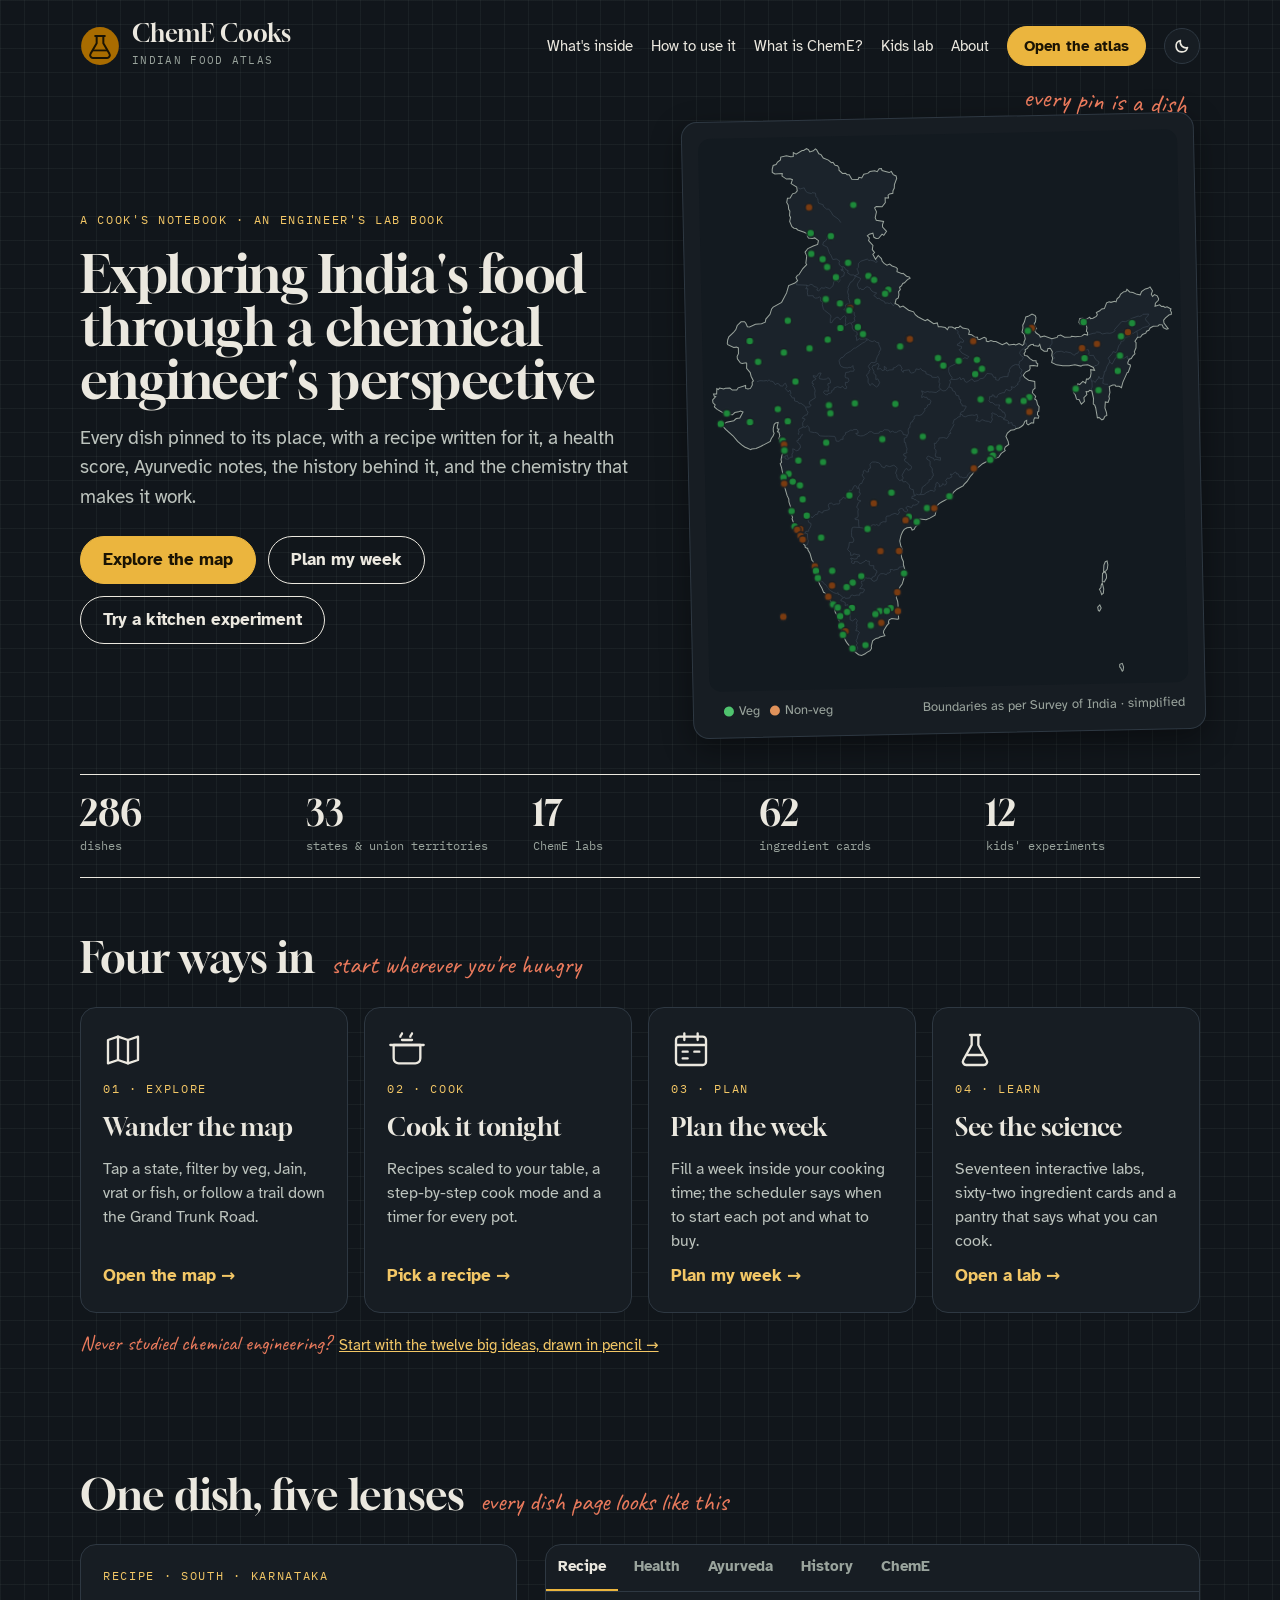
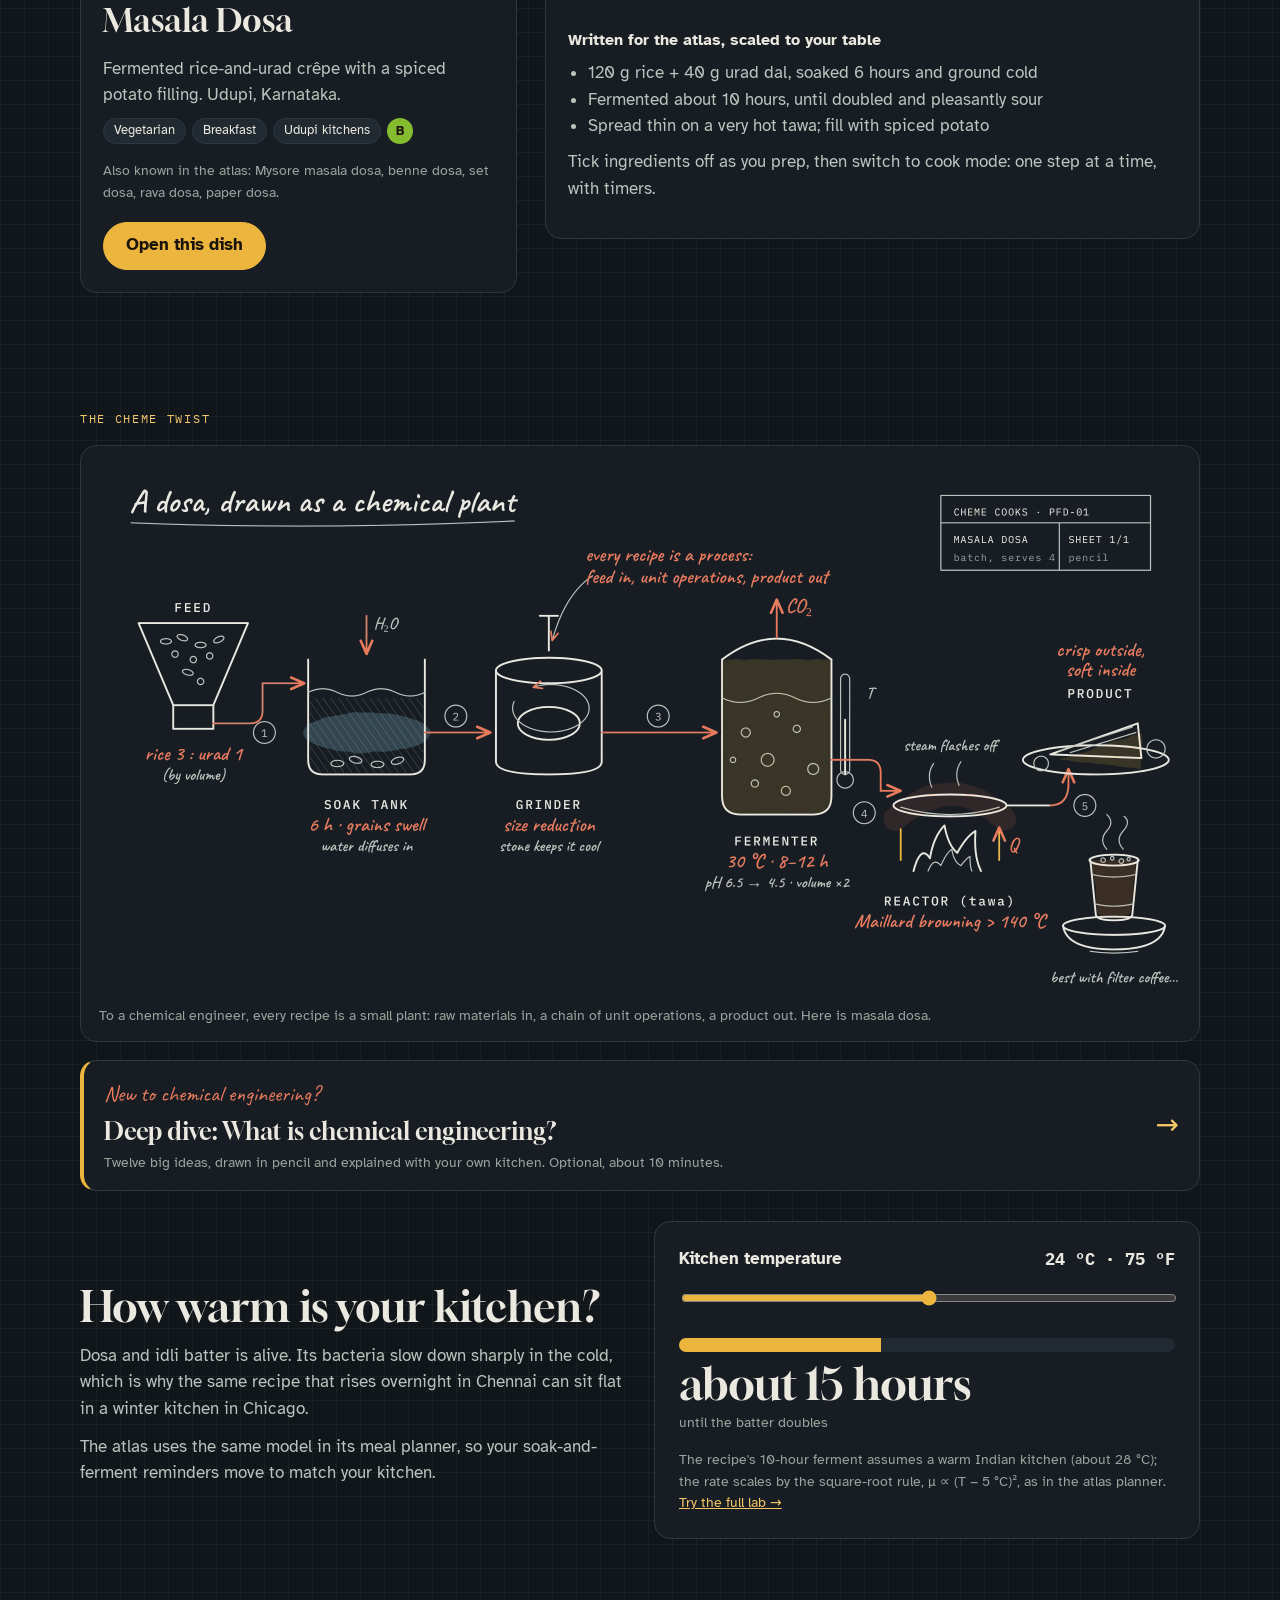
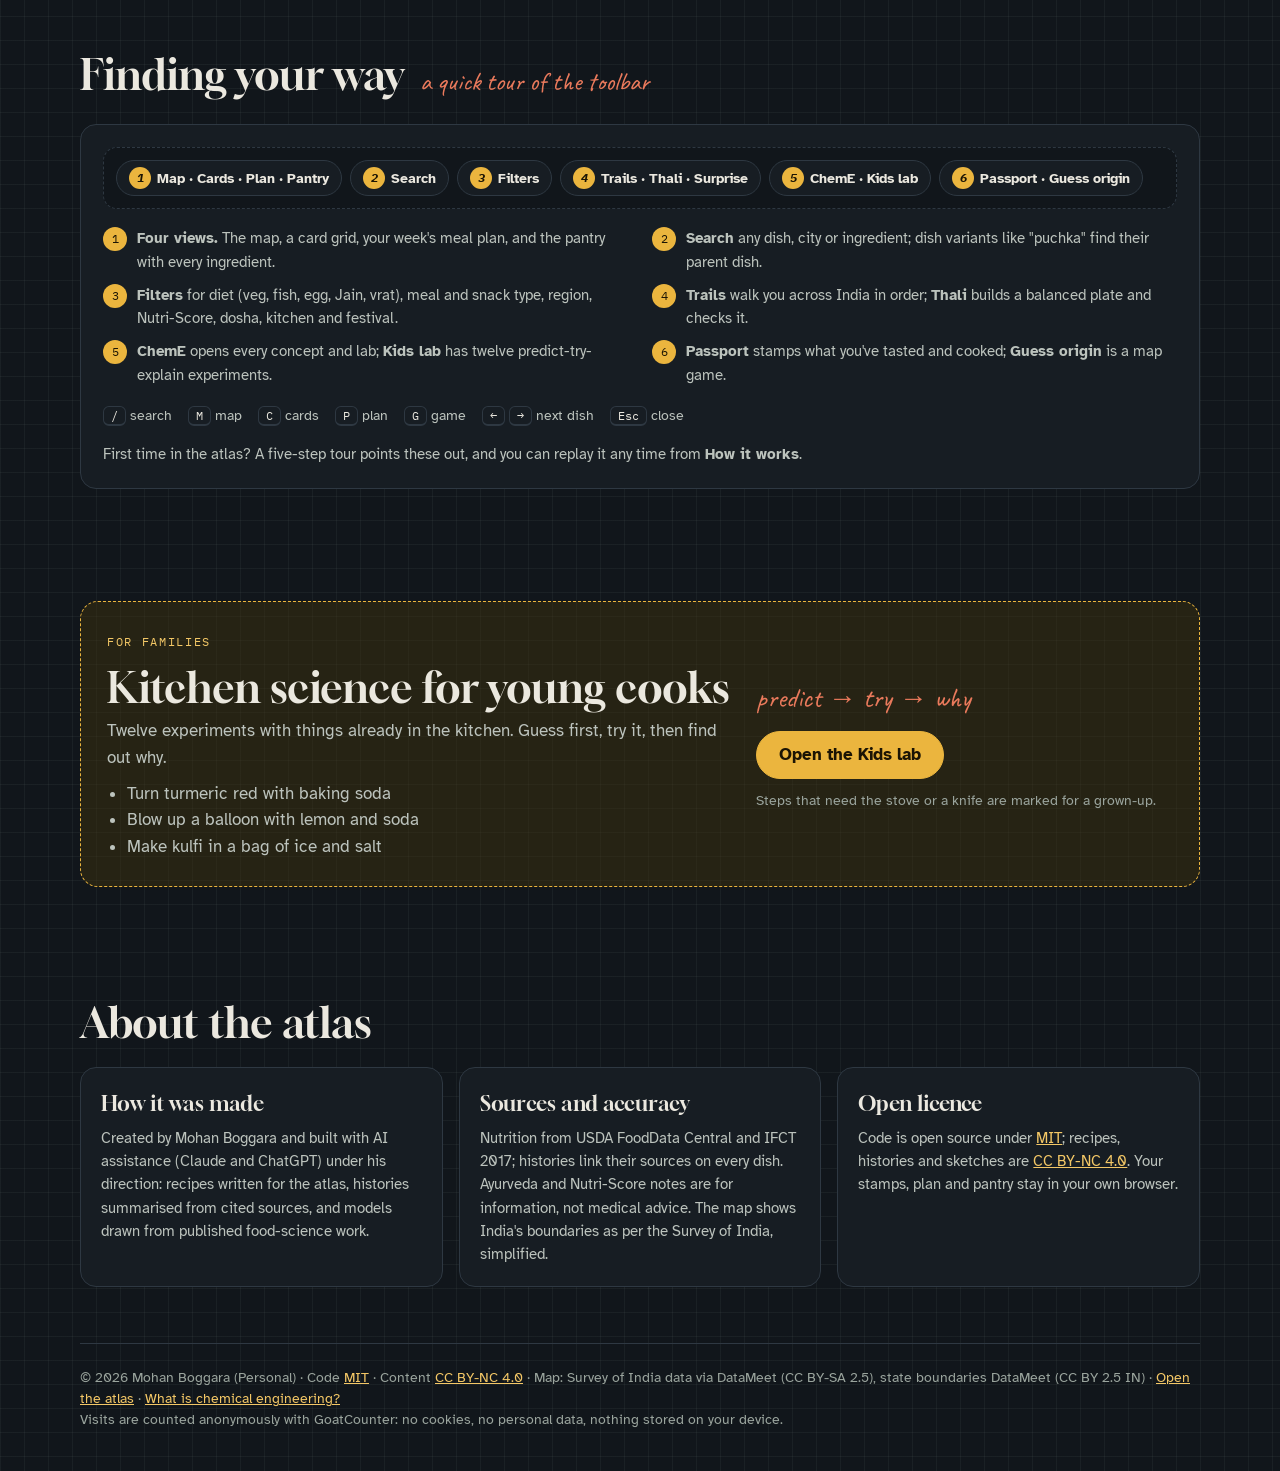
<file: docs/index.html>
<!doctype html>
<html lang="en">
<head>
<meta charset="utf-8">
<meta name="viewport" content="width=device-width, initial-scale=1">
<title>ChemE Cooks: Exploring India's food through a chemical engineer's perspective</title>
<meta name="description" content="An interactive atlas of 286 Indian dishes: recipes, Nutri-Score, Ayurveda, history, chemical-engineering labs, a meal planner and kitchen science for kids.">
<meta property="og:title" content="ChemE Cooks: Exploring India's food through a chemical engineer's perspective">
<meta property="og:description" content="286 Indian dishes on a map, with recipes, history and the chemistry that makes them work.">
<meta property="og:type" content="website">
<meta property="og:site_name" content="ChemE Cooks">
<link rel="canonical" href="https://cheme-cooks.ekaneka.org/">
<meta property="og:url" content="https://cheme-cooks.ekaneka.org/">
<meta property="og:image" content="https://cheme-cooks.ekaneka.org/og-dosa.png">
<meta property="og:image:width" content="1200">
<meta property="og:image:height" content="630">
<meta property="og:image:alt" content="Pencil sketch of a masala dosa drawn as a chemical plant: feed, soak tank, grinder, fermenter, tawa reactor, product">
<meta name="twitter:card" content="summary_large_image">
<meta name="twitter:title" content="ChemE Cooks: Exploring India's food through a chemical engineer's perspective">
<meta name="twitter:description" content="286 Indian dishes on a map, with recipes, history and the chemistry that makes them work.">
<meta name="twitter:image" content="https://cheme-cooks.ekaneka.org/og-dosa.png">
<meta name="twitter:image:alt" content="Pencil sketch of a masala dosa drawn as a chemical plant: feed, soak tank, grinder, fermenter, tawa reactor, product">
<link rel="preconnect" href="https://fonts.googleapis.com">
<link rel="stylesheet" href="https://fonts.googleapis.com/css2?family=Gloock&family=Atkinson+Hyperlegible:wght@400;700&family=IBM+Plex+Mono:wght@400;500&family=Caveat:wght@600&display=swap">
<link rel="icon" href="data:image/svg+xml,%3Csvg xmlns='http://www.w3.org/2000/svg' viewBox='0 0 36 36'%3E%3Ccircle cx='18' cy='18' r='17' fill='%23a96c00'/%3E%3Cpath d='M13 9h10M15 9v6.5L9.5 25a2.5 2.5 0 0 0 2.2 3.8h12.6a2.5 2.5 0 0 0 2.2-3.8L21 15.5V9' fill='none' stroke='%231b1404' stroke-width='1.8'/%3E%3C/svg%3E">
<script>(function(){var t;try{t=localStorage.getItem("cc-theme")}catch(e){}document.documentElement.setAttribute("data-theme",t==="light"?"light":"dark")})();</script>
<style>
:root{
  --paper:#eef1ea; --panel:#fafbf7; --panel-2:#e3e8dd; --rule:#cfd6c8; --grid:rgba(52,92,72,.08);
  --ink:#1b222a; --ink-2:#3e4852; --muted:#5d6862;
  --turmeric:#a96c00; --turmeric-ink:#7a4d00; --turmeric-soft:#f4e2ad; --chili:#b1381d; --veg:#1d8a3a; --nonveg:#7a3b10;
  --land:#fbfbf6; --sea:#e1e8e5; --state-line:#b8c1b4; --border:#46505b;
  --f-display:"Gloock",Georgia,serif; --f-body:"Atkinson Hyperlegible",system-ui,-apple-system,"Segoe UI",sans-serif;
  --f-mono:"IBM Plex Mono",ui-monospace,Menlo,monospace; --f-hand:"Caveat",cursive;
  --shadow:0 10px 30px rgba(27,34,42,.10);
}
@media (prefers-color-scheme: dark){:root:not([data-theme="light"]){
  --paper:#11161b; --panel:#171d23; --panel-2:#212931; --rule:#2e3842; --grid:rgba(200,225,210,.05);
  --ink:#ebe8df; --ink-2:#bcc3bd; --muted:#9aa49d;
  --turmeric:#ebb53e; --turmeric-ink:#f3c766; --turmeric-soft:#40330f; --chili:#ea7a5c; --veg:#4fc36e; --nonveg:#e0925a;
  --land:#1b232b; --sea:#131a20; --state-line:#3a4652; --border:#9aa49d; --shadow:0 10px 30px rgba(0,0,0,.4);
}}
:root[data-theme="dark"]{
  --paper:#11161b; --panel:#171d23; --panel-2:#212931; --rule:#2e3842; --grid:rgba(200,225,210,.05);
  --ink:#ebe8df; --ink-2:#bcc3bd; --muted:#9aa49d;
  --turmeric:#ebb53e; --turmeric-ink:#f3c766; --turmeric-soft:#40330f; --chili:#ea7a5c; --veg:#4fc36e; --nonveg:#e0925a;
  --land:#1b232b; --sea:#131a20; --state-line:#3a4652; --border:#9aa49d; --shadow:0 10px 30px rgba(0,0,0,.4);
}
*{box-sizing:border-box}
html{scroll-behavior:smooth}
body{margin:0;background-color:var(--paper);background-image:linear-gradient(var(--grid) 1px,transparent 1px),linear-gradient(90deg,var(--grid) 1px,transparent 1px);background-size:24px 24px;color:var(--ink);font-family:var(--f-body);font-size:17px;line-height:1.55}
a{color:var(--turmeric-ink)}a:hover{color:var(--chili)}
.wrap{max-width:1160px;margin:0 auto;padding:0 20px}
.mono{font-family:var(--f-mono)}
.kick{font-family:var(--f-mono);font-size:12px;letter-spacing:.14em;color:var(--turmeric-ink);text-transform:uppercase}
.hand{font-family:var(--f-hand);color:var(--chili)}
h1,h2,h3{font-family:var(--f-display);font-weight:400;margin:0}
h2{font-size:clamp(30px,4vw,42px);line-height:1.1}
section{padding:56px 0}
.btn{display:inline-flex;align-items:center;justify-content:center;min-height:48px;padding:0 22px;border-radius:999px;font-weight:700;text-decoration:none;border:1.5px solid var(--ink);color:var(--ink);background:transparent}
.btn:hover{background:var(--panel);color:var(--ink)}
.btn.acc{background:var(--turmeric);border-color:var(--turmeric);color:#1b1404}.btn.acc:hover{filter:brightness(1.05);color:#1b1404}
.card{background:var(--panel);border:1px solid var(--rule);border-radius:16px}
/* header */
.top{display:flex;justify-content:space-between;align-items:center;gap:14px;flex-wrap:wrap;padding:20px 0}
.brand{display:flex;align-items:center;gap:12px;text-decoration:none;color:var(--ink)}
.brand b{font-family:var(--f-display);font-weight:400;font-size:24px;line-height:1.1;display:block}
.brand small{font-family:var(--f-mono);font-size:11px;letter-spacing:.12em;color:var(--muted)}
.nav{display:flex;gap:18px;align-items:center;flex-wrap:wrap}
.nav a{color:var(--ink);text-decoration:none;font-size:15px}.nav a:hover{color:var(--turmeric-ink)}
.nav .btn{min-height:40px;font-size:15px;padding:0 16px}
/* hero */
.hero{display:grid;grid-template-columns:minmax(0,1.05fr) minmax(0,.95fr);gap:40px;align-items:center;padding:24px 0 40px}
.hero h1{font-size:clamp(34px,4.4vw,52px);line-height:1.02;letter-spacing:-.01em;margin:14px 0 18px}
.hero p.lead{font-size:19px;color:var(--ink-2);max-width:560px;margin:0 0 24px}
.ctas{display:flex;gap:12px;flex-wrap:wrap}
.mapcard{position:relative;padding:16px;transform:rotate(-1.2deg);box-shadow:var(--shadow)}
.mapcard .note{position:absolute;right:6px;top:-34px;font-size:27px;transform:rotate(4deg)}
.hmap{display:block;width:100%;height:auto;background:var(--sea);border-radius:12px}
.hmap .hl{fill:var(--land)}.hmap .hs{fill:none;stroke:var(--state-line);stroke-width:.7}.hmap .hb{fill:none;stroke:var(--border);stroke-width:1.1}
.hmap circle{stroke:var(--panel);stroke-width:1.4;opacity:0;animation:drop .5s cubic-bezier(.2,1.4,.4,1) forwards;transform-box:fill-box;transform-origin:center}
@keyframes drop{from{opacity:0;transform:translateY(-14px) scale(.6)}to{opacity:1;transform:none}}
.mapcap{display:flex;justify-content:space-between;gap:10px;flex-wrap:wrap;padding:10px 4px 0;font-size:13px;color:var(--muted)}
.mapcap i{display:inline-block;width:10px;height:10px;border-radius:50%;margin:0 5px 0 10px;vertical-align:-1px}
/* stats */
.stats{display:grid;grid-template-columns:repeat(5,minmax(0,1fr));gap:12px;border-top:1.5px solid var(--ink);border-bottom:1.5px solid var(--ink);padding:18px 0}
.stats b{font-family:var(--f-display);font-weight:400;font-size:36px;display:block;line-height:1.1}
.stats span{font-family:var(--f-mono);font-size:12px;color:var(--muted)}
/* four ways */
.shead{display:flex;align-items:baseline;gap:16px;flex-wrap:wrap;margin-bottom:22px}
.shead .hand{font-size:26px}
.ways{display:grid;grid-template-columns:repeat(4,minmax(0,1fr));gap:16px}
.way{padding:22px;display:flex;flex-direction:column;gap:10px;text-decoration:none;color:var(--ink);transition:transform .15s,box-shadow .15s}
.way:hover{transform:translateY(-3px);box-shadow:var(--shadow);color:var(--ink)}
.way h3{font-size:25px}.way p{margin:0;font-size:15.5px;color:var(--ink-2)}
.way .go{margin-top:auto;font-weight:700;color:var(--turmeric-ink)}
.way svg{stroke:var(--ink)}
/* lenses */
.lens{display:grid;grid-template-columns:minmax(0,.8fr) minmax(0,1.2fr);gap:28px;align-items:start}
.dishcard{padding:22px;display:flex;flex-direction:column;gap:10px}
.dishcard h3{font-size:32px}
.chips{display:flex;gap:6px;flex-wrap:wrap}
.chip{font-size:12.5px;border:1px solid var(--rule);border-radius:999px;padding:2px 10px;background:var(--panel-2)}
.ns{display:inline-grid;place-items:center;width:26px;height:26px;border-radius:50%;background:#85bb2f;color:#1b1404;font-weight:700;font-size:13px}
.tabs{display:flex;gap:4px;flex-wrap:wrap;border-bottom:1px solid var(--rule);margin-bottom:16px}
.tabs button{font:inherit;font-weight:700;font-size:15px;border:0;background:none;color:var(--muted);padding:10px 12px;border-bottom:2.5px solid transparent;cursor:pointer;min-height:44px}
.tabs button[aria-selected="true"]{color:var(--ink);border-bottom-color:var(--turmeric)}
.tabpanel{padding:20px 22px;min-height:230px}
.tabpanel h4{margin:0 0 8px;font-size:16px}
.tabpanel p{margin:0 0 10px;color:var(--ink-2)}
.tabpanel ul{margin:0 0 10px;padding-left:20px;color:var(--ink-2)}
.dosha{display:flex;gap:8px}.dosha span{font-family:var(--f-mono);font-size:13px;border:1px solid var(--rule);border-radius:8px;padding:4px 10px}
.pfd{display:flex;align-items:center;flex-wrap:wrap;gap:6px;margin:8px 0}
.pfd div{border:1.5px solid var(--ink);border-radius:8px;padding:6px 10px;font-size:14px;background:var(--panel)}
.pfd em{font-style:normal;color:var(--muted)}
.waysnote{margin:14px 0 0;font-size:15px}.waysnote .hand{font-size:21px;margin-right:4px}
/* chemE twist */
.deeplink{display:grid;grid-template-columns:1fr auto;gap:2px 16px;align-items:center;padding:16px 20px;margin:-8px 0 30px;text-decoration:none;color:var(--ink);border-left:4px solid var(--turmeric)}
.deeplink:hover{border-color:var(--turmeric);color:var(--ink)}.deeplink:hover .arr{transform:translateX(4px)}
.deeplink .hand{font-size:22px;grid-column:1}.deeplink b{font-family:var(--f-display);font-weight:400;font-size:24px;grid-column:1}
.deeplink small{color:var(--muted);font-size:14px;grid-column:1}.deeplink .arr{grid-column:2;grid-row:1/4;font-size:28px;color:var(--turmeric-ink);transition:transform .2s}
.pfdsk{width:100%;height:auto;display:block;--pencil:var(--ink-2);--lead:var(--ink)}
.pfdsk #pfdArt{filter:url(#pA)}
.pfdsk .ln{fill:none;stroke:var(--lead);stroke-width:2.1;stroke-linecap:round;stroke-linejoin:round}
.pfdsk .ln.thin{stroke-width:1.3;stroke:var(--pencil)}
.pfdsk .hl{stroke:var(--pencil);stroke-width:1;opacity:.55}
.pfdsk .hfill{opacity:.7}
.pfdsk .pipe{fill:none;stroke:var(--chili);stroke-width:2;stroke-linecap:round}
.pfdsk .pipe.q{stroke:var(--turmeric)}
.pfdsk .mk{fill:none;stroke:var(--chili);stroke-width:1.6;stroke-linecap:round;stroke-linejoin:round}
.pfdsk .grain *{fill:none;stroke:var(--pencil);stroke-width:1.3}
.pfdsk .bub *{fill:none;stroke:var(--pencil);stroke-width:1.3}
.pfdsk .hd{font-family:var(--f-hand);font-size:36px;fill:var(--lead)}
.pfdsk .lb{font-family:var(--f-mono);font-size:14px;letter-spacing:.14em;fill:var(--lead);font-weight:500}
.pfdsk .nt{font-family:var(--f-hand);font-size:22px;fill:var(--chili)}
.pfdsk .nt.sm{font-size:18px;fill:var(--ink-2)}
.pfdsk .sn{font-family:var(--f-mono);font-size:12px;fill:var(--pencil)}
.pfdsk .tb{font-family:var(--f-mono);font-size:11px;letter-spacing:.08em;fill:var(--lead)}
.pfdsk .tb.sm{fill:var(--muted)}
.pfdsk .w-blue{fill:#7fb2c9;opacity:.28}
.pfdsk .w-brn{fill:#8a5a2b;opacity:.32}
.pfdsk .w-yel{fill:var(--turmeric);opacity:.16}
.pfdsk .w-red{fill:none;stroke:var(--chili);stroke-width:26;opacity:.12;stroke-linecap:round}
.pfdsk #pfdWash{filter:url(#pfdB)}
.pfdfig{margin:14px 0 26px;padding:12px}
.pfdscroll{overflow-x:auto;-webkit-overflow-scrolling:touch}
.pfdfig figcaption{font-size:14px;color:var(--muted);margin:8px 6px 2px}
@media (max-width:760px){.pfdscroll .pfdsk{min-width:760px}.pfdfig figcaption::after{content:" Swipe sideways to see the whole plant."}}

.twist{display:grid;grid-template-columns:minmax(0,1fr) minmax(0,1fr);gap:28px;align-items:center}
.lab{padding:24px}
.lab label{display:flex;justify-content:space-between;font-weight:700;margin-bottom:8px}
.lab input[type=range]{width:100%;accent-color:var(--turmeric);height:32px}
.gauge{height:14px;border-radius:7px;background:var(--panel-2);overflow:hidden;margin:16px 0 8px}
.gauge i{display:block;height:100%;background:var(--turmeric);transition:width .25s}
.big{font-family:var(--f-display);font-size:44px;line-height:1.1}
.lab small{color:var(--muted)}
/* nav guide */
.guide{padding:22px}
.bar{display:flex;flex-wrap:wrap;gap:8px;align-items:center;padding:12px;border:1px dashed var(--rule);border-radius:14px;background:var(--paper)}
.bar span{display:inline-flex;align-items:center;gap:6px;border:1px solid var(--rule);background:var(--panel);border-radius:999px;padding:6px 12px;font-size:14px;font-weight:700}
.bar .n{display:inline-grid;place-items:center;width:22px;height:22px;border-radius:50%;background:var(--turmeric);color:#1b1404;font-size:12px;font-family:var(--f-mono)}
.legend{display:grid;grid-template-columns:repeat(2,minmax(0,1fr));gap:10px 24px;margin-top:18px}
.legend div{display:flex;gap:10px;align-items:flex-start;font-size:15px;color:var(--ink-2)}
.legend .n{flex:none;display:inline-grid;place-items:center;width:24px;height:24px;border-radius:50%;background:var(--turmeric);color:#1b1404;font-size:12px;font-family:var(--f-mono)}
.keys{display:flex;gap:16px;flex-wrap:wrap;margin-top:18px;font-size:14px;color:var(--ink-2)}
kbd{font-family:var(--f-mono);font-size:12px;border:1px solid var(--rule);border-bottom-width:2px;border-radius:6px;padding:1px 7px;background:var(--panel);color:var(--ink)}
/* families + about */
.fam{display:grid;grid-template-columns:minmax(0,1.2fr) minmax(0,.8fr);gap:24px;align-items:center;padding:26px;border:1.5px dashed var(--turmeric);border-radius:18px;background:color-mix(in srgb,var(--turmeric-soft) 45%,transparent)}
.fam ul{margin:10px 0 0;padding-left:20px;color:var(--ink-2)}
.about{display:grid;grid-template-columns:repeat(3,minmax(0,1fr));gap:16px}
.about .card{padding:20px}.about h3{font-size:21px;margin-bottom:6px}.about p{margin:0;font-size:15px;color:var(--ink-2)}
footer{border-top:1px solid var(--rule);padding:24px 0 40px;font-size:13.5px;color:var(--muted)}
/* reveal */
.rv{opacity:0;transform:translateY(14px);transition:opacity .6s,transform .6s}.rv.on{opacity:1;transform:none}
@media (prefers-reduced-motion:reduce){*{animation:none!important;transition:none!important}.hmap circle{opacity:1}.rv{opacity:1;transform:none}html{scroll-behavior:auto}}
@media (max-width:900px){
  .hero,.lens,.twist,.fam{grid-template-columns:1fr}
  .ways{grid-template-columns:repeat(2,minmax(0,1fr))}
  .about{grid-template-columns:1fr}
  .stats{grid-template-columns:repeat(3,minmax(0,1fr))}
  .mapcard{transform:none}
}
@media (max-width:560px){
  body{font-size:16px}
  .ways,.legend{grid-template-columns:1fr}
  .stats{grid-template-columns:repeat(2,minmax(0,1fr))}
  .nav a:not(.btn){display:none}
  section{padding:40px 0}
}
.themebtn{display:inline-flex;align-items:center;justify-content:center;width:36px;height:36px;border-radius:999px;border:1px solid var(--rule);background:var(--panel,transparent);color:var(--ink);cursor:pointer;padding:0;flex:none}
.themebtn:hover{border-color:var(--ink)}.themebtn .i-moon{display:none}
:root[data-theme="dark"] .themebtn .i-sun{display:none}:root[data-theme="dark"] .themebtn .i-moon{display:block}
@media (prefers-color-scheme: dark){:root:not([data-theme="light"]) .themebtn .i-sun{display:none}:root:not([data-theme="light"]) .themebtn .i-moon{display:block}}
</style>
<style>.skimg{width:100%;height:auto;display:block}</style>
</head>
<body>
<div class="wrap">
<header class="top">
  <a class="brand" href="./">
    <svg width="40" height="40" viewBox="0 0 36 36" aria-hidden="true"><circle cx="18" cy="18" r="17" fill="#a96c00"/><path d="M13 9h10M15 9v6.5L9.5 25a2.5 2.5 0 0 0 2.2 3.8h12.6a2.5 2.5 0 0 0 2.2-3.8L21 15.5V9" fill="none" stroke="#1b1404" stroke-width="1.8" stroke-linejoin="round"/><path d="M11.5 22h13" stroke="#1b1404" stroke-width="1.6"/></svg>
    <span><b>ChemE Cooks</b><small>INDIAN FOOD ATLAS</small></span>
  </a>
  <nav class="nav" aria-label="Main">
    <a href="#lenses">What's inside</a>
    <a href="#guide">How to use it</a>
    <a href="cheme/">What is ChemE?</a>
    <a href="atlas/#kids">Kids lab</a>
    <a href="#about">About</a>
    <a class="btn acc" href="atlas/">Open the atlas</a>
    <button class="themebtn" type="button"><svg class="i-sun" width="16" height="16" viewBox="0 0 16 16" fill="none" stroke="currentColor" stroke-width="1.6" stroke-linecap="round" aria-hidden="true"><circle cx="8" cy="8" r="3"/><path d="M8 1v1.6M8 13.4V15M1 8h1.6M13.4 8H15M3 3l1.1 1.1M11.9 11.9 13 13M3 13l1.1-1.1M11.9 4.1 13 3"/></svg><svg class="i-moon" width="16" height="16" viewBox="0 0 16 16" fill="none" stroke="currentColor" stroke-width="1.6" stroke-linejoin="round" aria-hidden="true"><path d="M13.5 9.6A5.8 5.8 0 0 1 6.4 2.5a5.8 5.8 0 1 0 7.1 7.1z"/></svg></button>
  </nav>
</header>

<main>
<section class="hero" aria-labelledby="h1">
  <div>
    <span class="kick">A cook's notebook · an engineer's lab book</span>
    <h1 id="h1">Exploring India's food through a chemical engineer's perspective</h1>
    <p class="lead">Every dish pinned to its place, with a recipe written for it, a health score, Ayurvedic notes, the history behind it, and the chemistry that makes it work.</p>
    <div class="ctas">
      <a class="btn acc" href="atlas/">Explore the map</a>
      <a class="btn" href="atlas/#plan">Plan my week</a>
      <a class="btn" href="atlas/#kids">Try a kitchen experiment</a>
    </div>
  </div>
  <div class="card mapcard">
    <span class="note hand" aria-hidden="true">every pin is a dish</span>
    <a href="atlas/" aria-label="Open the atlas map"><svg class="hmap" viewBox="0 0 520 600" role="img" aria-label="Map of India with a pin for each dish's place of origin">
<path d="M82.1,323.9L81.2,320L79.7,319.5L81.3,316.6L79.6,316.3L79.5,314.1L80.6,309.3L77.9,309.8L76.3,311.3L75.1,316.1L75.2,319.2L76,321L74.8,324.1L72.8,326.6L71.6,329.7L61,335.1L56,337.1L51.2,337.7L50.3,338.4L43.7,335.3L40.5,333L36.2,328.9L31.2,322.8L23.5,315.8L19,310.6L17.7,308.2L18.9,305.9L22.7,309.2L24.7,307.9L32.5,306.5L35.2,304.2L39.1,303.7L42.7,297.2L40,296.1L37.9,297L33.8,297.7L31.2,300L26.5,299.5L22.3,298.4L14.7,293.8L11.7,291.1L12.6,288.9L10.3,286.6L10,283.4L13.4,279.9L11.9,279.5L11.1,277.1L14.5,277.1L14.8,271.3L16.3,272.3L17.9,270.7L22.2,271.9L24.2,271.1L29,271L31.5,273.2L36.4,273.3L38,270.9L46.1,268.5L46.1,271.7L48.6,272.3L51.3,271.8L53.4,268L53.3,265L54.7,263.8L52.3,258.6L51.4,254.6L47.6,249.9L47.8,244.6L47.2,243.8L42.9,244.6L40.9,243.9L37.8,239.5L37.6,236.6L39.1,233.8L39.1,227.6L37,226.7L34.1,227.1L27.7,223.9L27.2,222.7L27.7,218.7L29,215.4L33.9,211L36.8,207.6L38.4,203.2L42.6,199.3L46.4,199.3L47.8,201L49.4,204.8L51.8,205.1L58.2,202.4L64.8,201.9L68.9,200.2L69.6,196.9L74.2,191.8L76.1,186L77.8,184.1L87.1,179.1L92.7,169L95.1,161L101.9,158.5L104.9,156L103.3,152.6L104.8,150.1L106.5,149.5L110.9,142.9L115.1,138.7L114.3,137.1L115.4,129.3L113.7,125.2L116.8,121.3L122.7,118.7L127.5,117.1L128.5,113L124.5,109.9L121.7,110.5L117.7,109.9L116.6,108.1L116.5,105.2L113.2,103.5L106.3,100.9L104.6,99.3L102.2,98.9L100,97.2L97.7,91.4L98.7,87.1L97.7,85.1L98.1,80.4L96.9,78.2L96.5,73.7L94.9,70.8L95.8,66.2L98.7,66L101.4,61.6L104.7,60.6L106.6,58.5L106.1,54.2L100.1,50.4L101.6,46.2L99,45.2L95.1,45.4L90.4,42.1L90.7,39.4L82.7,39.6L79.9,37.8L79.9,34.5L81,30.4L84.2,29.4L85.9,26.7L89.1,24.5L89.5,21.4L95.6,20.1L100.2,21.3L103,21L103.2,16.8L106.2,18.7L112.8,14.8L114.5,14.8L117.6,12.9L119.7,14L121.1,16.5L125,15.4L127.2,13.4L128.6,14.5L130.9,18.7L133.2,19.7L135.6,23.4L141.1,25.8L144.3,28.6L146,28.3L148.3,31.5L150.9,32.1L152.4,34.4L152.4,37L156.1,40.6L159.3,40.4L161.1,42.1L163.4,42.1L166.1,47L172.9,47.4L173.9,45.1L176.9,45.9L179.2,42L183.5,41.1L185.9,39.2L191.1,38.4L193.8,39.5L196,36.4L198.5,36.2L199.1,38.3L206.8,40.7L209.1,39.5L211.1,43L214.2,44.5L214.8,47.3L212.2,53.8L212,57.6L210.5,60.5L210.3,63.3L206.7,63.9L205.1,65.2L205.5,68.2L201.8,68L201.9,73.3L198.3,77.6L192,77.2L190.2,78.8L192.1,83L190.6,89.4L191.7,92.2L199.6,93.7L198.3,97.3L198.4,99.6L202.6,104.4L199.5,108.7L197.7,107.4L193.8,111.7L191.1,112L188.8,110.6L187.7,106.1L183.8,107.1L181.7,108.9L183.8,111.1L182.9,114L187.5,119.5L186.7,123.9L189.1,127.2L187.2,129L190,134.5L193,130.4L196.4,133.9L197.2,136.9L199.2,139.2L202.2,141.1L205.2,140.1L207.9,142.1L212.1,143.7L213.5,145.1L213,148.4L218.5,150.8L219.6,150.4L223.3,153.6L226.5,154.6L227.1,155.9L224.2,157.3L220.9,160.7L219,161.4L217.5,164L215.5,165.4L216.2,168L214.3,170.1L214.6,173.4L213.8,176.9L211.4,178.4L210.2,182.9L213.8,184.8L215.5,187L218.8,185.8L224.8,190.5L230.1,192.4L231.9,195.5L234.6,197.8L242.5,202.2L245,201L251.6,205.8L255.6,205L256.6,209.2L259.7,209.2L264.2,210.2L266.4,212.6L267.9,209.7L271.5,209.8L275.2,211.7L275.6,210.4L278.7,210.5L280.3,208.8L283,211.2L289.1,212.4L290.3,214.6L289.4,218.1L292.6,218.5L296.1,221.4L299,221.5L299.2,223.6L301.4,224L306.1,221.7L308.3,222.9L308.4,225.8L310.3,226.5L313.4,225.4L316.2,226.4L318.8,226.4L325.6,230.1L330.4,228L332.9,230.5L338.4,229.8L340.3,230.7L343.9,229.3L347.6,231.4L349.1,229.9L349.3,227.6L350.7,224.4L349.8,219.4L347.3,216.9L348.5,212.6L348.3,209.4L350.1,206L351.8,200.5L354.3,199.9L358.6,197.4L362,199.2L362.8,201.5L362.2,206L360.8,208L361.1,210.1L363.1,213.6L361.5,214.2L361.4,216.3L362.8,218.2L366.3,220.9L367.1,222.7L371.5,221.7L379.6,224.7L385.4,223.4L386.1,221.7L389.2,220.9L393.4,223.4L400.3,223.2L400.9,222.5L405.2,223.2L412,222.6L414.9,220.6L418.4,221.5L418.5,218.8L417.2,217.5L417.9,213.6L417,210L410.7,209.6L409.2,207.6L410.3,203.4L413.7,203.2L414.6,204.9L417.7,204.2L421.2,202.2L422,203.8L424.6,203.4L428.3,201.5L429.5,199.7L428.5,197.2L432.2,195.5L434.4,193.6L437.3,193.2L439.8,187L442.6,186L444.5,186.6L448.6,185.5L450.1,186.2L451.2,182.9L454,180.7L455,178.1L458.8,175.3L461,175.2L462.2,172.9L465.1,175.7L468.7,176.4L472.9,178.5L476.5,179.1L478,175.5L482.1,172.8L485.1,172.2L487.3,170.7L489.9,175L488.5,178.8L489.8,181.2L491.9,179.2L494.9,180.6L496.4,183.9L496,185.4L492.8,188.5L492.3,191.8L497.3,190.4L499.3,192.2L501.4,192L503.1,193.4L505.3,192.6L509.6,195.2L508.8,196.5L510,199L509.6,201.3L507.5,201.4L503.4,204.7L501.3,207L501.6,210.2L506.1,216.5L504.2,217L500.8,215.3L499.7,212.2L496.5,211.9L495,213.3L489.9,213.6L486.5,215.3L485,217.8L482.6,218.7L481.6,220.9L478,222.2L475.9,225L472.7,225.1L469.7,229.4L470.9,230.9L470.7,236.5L468.8,240.9L469.4,243L467.4,244.9L465.3,248.1L463.1,248.7L461.5,252.1L461.6,253.9L464.1,255L464.2,256.4L461.7,262.9L460.7,263L455.7,273.4L454,279.4L451.5,277.8L447.9,277.8L447.1,276.5L444.6,276.4L440.8,277.9L441.4,284.5L440.2,288.7L440.7,291.2L439.1,295.2L436.2,294.5L435.6,301L437.2,306.1L437.5,309.2L435.3,310.2L433.9,313.1L432,313.9L428.9,311.2L427.2,311.7L425.6,300.9L424.6,297.7L423.1,296.6L423.4,290.4L421.8,282.4L419.2,281.6L418,283.1L415.6,282.8L416.3,286.2L413,289.5L413.5,293.5L410.1,296.4L407.8,291.5L405,290.9L403.7,286.1L402.1,284L402.1,281.2L404.3,276.8L405.6,276.8L406.7,274.4L408.9,275L412.3,271.8L415.2,273.7L416.2,269.2L418.3,269.4L420.6,266.9L421.3,263L421,259.2L425.2,260L424,256.9L418,253.9L412.3,254.2L410.5,255.1L404,253.5L397.8,254.4L390.9,254.2L384,253.2L378.8,250.4L380,245.7L379.1,243.2L379.8,238.8L377.8,235.4L375.1,235.2L374.3,238.3L370.9,238.1L367.6,235.6L366.3,230.6L364.8,232.6L359.7,231.8L359.3,230.4L356.5,230.9L353.7,232.6L353.2,234.3L350.3,236.2L350.6,237.9L349.1,240.3L349.5,242.2L352.6,243L355.3,245.9L358.7,248.2L361.9,248.2L362.1,250.5L363.7,251.6L363.4,254.3L359.3,253.5L355.1,253.6L355.3,256.8L354.3,258.5L350.3,260.3L347.7,263.8L349.2,266.1L353.4,269.3L360,270.8L360.2,278L357.9,279.9L357.2,283.1L360.7,287L359.6,289.8L361.6,291.2L362.5,295.9L364.2,298.2L363.7,303.4L362.5,303.8L362.2,306.9L363.7,308.5L363.1,310.8L359.1,310.2L358.2,312.1L357.9,315.8L355.5,315.6L351.9,317.8L350.3,316.3L350.4,312.7L348.4,313.8L346.8,317.3L344.6,319.3L341.7,320.9L338.4,321.5L336.8,322.8L332.8,323.2L329.2,326.1L327.5,329.7L329.8,335.2L330.4,338.5L326.5,341.3L325.6,343.5L326.4,345.1L322,348L319.2,352.1L313.7,354L307.6,355.7L301.6,358.8L293.7,365L290.3,370L288.3,371.9L284.3,377.7L280.8,381L280.3,382.2L273.1,385.9L269.2,389.3L268.2,391.2L264.7,395.2L256.7,399.2L253.4,401.2L248.9,405.4L247.9,407.7L250,408.9L248.8,413.6L243.1,416.7L238.9,418.4L232.4,417.3L230.9,418.1L229,424.3L227.2,425.7L225.7,428.6L223.6,429.2L222.2,426.1L218.1,426.7L215,428.3L213.2,430.8L211.3,435L209.9,440.9L211,446.6L212.5,449.6L211.3,456.4L211.7,459.3L213.4,463.4L213.3,466.5L215,472.7L213.4,479.7L213.5,481.6L211.5,487.6L209.4,490.2L206.7,495L204.9,502L206.3,506.6L206.6,510.2L206.5,517.9L207,525.3L205.6,525.7L199.4,524.7L196.6,526.2L195.7,528.6L196.4,529.8L193.9,532.4L190.5,537.7L190.1,540L191.6,543.2L186.1,544.6L184.4,545.7L181.8,546L178.2,548.6L176.6,554.4L176.8,556.8L175.2,559.2L171.3,561.2L169.8,562.5L165.9,564.1L162.7,563.3L157.2,558.9L150.5,550.5L149,548L145.7,540.6L144.1,531L140.6,521.2L138.2,516.4L137.4,511.9L135.4,506.5L133.3,504.4L132.1,500.9L126.9,494.9L126.1,494.9L124.2,490.1L122.2,486.5L119.3,479.3L117.3,470.4L116.9,466.8L115.5,461.1L114.2,459.9L112.2,452.4L110.1,448.6L109.8,446.8L107.2,445.6L107,443.7L105,441.3L103.4,435.7L101.3,432.9L100.2,429.4L98.2,425.5L96.4,424.3L96.2,422.1L93.5,414.1L94.1,412.7L93.3,410.5L92.9,403.8L90.5,395.9L90.4,392.8L88.6,388.8L86.1,379.3L86.4,377.2L84.7,371.4L84.8,367.2L83.2,358.1L81.9,354.1L83.4,352.8L82.9,349.6L84.1,344.5L85.8,341.8L86,339.9L84.3,334.5L81,326.8ZM448.6,578.7L450,582.7L449.3,586.4L448.4,587.1L446.8,583.6L445.7,582.6L445.9,579.6ZM425.6,514.7L427,518.1L425.2,521.4L423.9,520.8L423.2,517ZM428.7,490.9L430.2,497.5L429.7,502.1L427.8,503.6L426.9,500.3L425.5,497.9L427.2,495.9L427.5,493.3ZM432.2,479L433.4,482.1L433.5,485.6L431,489.8L428.8,489.3L429.2,480.5ZM434.5,467.3L435.2,471.3L434.5,476.1L432.9,477.9L430.4,479L430.9,471.6L432.5,468Z" class="hl"/>
<path d="M472.6,225.1L472.5,221.2L471.9,218.4L476.4,216.3L478.7,214.7L484.2,213.4L486.1,211.8L483.7,208.3L482.2,207.3L481.6,204.8L484.2,202.2L485.3,200.2L479,200.3L477.5,201.8L475.1,202.6L473.8,202.1L466,204.8L464.3,206.1L459.9,207.9L456,207.5L447.9,216.1L448.4,217.5L445.3,219.6L442.4,220.2L439.5,219.8L434.3,220.7L431.9,218.9L428.4,218.4L426.8,219.7L424.4,219.8L420,221.1L418.6,221.1M471.9,218.4L468.2,220.7L466.6,220.4L465.1,222.8L463.2,224.1L460.6,224.6L458.2,226.5L457.7,228.5L454.4,229.5L454.2,231.8L452.1,233.5L450.4,238.9L449.1,241.3L445.7,240.1L445,241.8L440,247.4L441.8,249.2L441.8,251.2L438.5,256.6L437.2,261.2L435.8,261.4L435.6,263.9L434.1,268.6L430.9,269.3L429.8,266.6L428.6,269.8L427.4,270.2L425.7,273.2L424,271.6L421.7,271.7L420.3,266.9M424,256.9L425.7,254.9L427.5,254.8L429.5,253.5L430.2,251.1L426.5,248.1L424.3,243.7L420.5,243.8L419.2,242.6L419.7,240.7L418.9,237.5L414.4,237.6L413.5,236L411.9,237.4L411.8,239.2L410.1,239.6L409.2,237.8L407.4,241L405.1,241.4L404.1,243.1L402.4,242.6L399.9,240.5L394.4,239.2L392.9,239.9L389.5,238.5L384.1,239.1L381.2,241.7L380.2,243.5L382.4,245.8L379.9,246.9L379.5,248.5M377.2,235.1L377.1,233.5L379.7,229.6L379.5,224.8M137,109.1L138.2,110.3L136,113.7L134,114.5L133,117.7L138,120.3L140.2,127.1L141.6,129L143.6,133.8L147.4,133.3L151.1,135.6L150.3,137.2L150.7,139.9L153.3,141.8L154.4,144.8L154.2,146.2L152.9,146.2L152.2,144.6L154.4,144.8M106.8,443.6L109.7,442.6L110.7,438.6L110,436.8L109.9,430.8L107.3,430.1L108.1,428.3L111.3,428.1L111.3,426.6L112.7,424.7L113.8,422L114,419.8L111.6,418.7L110.3,414.7L110.8,413.9L114.7,412.4L115.1,413.9L118.7,410.3L121.2,409.9L122.4,406.7L124.6,407.4L125.7,408.7L127.1,408.3L127.5,406.6L132.4,405.6L134.3,404.7L133.1,400.3L134.4,398.3L136.8,398.2L138.6,399.9L142,399.1L144.6,399.3L145.7,398L145.6,395.1L147.2,394.9L149.6,392L151.9,393.5L152.6,391.6L155.8,388.8L156.4,384.3L158.3,385L159.6,383.9L161.4,380.2L162.7,379.6L164.4,380.6L164.9,382.8L166.8,382.4L167.5,384.9L166.8,387.1L168.1,387.7L167.9,389.4L165,393.2L164.9,395.2L168.7,396.4L166.1,398L163.8,403.3L165.8,405L165.1,407.4L165.3,412.9L164.4,414.5L161.7,415.3L162.2,416.5L165.7,416.9L165.7,421.7L166.1,425.2L160.4,424.7L158.4,425.5L157.7,430.4L157.9,435.4L159.2,436L160.1,438.8L159.2,441.2L155.1,441.2L154.6,445.2L153.1,448.9L156.3,452.3L156.2,455.3L159.1,454.9L159.6,453.6L163.5,454.7L165.9,455L166.1,456.4L164,456.6L163,459.1L160.1,459.4L156.7,458.2L156.1,459.1L157.9,460.9L156.8,462.7L158.3,464.3L160.2,463.9L160.1,462.1L164.4,462.5L165.3,464L167.1,464.4L171.7,462L172.7,460.7L174.3,462L176.5,462.1L176.1,465.8L177.8,467L181.1,467L181.1,470.4L184.1,472.4L184.5,474.4L183.4,475.1L182.6,477.9L178.9,479.9L178.5,481.7L175.8,480.3L174.3,480.6L171.7,479.8L170,483.3L167.6,483.4L167.2,485L168.1,487.1L167.8,488.8L165.4,491.5L169.8,492L170.6,493.1L168.8,496.1L165.7,496.2L165,498.8L162.3,498.5L159.1,499.2L157.4,498.4L155.6,498.8L154.3,501.5L149.7,501.9L148.7,500.4L147.4,501.1L143.5,497.6L141.9,497.5L141.8,495.5L140,496.4L137,495.4L132.6,492.4L129,487.1L126.4,485.1L125.4,483.3L121.3,481.4L120.4,481.7M439.6,275.5L436.1,275.3L433.8,274.3L434.5,270.4L434.1,268.6M441.8,251.2L444.4,253.7L448.4,246.7L451.3,246.3L455,248.1L458.4,247.1L461.1,245.3L460.8,247.8L462.9,248.9M421.2,281.7L421.1,280L422.2,278.3L422.2,272.6L421.7,271.7M154.2,146.2L155.9,147.7L155.2,151.7L152.8,152.6L150.7,154.6L151,156.9L149.4,158.4L146.9,157L144.3,157.5L143.3,162.2L139.7,165.4L135.1,163.6L133.6,164.8L130.5,164.2L127.6,167.7L125.5,166.5L126.8,164.8L125.4,163.5L122.4,162.6L121.3,160.9L119.2,160.1L116.5,161.8L114.4,161L103.5,160.4L104.8,156M114.4,161L115,162.6L113.6,165L116,164.9L115.2,168.7L115.7,172.6L121.5,172.6L121.9,174.2L123.9,175.3L126.2,175.1L128.2,174.1L129.7,175L129.4,178.6L131.6,179.7L131.2,182.6L132.3,187.4L133.6,188.8L139.9,193.9L140.4,196.2L139.6,197.8L139.4,202.4L141.4,202.2L142.7,199.5L146.1,196.7L148.1,196.5L150.3,199.4L152.3,197L155,195.2L156.7,196.7L156,199.6L156.2,202.3L155.4,205.8L160.7,202.9L162.1,203.4L163.3,206.3L163.1,208.7L164.8,211.4L167.8,212.5L168.6,215.7L166.5,217.1L167.6,218.5L167.7,222.3L170.6,220.3L172.4,220.9L179.2,220.5L178.3,222.2L176.1,224.4L174.4,224.9L166.2,230.4L164.8,230.5L160.7,233.8L155.5,236.5L152.5,240.1L150.1,240.7L148.1,243.8L148.8,247.4L150.2,250L153.4,251.4L157.7,251.8L158.6,251L160.8,251.6L163,249.3L163.4,252.5L164.4,253.3L163.7,255.5L160.2,255.4L158.6,256.3L155.1,256.7L154.3,260.6L154.7,262.4L157.7,262.9L158.4,265.6L156.8,267.7L154.5,267.3L154.4,270.4L155.9,272.4L155.5,274L153.8,274.3L151,271.4L149.6,273.2L145.8,271.9L141.9,273.4L142.1,274.8L139.3,276.2L139.7,277.6L138,278.7L135.3,279.3L134.6,280.7L132.3,279.9L130.5,277.9L131.6,276L135.9,276.6L135.6,273.6L136.8,272L135.4,270.1L135.6,268.3L138.3,267.8L138.3,265.5L137.1,262.7L135.7,262L133.8,263.4L130.5,263.6L126.5,262.9L126.2,261.3L128.4,256.7L125.9,256.8L123.5,260.3L119.6,259.4L120.2,261.3L122.3,261.9L122.5,263.3L118.9,265.3L118.2,267.6L120.1,268.4L118.8,270.1L120.3,271.9L121.5,275.4L120.9,278.9L121.5,283.5L115.2,287.3L114.7,290.1L116.9,291.5L114.6,293.4L112,293.2L110.9,294.2L110,292.3L105.8,289.1L103.4,289L102.4,287.3L99,286.5L98.7,283L96.8,283.3L94.1,279.3L95.2,277.9L94,274.4L92.2,276.4L90.9,274.7M90.8,274.7L89.2,272.8L90.9,270.8L89.5,267L88.1,267.6L86.5,270.1L83.4,269.6L82.5,267.7L80,266.9L78.6,268.6L76.9,265.8L74.8,264.3L73.6,264.7L71.7,262.9L69.7,264.4M69.7,264.4L69.1,263.6L66.1,264M66,264L61.7,263.6L58.6,264.7M360.4,216.2L357.7,215.3L354.9,217.4L353,216.5L350.1,216.8L347.7,214.9M210.2,183L208.3,185.3L205.6,182L204,182.9L201.9,182.2L199.2,182.4L198.9,180.7L194.2,178.4L193.1,176.8L190.7,177.2L189.6,175.4L187.2,173.9L190.5,171.2L186.8,169.9L184.3,167.9L183.4,165.5L180.3,164L178,165.2L176.7,166.8L174.2,167.1L173.2,165.6L171.6,166.5L169.6,162.2L170.1,160.3L173,156.3L173.4,154.9L167.2,151.9L171.4,149.8L170.3,145.7L169.4,144.6L171.2,142.8L171.3,138.7L173.9,136.3L181.1,134.1L182.9,135.8L184.5,135.3L188.5,136.4L189.9,137.9L191.9,137.4L189.7,134.1M185.1,354.5L189,355.5L191,357.4L191.8,359.6L195.1,361.1L196.5,358.5L200.7,359.9M200.7,359.9L205.2,358.4L208.1,360.8L208.7,362.2L206.9,367.2L208,368.7L208.4,371.9L211,375.3L213.8,374.5L215,376.8L218,376.4L221.7,380.4L221.8,383.6L224.1,385.1L225.6,385.2L226.6,391.4L227.9,391.4L227.1,392.3L224.4,392.5L223.9,394.9L225.8,395L226.7,396.4L228.5,396.3L229.9,398L231.8,398.5L231.1,400.1L229.3,401.6L226.4,402.4L225,401.9L223.4,404.9L219.1,403.1L217.1,405.3L219.5,407.3L217.8,409.8L214.7,408L214.4,406.3L212.3,405.5L210,406.4L209.1,408L210.4,409.2L208.5,412.2L205.3,410.7L202.2,411.7L199.1,413.4L196.3,413.6L195.5,415.1L195.5,419.8L192.3,419.5L188.9,421.2L189,422.6L187.2,423.7L185,422.3L184,423.1L181.5,422.5L179,423.4L178.8,425L175.9,426.7L172.6,425.6L171.1,426.1L166.1,425.2M166.8,382.4L166.3,380.9L168.3,377.6L170,377.5L170.9,375L172.8,371.9L170.4,368.3L171.7,366.9L172.1,363.9L173.5,363.2L175.5,365.1L177.5,365.1L177.8,362L179.8,361.1L179.3,356.8L180.8,355.2L181.8,354.5L185,354.5M349.3,227.6L351.3,229L351.9,231.9L348.7,234.9L347.1,235.5L345,237.8L344.2,239.7L345.9,242.5L348.3,244L346.9,247.2L343.7,248.9L343.7,251L342.5,252.5L339.5,251.8L335.6,253.7L332.7,257.3L332.9,259.7L331.5,261.1L331,264.9L326.5,264.8L321.8,266.3L321.4,268.3L319.7,268.6L317.6,267.7L317.9,265.3L315.6,265.3L313.8,261.7L308.4,260.9L305.4,265.2L304,266.1L300.6,266.6L298.6,268.5L294.1,269.4L292.1,266.4L286.3,270.2L284.2,269L283.4,266.1L281.2,266.1L280,267.4L278.9,264.5L277.1,266.1L274,266.8L269.7,266.5L270.4,264.5L268.4,261.9L266.9,258.1L267.1,253.9L268,252.8L274.9,249.7L276.8,247L279.7,245.3L282.1,244.8L284.8,243.3L287.3,244.5L289.1,242.3L281.8,238.3L278.7,234.5L281.3,233.2L281.3,231.1L276.7,229.6L277.2,228.2L279.1,227.9L279.8,226L283.2,226.7L284,225.1L281.4,222.2L279.6,221.4L279.1,218.3L277.4,216.8L278.1,215.1L275.9,212.3M147.4,501.1L145.1,502.7L144.5,504.3L146.3,504.8L149.4,506.5L149.1,509.6L152.1,508.7L152.8,511.9L151.3,514L154.2,515.1L155.5,517L154.4,520L154.2,525.1L156.9,526.5L160.2,524.1L162.2,526.4L160.7,528.9L161.9,531.1L161,532.1L161.4,534L160.1,537.2L162.4,537.4L164.1,539.2L162.1,542.8L161.8,545.2L160.2,548.1L161.7,550.8L160.3,552.7L162,556.1L159.9,559.7L158.9,560.4M178.3,222.2L180.7,221.5L181.3,222.5L184.5,223.8L187,222.9L189.5,224.8L191.7,225.2L191.6,226.9L193.8,232.1L191.7,235.5L191.8,237L189.8,240L188.3,244L188.5,245.6L185.9,246.7L183,246.4L179.7,250.5L181.7,254L180.4,255.8L180.3,257.6L177.5,259.8L179.3,263.9L179.1,267.8L181.3,271.4L183.2,269.1L188.1,273.1L189.8,272.1L191.7,268.5L189.7,264.3L187.6,265.1L187.8,260.2L185.4,258.2L185.8,256.5L183.7,251.7L185,249.6L187.8,249.4L189,247.6L190.4,247.6L191.4,249.4L189.5,253.9L192.9,253.2L194.7,255.4L197.2,254.9L197,251L199.4,252.6L198.5,254.7L200.1,255.9L202.3,255L206.8,254.8L206.5,253.1L209.1,252.3L212.5,249.8L214.6,250.1L216.5,254.1L215.2,255L217.4,257.9L217.8,255.9L224.1,255.2L225.1,258.2L226.3,258.8L229.3,258.3L230.9,256.5L231.4,254.4L234.8,255.2L236.4,253.9L238,256.1L242.1,257.8L242.1,259.8L248.1,262.2L248.4,263.7L253,264.2L255.3,263.2L256.6,265.8L256,269.3L257,270.6L256,274.8L257.7,277.1L252.7,280.5L247.3,279.7L245.1,279.9L243.8,279.1L240.6,280.1L236.9,278.3L238.4,281.7L237.1,283L237,285.7L239.1,284.6L240.6,285.6L242.4,285.3L243.4,287.5L245.4,287.8L247.1,289.4L245.6,293.3L243.2,293.8L242.8,295.7L241.3,297.4L239.8,297.7L240.1,299.7L236.8,304.1L233.8,305.1L231.3,304.6L228.3,305.9L228.4,308.7L226.8,309.8L226.8,311.6L224.8,312L223.5,315.7L223.6,317.8L222,318.6L221.5,320.6L221.8,324.1L220.5,326.4L215.9,325.1L215.6,322.9L213.5,321L211.3,321.3L209.1,322.7L206.7,322.8L204.5,321.4L201.8,322.6L200.4,320.1L195.6,319.7L193.6,321.5L190.7,321.7M190.6,321.7L190,323.3L184.6,323.6L181.7,321.5L179.1,321.7L177.5,323.3L172.8,325.7L169.9,325.9L167,325.3L164.5,323.1L167.2,322.8L166.9,320.3L165.9,318.8L162.8,318.7L160.8,319.8L159.4,319.2L155.4,321.5L153.4,322L153.6,323.6L150.6,326.5L150.7,329.2L148.4,329L146.5,331.2L143.2,331L142.6,327.9L141.6,325.8L135,325.4L131.2,325.4L126.2,325L124.5,324.1L123.5,322.1L120.3,320.9L119.7,321.3L115.4,320.3L114.2,319.3L114.1,315.5L112.1,313.6L110.2,315.3L107.9,314.9L107.2,313.6L107.3,310L110,306.3L106.8,305.3L110.1,302L112,302L113.3,298.8L111.9,297.1L110.9,294.2M107.9,314.9L103.1,317L102.5,318.8L103.3,320.5L102.1,321.4L102.6,323.2M103,323.1L103,323.2M104.1,322.9L104.1,323M104.5,323.1L104.5,323M105.2,322.6L105.2,322.7M106,322.4L106,322.4M106.1,322.6L106.1,322.5M106.7,322.4L106.1,324.3L104.5,325.3L104.3,327.1L102.2,327.7L102.1,329.4L100.2,329.8M100.2,330.4L103,332.9L104,334.7L104.3,337.4L103.1,337.7L102.5,339.7L99.6,340.7L98.4,339.3L95.8,338.3L96.1,342L94.9,344.1L95.2,347.5L93.2,347.2L91.7,348.9L89.7,346.9M89.7,346.9L89.8,344.7L87.3,346.1L87.4,347L87.4,347M91.7,348.9L90.3,349.6L87.5,349L87.3,347.3M87.3,347.2L87.1,347.1L86.8,347.1L86.3,346.9L85.8,346.9L83.4,348.6M291.5,368L288.7,367.1L285.7,370L283.8,373.3L279.8,373.8L278.9,372.8L276.4,372.8L274.7,369.1L273.3,369.5L272.2,367.2L269.9,368.4L268.6,369.9L266.3,369.4L268,372.3L264.6,374.2L263.4,373.4L260.9,376.4L262.3,378M262.3,378.1L261.3,380.6L259.9,381.1L257.8,379.5L257,381.6L254,382.9L254.2,380.7L251.8,377.8L250.3,379.8L250.4,381.8L249.1,384.3L249.6,386.6L248.2,387.8L246.2,386.7L243.8,386.6L243,387.7L240.4,388.5L237.1,390.9L233.2,391L234.7,388.1L234.7,386.7L235.6,382.9L239.7,380.1L243,376.9L243.1,375L245.1,374.6L246.4,373.4L246.7,371.3L247.9,370.9L247.5,367.7L246.6,366.9L246.9,363.3L244.5,359.7L244.7,354.9L241.1,352.5L241.3,350.6L242.7,349.2L246.9,351.4L248.3,351.6L249.6,354.1L250.9,352.9L255.8,354.2L256.1,351.3L253.9,351.3L250.6,350.1L250.4,348.1L251.2,345.8L251.2,343.1L249.5,340.9L250.2,339.5L249.5,335.5L251.5,335.8L252.1,334.3L254.6,331.9L254.7,329.9L260,329.6L263.4,330.6L265.6,327.5L265.7,325.7L267.9,325.1L266.8,323.3L271.4,315.7L270.3,314.5L271.8,310.2L274.1,309.6L275.9,307.6L278.4,307.1L278.4,304.2L280.7,305.3L280.9,306.3M280.9,306.4L283.7,307.6L287,306.2L291.4,305.7L294,306.2L296.5,305L297.4,308.5L295.3,312.3M295.3,312.3L296.5,311.9L299.3,313.1L302,311L305.9,312.6L309,313L311.4,314.4L313.4,310.5L312.4,309.4L313.2,306.1L312.4,304.6L314.1,303.7L315,304.9L317.8,305.7L319.9,308.1L321.5,307.6L325.5,310L325.4,311.3L329.5,312.4L330.6,313.4L330.2,315.7L334.2,314.8L334.9,317.7L337.8,318.4L338.6,321.3M128.7,67.6L129,69.8M128.9,70.2L129.6,72.4L134.5,74.2L134.5,75.8L138,79L140.4,78.9L143.4,83M143.4,83L144.6,85.7L150.7,90.1L153.2,93.9M107.6,55.1L109.7,56.5L114.2,55.3L115.8,59.1L117.9,60.7L121.9,61.7L122.7,60.8L126.3,61.3L126.7,65L128.8,67.4M257.7,277.1L260.2,278.9L263.4,278.6L266.7,274.6L269.8,275.9L270.8,279L273.2,279.9L274.4,283.9L277.2,284.6L277.8,288.4L279.5,289L278.8,292.3L280.6,293.8L280.8,295.5L284.8,295.9L285.1,296.7L282.1,301.6L279.7,302.1L278.4,304.2M233.2,391L231,391.1L229.3,390.3L227.9,391.4M213.8,374.5L215.2,372.6L213.8,369.5L217.5,363.2L219.1,362.1L219.9,363.8L221.3,364.3L223.8,362.8L224.5,360.9L223.6,359.2M223.6,359.1L221.4,358.2L220.8,356.6L217.2,354.3L216.9,351.9L218.6,351.4L218.6,349.1L216.5,348.6L216,346.6L219.9,345L219.3,343.9L219.9,340.6L219.1,338.7L218.3,333.9L217.1,333.9L217.1,329.4L219.8,328.4L220.5,326.4M153.3,141.8L155.7,142.1L157.5,145.1L160,146.2L159.4,148.6L162.8,151L166.2,151L167.3,152.3L167.4,153.7L164.2,158.1L162.3,158.9L159.4,164.5L159.9,165.9L158.9,169.5L160,173.2L159.5,175.4L161.2,181.4L160.8,182.6L160.6,183.8L162.9,185.5L162.3,188.3L163.2,189.4L161.4,190L154.4,188.6L156.4,186.3L156.3,183.4L158.2,182.3L160.8,182.6M99.7,428.8L104.3,428.5L105.2,430.9L107.3,430.1M163.2,189.4L165.5,191.2L165.7,194.5L166.7,196L165.4,197.7L166.3,200.9L162.1,203.4M167.2,151.9L167.3,152.3M342.5,252.5L343.6,252.7L343.9,255.8L346.7,258L344.8,261.9M344.7,261.9L345.9,262.8L345.9,265.1L344,265.8L344,269.2L342.8,271M342.7,271L341.5,271.9L341.8,273.7L340.7,273.9L337.8,276.8L334.2,275.9L335.3,278.3L332.8,280.3L328.7,278.7L326.7,282.4L325.3,282.1L320.7,283.6M320.7,283.6L319.2,285.2L318.8,287L315.6,286.5L315.6,284.8L313.6,284.3L313.3,286.2L310.7,286.2L310.6,289.1L309.8,290.2L311,292.4L313.5,292.6L316.7,295.4L319.2,295.4M319.3,295.4L321.5,295.5L320.1,299.2L323.9,301.7L324.2,303.3L326.1,303.3L327.5,306.6L326.7,310L325.5,310M266.7,274.6L268.7,269.4L267.6,267.8L269.7,266.5M206.4,496L204.7,496.6L205.7,498.1M206.6,513.1L204.3,514.1L206.4,515.9M178.5,481.7L178.7,482.7L181,484.1L184.1,482.8L185.4,478.7L188.5,475.9L191.5,475.9L194.6,477.1L196.2,474.9L197.1,475.5L199.3,474.1L198.7,471.6L201.1,471.5L202.3,472.3L207.9,471.2L208.6,469.2L213,468.8L213.7,467.4M87.4,347.1L87.4,347.2L87.3,347.3" class="hs"/>
<path d="M82.1,323.9L81.2,320L79.7,319.5L81.3,316.6L79.6,316.3L79.5,314.1L80.6,309.3L77.9,309.8L76.3,311.3L75.1,316.1L75.2,319.2L76,321L74.8,324.1L72.8,326.6L71.6,329.7L61,335.1L56,337.1L51.2,337.7L50.3,338.4L43.7,335.3L40.5,333L36.2,328.9L31.2,322.8L23.5,315.8L19,310.6L17.7,308.2L18.9,305.9L22.7,309.2L24.7,307.9L32.5,306.5L35.2,304.2L39.1,303.7L42.7,297.2L40,296.1L37.9,297L33.8,297.7L31.2,300L26.5,299.5L22.3,298.4L14.7,293.8L11.7,291.1L12.6,288.9L10.3,286.6L10,283.4L13.4,279.9L11.9,279.5L11.1,277.1L14.5,277.1L14.8,271.3L16.3,272.3L17.9,270.7L22.2,271.9L24.2,271.1L29,271L31.5,273.2L36.4,273.3L38,270.9L46.1,268.5L46.1,271.7L48.6,272.3L51.3,271.8L53.4,268L53.3,265L54.7,263.8L52.3,258.6L51.4,254.6L47.6,249.9L47.8,244.6L47.2,243.8L42.9,244.6L40.9,243.9L37.8,239.5L37.6,236.6L39.1,233.8L39.1,227.6L37,226.7L34.1,227.1L27.7,223.9L27.2,222.7L27.7,218.7L29,215.4L33.9,211L36.8,207.6L38.4,203.2L42.6,199.3L46.4,199.3L47.8,201L49.4,204.8L51.8,205.1L58.2,202.4L64.8,201.9L68.9,200.2L69.6,196.9L74.2,191.8L76.1,186L77.8,184.1L87.1,179.1L92.7,169L95.1,161L101.9,158.5L104.9,156L103.3,152.6L104.8,150.1L106.5,149.5L110.9,142.9L115.1,138.7L114.3,137.1L115.4,129.3L113.7,125.2L116.8,121.3L122.7,118.7L127.5,117.1L128.5,113L124.5,109.9L121.7,110.5L117.7,109.9L116.6,108.1L116.5,105.2L113.2,103.5L106.3,100.9L104.6,99.3L102.2,98.9L100,97.2L97.7,91.4L98.7,87.1L97.7,85.1L98.1,80.4L96.9,78.2L96.5,73.7L94.9,70.8L95.8,66.2L98.7,66L101.4,61.6L104.7,60.6L106.6,58.5L106.1,54.2L100.1,50.4L101.6,46.2L99,45.2L95.1,45.4L90.4,42.1L90.7,39.4L82.7,39.6L79.9,37.8L79.9,34.5L81,30.4L84.2,29.4L85.9,26.7L89.1,24.5L89.5,21.4L95.6,20.1L100.2,21.3L103,21L103.2,16.8L106.2,18.7L112.8,14.8L114.5,14.8L117.6,12.9L119.7,14L121.1,16.5L125,15.4L127.2,13.4L128.6,14.5L130.9,18.7L133.2,19.7L135.6,23.4L141.1,25.8L144.3,28.6L146,28.3L148.3,31.5L150.9,32.1L152.4,34.4L152.4,37L156.1,40.6L159.3,40.4L161.1,42.1L163.4,42.1L166.1,47L172.9,47.4L173.9,45.1L176.9,45.9L179.2,42L183.5,41.1L185.9,39.2L191.1,38.4L193.8,39.5L196,36.4L198.5,36.2L199.1,38.3L206.8,40.7L209.1,39.5L211.1,43L214.2,44.5L214.8,47.3L212.2,53.8L212,57.6L210.5,60.5L210.3,63.3L206.7,63.9L205.1,65.2L205.5,68.2L201.8,68L201.9,73.3L198.3,77.6L192,77.2L190.2,78.8L192.1,83L190.6,89.4L191.7,92.2L199.6,93.7L198.3,97.3L198.4,99.6L202.6,104.4L199.5,108.7L197.7,107.4L193.8,111.7L191.1,112L188.8,110.6L187.7,106.1L183.8,107.1L181.7,108.9L183.8,111.1L182.9,114L187.5,119.5L186.7,123.9L189.1,127.2L187.2,129L190,134.5L193,130.4L196.4,133.9L197.2,136.9L199.2,139.2L202.2,141.1L205.2,140.1L207.9,142.1L212.1,143.7L213.5,145.1L213,148.4L218.5,150.8L219.6,150.4L223.3,153.6L226.5,154.6L227.1,155.9L224.2,157.3L220.9,160.7L219,161.4L217.5,164L215.5,165.4L216.2,168L214.3,170.1L214.6,173.4L213.8,176.9L211.4,178.4L210.2,182.9L213.8,184.8L215.5,187L218.8,185.8L224.8,190.5L230.1,192.4L231.9,195.5L234.6,197.8L242.5,202.2L245,201L251.6,205.8L255.6,205L256.6,209.2L259.7,209.2L264.2,210.2L266.4,212.6L267.9,209.7L271.5,209.8L275.2,211.7L275.6,210.4L278.7,210.5L280.3,208.8L283,211.2L289.1,212.4L290.3,214.6L289.4,218.1L292.6,218.5L296.1,221.4L299,221.5L299.2,223.6L301.4,224L306.1,221.7L308.3,222.9L308.4,225.8L310.3,226.5L313.4,225.4L316.2,226.4L318.8,226.4L325.6,230.1L330.4,228L332.9,230.5L338.4,229.8L340.3,230.7L343.9,229.3L347.6,231.4L349.1,229.9L349.3,227.6L350.7,224.4L349.8,219.4L347.3,216.9L348.5,212.6L348.3,209.4L350.1,206L351.8,200.5L354.3,199.9L358.6,197.4L362,199.2L362.8,201.5L362.2,206L360.8,208L361.1,210.1L363.1,213.6L361.5,214.2L361.4,216.3L362.8,218.2L366.3,220.9L367.1,222.7L371.5,221.7L379.6,224.7L385.4,223.4L386.1,221.7L389.2,220.9L393.4,223.4L400.3,223.2L400.9,222.5L405.2,223.2L412,222.6L414.9,220.6L418.4,221.5L418.5,218.8L417.2,217.5L417.9,213.6L417,210L410.7,209.6L409.2,207.6L410.3,203.4L413.7,203.2L414.6,204.9L417.7,204.2L421.2,202.2L422,203.8L424.6,203.4L428.3,201.5L429.5,199.7L428.5,197.2L432.2,195.5L434.4,193.6L437.3,193.2L439.8,187L442.6,186L444.5,186.6L448.6,185.5L450.1,186.2L451.2,182.9L454,180.7L455,178.1L458.8,175.3L461,175.2L462.2,172.9L465.1,175.7L468.7,176.4L472.9,178.5L476.5,179.1L478,175.5L482.1,172.8L485.1,172.2L487.3,170.7L489.9,175L488.5,178.8L489.8,181.2L491.9,179.2L494.9,180.6L496.4,183.9L496,185.4L492.8,188.5L492.3,191.8L497.3,190.4L499.3,192.2L501.4,192L503.1,193.4L505.3,192.6L509.6,195.2L508.8,196.5L510,199L509.6,201.3L507.5,201.4L503.4,204.7L501.3,207L501.6,210.2L506.1,216.5L504.2,217L500.8,215.3L499.7,212.2L496.5,211.9L495,213.3L489.9,213.6L486.5,215.3L485,217.8L482.6,218.7L481.6,220.9L478,222.2L475.9,225L472.7,225.1L469.7,229.4L470.9,230.9L470.7,236.5L468.8,240.9L469.4,243L467.4,244.9L465.3,248.1L463.1,248.7L461.5,252.1L461.6,253.9L464.1,255L464.2,256.4L461.7,262.9L460.7,263L455.7,273.4L454,279.4L451.5,277.8L447.9,277.8L447.1,276.5L444.6,276.4L440.8,277.9L441.4,284.5L440.2,288.7L440.7,291.2L439.1,295.2L436.2,294.5L435.6,301L437.2,306.1L437.5,309.2L435.3,310.2L433.9,313.1L432,313.9L428.9,311.2L427.2,311.7L425.6,300.9L424.6,297.7L423.1,296.6L423.4,290.4L421.8,282.4L419.2,281.6L418,283.1L415.6,282.8L416.3,286.2L413,289.5L413.5,293.5L410.1,296.4L407.8,291.5L405,290.9L403.7,286.1L402.1,284L402.1,281.2L404.3,276.8L405.6,276.8L406.7,274.4L408.9,275L412.3,271.8L415.2,273.7L416.2,269.2L418.3,269.4L420.6,266.9L421.3,263L421,259.2L425.2,260L424,256.9L418,253.9L412.3,254.2L410.5,255.1L404,253.5L397.8,254.4L390.9,254.2L384,253.2L378.8,250.4L380,245.7L379.1,243.2L379.8,238.8L377.8,235.4L375.1,235.2L374.3,238.3L370.9,238.1L367.6,235.6L366.3,230.6L364.8,232.6L359.7,231.8L359.3,230.4L356.5,230.9L353.7,232.6L353.2,234.3L350.3,236.2L350.6,237.9L349.1,240.3L349.5,242.2L352.6,243L355.3,245.9L358.7,248.2L361.9,248.2L362.1,250.5L363.7,251.6L363.4,254.3L359.3,253.5L355.1,253.6L355.3,256.8L354.3,258.5L350.3,260.3L347.7,263.8L349.2,266.1L353.4,269.3L360,270.8L360.2,278L357.9,279.9L357.2,283.1L360.7,287L359.6,289.8L361.6,291.2L362.5,295.9L364.2,298.2L363.7,303.4L362.5,303.8L362.2,306.9L363.7,308.5L363.1,310.8L359.1,310.2L358.2,312.1L357.9,315.8L355.5,315.6L351.9,317.8L350.3,316.3L350.4,312.7L348.4,313.8L346.8,317.3L344.6,319.3L341.7,320.9L338.4,321.5L336.8,322.8L332.8,323.2L329.2,326.1L327.5,329.7L329.8,335.2L330.4,338.5L326.5,341.3L325.6,343.5L326.4,345.1L322,348L319.2,352.1L313.7,354L307.6,355.7L301.6,358.8L293.7,365L290.3,370L288.3,371.9L284.3,377.7L280.8,381L280.3,382.2L273.1,385.9L269.2,389.3L268.2,391.2L264.7,395.2L256.7,399.2L253.4,401.2L248.9,405.4L247.9,407.7L250,408.9L248.8,413.6L243.1,416.7L238.9,418.4L232.4,417.3L230.9,418.1L229,424.3L227.2,425.7L225.7,428.6L223.6,429.2L222.2,426.1L218.1,426.7L215,428.3L213.2,430.8L211.3,435L209.9,440.9L211,446.6L212.5,449.6L211.3,456.4L211.7,459.3L213.4,463.4L213.3,466.5L215,472.7L213.4,479.7L213.5,481.6L211.5,487.6L209.4,490.2L206.7,495L204.9,502L206.3,506.6L206.6,510.2L206.5,517.9L207,525.3L205.6,525.7L199.4,524.7L196.6,526.2L195.7,528.6L196.4,529.8L193.9,532.4L190.5,537.7L190.1,540L191.6,543.2L186.1,544.6L184.4,545.7L181.8,546L178.2,548.6L176.6,554.4L176.8,556.8L175.2,559.2L171.3,561.2L169.8,562.5L165.9,564.1L162.7,563.3L157.2,558.9L150.5,550.5L149,548L145.7,540.6L144.1,531L140.6,521.2L138.2,516.4L137.4,511.9L135.4,506.5L133.3,504.4L132.1,500.9L126.9,494.9L126.1,494.9L124.2,490.1L122.2,486.5L119.3,479.3L117.3,470.4L116.9,466.8L115.5,461.1L114.2,459.9L112.2,452.4L110.1,448.6L109.8,446.8L107.2,445.6L107,443.7L105,441.3L103.4,435.7L101.3,432.9L100.2,429.4L98.2,425.5L96.4,424.3L96.2,422.1L93.5,414.1L94.1,412.7L93.3,410.5L92.9,403.8L90.5,395.9L90.4,392.8L88.6,388.8L86.1,379.3L86.4,377.2L84.7,371.4L84.8,367.2L83.2,358.1L81.9,354.1L83.4,352.8L82.9,349.6L84.1,344.5L85.8,341.8L86,339.9L84.3,334.5L81,326.8ZM448.6,578.7L450,582.7L449.3,586.4L448.4,587.1L446.8,583.6L445.7,582.6L445.9,579.6ZM425.6,514.7L427,518.1L425.2,521.4L423.9,520.8L423.2,517ZM428.7,490.9L430.2,497.5L429.7,502.1L427.8,503.6L426.9,500.3L425.5,497.9L427.2,495.9L427.5,493.3ZM432.2,479L433.4,482.1L433.5,485.6L431,489.8L428.8,489.3L429.2,480.5ZM434.5,467.3L435.2,471.3L434.5,476.1L432.9,477.9L430.4,479L430.9,471.6L432.5,468Z" class="hb"/>
<circle cx="167.2" cy="75.0" r="4.2" fill="#1d8a3a" style="animation-delay:0ms"/><circle cx="119.1" cy="76.6" r="4.2" fill="#7a3b10" style="animation-delay:18ms"/><circle cx="120.2" cy="104.6" r="4.2" fill="#1d8a3a" style="animation-delay:36ms"/><circle cx="142.1" cy="108.3" r="4.2" fill="#1d8a3a" style="animation-delay:54ms"/><circle cx="120.4" cy="127.1" r="4.2" fill="#1d8a3a" style="animation-delay:72ms"/><circle cx="132.6" cy="133.2" r="4.2" fill="#1d8a3a" style="animation-delay:90ms"/><circle cx="160.1" cy="137.8" r="4.2" fill="#1d8a3a" style="animation-delay:108ms"/><circle cx="137.3" cy="141.9" r="4.2" fill="#1d8a3a" style="animation-delay:126ms"/><circle cx="181.9" cy="152.3" r="4.2" fill="#1d8a3a" style="animation-delay:144ms"/><circle cx="146.6" cy="153.1" r="4.2" fill="#1d8a3a" style="animation-delay:162ms"/><circle cx="188.0" cy="156.9" r="4.2" fill="#1d8a3a" style="animation-delay:180ms"/><circle cx="203.2" cy="167.9" r="4.2" fill="#1d8a3a" style="animation-delay:198ms"/><circle cx="199.6" cy="172.1" r="4.2" fill="#1d8a3a" style="animation-delay:216ms"/><circle cx="135.1" cy="176.8" r="4.2" fill="#1d8a3a" style="animation-delay:234ms"/><circle cx="169.5" cy="180.2" r="4.2" fill="#1d8a3a" style="animation-delay:252ms"/><circle cx="150.4" cy="181.8" r="4.2" fill="#1d8a3a" style="animation-delay:270ms"/><circle cx="161.3" cy="186.8" r="4.2" fill="#7a3b10" style="animation-delay:288ms"/><circle cx="160.3" cy="189.3" r="4.2" fill="#1d8a3a" style="animation-delay:306ms"/><circle cx="93.4" cy="199.1" r="4.2" fill="#1d8a3a" style="animation-delay:324ms"/><circle cx="414.4" cy="207.5" r="4.2" fill="#1d8a3a" style="animation-delay:342ms"/><circle cx="169.3" cy="207.7" r="4.2" fill="#1d8a3a" style="animation-delay:360ms"/><circle cx="150.3" cy="208.3" r="4.2" fill="#1d8a3a" style="animation-delay:378ms"/><circle cx="467.0" cy="209.8" r="4.2" fill="#1d8a3a" style="animation-delay:396ms"/><circle cx="358.0" cy="212.6" r="4.2" fill="#7a3b10" style="animation-delay:414ms"/><circle cx="174.7" cy="215.5" r="4.2" fill="#1d8a3a" style="animation-delay:432ms"/><circle cx="353.7" cy="215.7" r="4.2" fill="#1d8a3a" style="animation-delay:450ms"/><circle cx="462.3" cy="219.4" r="4.2" fill="#7a3b10" style="animation-delay:468ms"/><circle cx="51.7" cy="220.5" r="4.2" fill="#1d8a3a" style="animation-delay:486ms"/><circle cx="136.3" cy="220.7" r="4.2" fill="#1d8a3a" style="animation-delay:504ms"/><circle cx="224.8" cy="221.5" r="4.2" fill="#7a3b10" style="animation-delay:522ms"/><circle cx="225.5" cy="221.9" r="4.2" fill="#7a3b10" style="animation-delay:540ms"/><circle cx="454.7" cy="223.8" r="4.2" fill="#1d8a3a" style="animation-delay:558ms"/><circle cx="294.2" cy="225.8" r="4.2" fill="#7a3b10" style="animation-delay:576ms"/><circle cx="116.4" cy="229.6" r="4.2" fill="#1d8a3a" style="animation-delay:594ms"/><circle cx="214.8" cy="229.6" r="4.2" fill="#1d8a3a" style="animation-delay:612ms"/><circle cx="428.4" cy="231.5" r="4.2" fill="#7a3b10" style="animation-delay:630ms"/><circle cx="88.4" cy="233.7" r="4.2" fill="#1d8a3a" style="animation-delay:648ms"/><circle cx="412.1" cy="235.6" r="4.2" fill="#7a3b10" style="animation-delay:666ms"/><circle cx="255.6" cy="243.1" r="4.2" fill="#1d8a3a" style="animation-delay:684ms"/><circle cx="60.2" cy="243.1" r="4.2" fill="#1d8a3a" style="animation-delay:702ms"/><circle cx="453.1" cy="244.6" r="4.2" fill="#1d8a3a" style="animation-delay:720ms"/><circle cx="297.8" cy="246.0" r="4.2" fill="#1d8a3a" style="animation-delay:738ms"/><circle cx="414.6" cy="246.6" r="4.2" fill="#1d8a3a" style="animation-delay:756ms"/><circle cx="277.9" cy="246.7" r="4.2" fill="#1d8a3a" style="animation-delay:774ms"/><circle cx="261.0" cy="251.3" r="4.2" fill="#1d8a3a" style="animation-delay:792ms"/><circle cx="261.1" cy="251.5" r="4.2" fill="#1d8a3a" style="animation-delay:810ms"/><circle cx="303.0" cy="255.9" r="4.2" fill="#1d8a3a" style="animation-delay:828ms"/><circle cx="450.2" cy="260.9" r="4.2" fill="#1d8a3a" style="animation-delay:846ms"/><circle cx="450.4" cy="261.1" r="4.2" fill="#1d8a3a" style="animation-delay:864ms"/><circle cx="295.6" cy="261.5" r="4.2" fill="#1d8a3a" style="animation-delay:882ms"/><circle cx="100.3" cy="265.5" r="4.2" fill="#1d8a3a" style="animation-delay:900ms"/><circle cx="404.4" cy="279.7" r="4.2" fill="#1d8a3a" style="animation-delay:918ms"/><circle cx="429.1" cy="281.6" r="4.2" fill="#1d8a3a" style="animation-delay:936ms"/><circle cx="353.8" cy="287.6" r="4.2" fill="#1d8a3a" style="animation-delay:954ms"/><circle cx="300.9" cy="288.9" r="4.2" fill="#1d8a3a" style="animation-delay:972ms"/><circle cx="164.3" cy="290.4" r="4.2" fill="#1d8a3a" style="animation-delay:990ms"/><circle cx="331.4" cy="291.0" r="4.2" fill="#1d8a3a" style="animation-delay:1008ms"/><circle cx="347.6" cy="291.6" r="4.2" fill="#1d8a3a" style="animation-delay:1026ms"/><circle cx="136.1" cy="291.9" r="4.2" fill="#1d8a3a" style="animation-delay:1044ms"/><circle cx="208.2" cy="291.9" r="4.2" fill="#1d8a3a" style="animation-delay:1062ms"/><circle cx="80.6" cy="295.0" r="4.2" fill="#1d8a3a" style="animation-delay:1080ms"/><circle cx="25.1" cy="298.5" r="4.2" fill="#1d8a3a" style="animation-delay:1098ms"/><circle cx="137.5" cy="300.6" r="4.2" fill="#1d8a3a" style="animation-delay:1116ms"/><circle cx="353.8" cy="302.8" r="4.2" fill="#7a3b10" style="animation-delay:1134ms"/><circle cx="353.5" cy="303.8" r="4.2" fill="#7a3b10" style="animation-delay:1152ms"/><circle cx="91.1" cy="308.3" r="4.2" fill="#1d8a3a" style="animation-delay:1170ms"/><circle cx="50.0" cy="308.4" r="4.2" fill="#1d8a3a" style="animation-delay:1188ms"/><circle cx="18.3" cy="309.6" r="4.2" fill="#1d8a3a" style="animation-delay:1206ms"/><circle cx="237.3" cy="328.0" r="4.2" fill="#1d8a3a" style="animation-delay:1224ms"/><circle cx="85.1" cy="329.5" r="4.2" fill="#1d8a3a" style="animation-delay:1242ms"/><circle cx="193.3" cy="329.9" r="4.2" fill="#1d8a3a" style="animation-delay:1260ms"/><circle cx="132.3" cy="332.5" r="4.2" fill="#1d8a3a" style="animation-delay:1278ms"/><circle cx="86.6" cy="333.6" r="4.2" fill="#7a3b10" style="animation-delay:1296ms"/><circle cx="86.8" cy="339.9" r="4.2" fill="#1d8a3a" style="animation-delay:1314ms"/><circle cx="320.1" cy="341.9" r="4.2" fill="#1d8a3a" style="animation-delay:1332ms"/><circle cx="310.8" cy="342.6" r="4.2" fill="#1d8a3a" style="animation-delay:1350ms"/><circle cx="293.0" cy="345.0" r="4.2" fill="#1d8a3a" style="animation-delay:1368ms"/><circle cx="312.9" cy="350.2" r="4.2" fill="#1d8a3a" style="animation-delay:1386ms"/><circle cx="101.7" cy="351.1" r="4.2" fill="#1d8a3a" style="animation-delay:1404ms"/><circle cx="128.5" cy="353.3" r="4.2" fill="#1d8a3a" style="animation-delay:1422ms"/><circle cx="309.9" cy="354.6" r="4.2" fill="#1d8a3a" style="animation-delay:1440ms"/><circle cx="291.9" cy="363.8" r="4.2" fill="#7a3b10" style="animation-delay:1458ms"/><circle cx="90.8" cy="365.4" r="4.2" fill="#1d8a3a" style="animation-delay:1476ms"/><circle cx="85.2" cy="369.1" r="4.2" fill="#1d8a3a" style="animation-delay:1494ms"/><circle cx="95.1" cy="374.0" r="4.2" fill="#1d8a3a" style="animation-delay:1512ms"/><circle cx="85.8" cy="376.0" r="4.2" fill="#7a3b10" style="animation-delay:1530ms"/><circle cx="102.9" cy="378.2" r="4.2" fill="#1d8a3a" style="animation-delay:1548ms"/><circle cx="202.0" cy="388.2" r="4.2" fill="#1d8a3a" style="animation-delay:1566ms"/><circle cx="156.3" cy="390.1" r="4.2" fill="#1d8a3a" style="animation-delay:1584ms"/><circle cx="264.8" cy="393.3" r="4.2" fill="#1d8a3a" style="animation-delay:1602ms"/><circle cx="105.5" cy="393.5" r="4.2" fill="#1d8a3a" style="animation-delay:1620ms"/><circle cx="183.0" cy="398.9" r="4.2" fill="#1d8a3a" style="animation-delay:1638ms"/><circle cx="182.6" cy="399.3" r="4.2" fill="#7a3b10" style="animation-delay:1656ms"/><circle cx="240.2" cy="405.8" r="4.2" fill="#1d8a3a" style="animation-delay:1674ms"/><circle cx="93.2" cy="406.0" r="4.2" fill="#1d8a3a" style="animation-delay:1692ms"/><circle cx="248.0" cy="406.0" r="4.2" fill="#7a3b10" style="animation-delay:1710ms"/><circle cx="109.5" cy="411.2" r="4.2" fill="#1d8a3a" style="animation-delay:1728ms"/><circle cx="220.3" cy="414.7" r="4.2" fill="#1d8a3a" style="animation-delay:1746ms"/><circle cx="216.7" cy="418.3" r="4.2" fill="#7a3b10" style="animation-delay:1764ms"/><circle cx="228.8" cy="420.4" r="4.2" fill="#1d8a3a" style="animation-delay:1782ms"/><circle cx="96.1" cy="422.8" r="4.2" fill="#1d8a3a" style="animation-delay:1800ms"/><circle cx="102.2" cy="425.7" r="4.2" fill="#7a3b10" style="animation-delay:1818ms"/><circle cx="98.9" cy="426.4" r="4.2" fill="#7a3b10" style="animation-delay:1836ms"/><circle cx="175.2" cy="426.9" r="4.2" fill="#1d8a3a" style="animation-delay:1854ms"/><circle cx="102.4" cy="433.0" r="4.2" fill="#7a3b10" style="animation-delay:1872ms"/><circle cx="124.7" cy="435.4" r="4.2" fill="#1d8a3a" style="animation-delay:1890ms"/><circle cx="104.6" cy="437.0" r="4.2" fill="#7a3b10" style="animation-delay:1908ms"/><circle cx="188.7" cy="451.3" r="4.2" fill="#7a3b10" style="animation-delay:1926ms"/><circle cx="208.9" cy="451.8" r="4.2" fill="#7a3b10" style="animation-delay:1944ms"/><circle cx="117.2" cy="466.3" r="4.2" fill="#7a3b10" style="animation-delay:1962ms"/><circle cx="118.3" cy="471.4" r="4.2" fill="#1d8a3a" style="animation-delay:1980ms"/><circle cx="135.9" cy="471.8" r="4.2" fill="#1d8a3a" style="animation-delay:1998ms"/><circle cx="213.8" cy="476.0" r="4.2" fill="#1d8a3a" style="animation-delay:2016ms"/><circle cx="167.4" cy="478.0" r="4.2" fill="#1d8a3a" style="animation-delay:2034ms"/><circle cx="120.2" cy="479.1" r="4.2" fill="#1d8a3a" style="animation-delay:2052ms"/><circle cx="157.9" cy="484.9" r="4.2" fill="#1d8a3a" style="animation-delay:2070ms"/><circle cx="135.4" cy="487.7" r="4.2" fill="#7a3b10" style="animation-delay:2088ms"/><circle cx="151.2" cy="489.8" r="4.2" fill="#1d8a3a" style="animation-delay:2106ms"/><circle cx="206.1" cy="496.4" r="4.2" fill="#7a3b10" style="animation-delay:2124ms"/><circle cx="131.1" cy="499.6" r="4.2" fill="#7a3b10" style="animation-delay:2142ms"/><circle cx="136.1" cy="508.2" r="4.2" fill="#1d8a3a" style="animation-delay:2160ms"/><circle cx="141.1" cy="511.6" r="4.2" fill="#1d8a3a" style="animation-delay:2178ms"/><circle cx="156.5" cy="512.5" r="4.2" fill="#1d8a3a" style="animation-delay:2196ms"/><circle cx="198.4" cy="513.5" r="4.2" fill="#1d8a3a" style="animation-delay:2214ms"/><circle cx="186.4" cy="516.4" r="4.2" fill="#1d8a3a" style="animation-delay:2232ms"/><circle cx="194.2" cy="516.5" r="4.2" fill="#1d8a3a" style="animation-delay:2250ms"/><circle cx="151.1" cy="516.7" r="4.2" fill="#1d8a3a" style="animation-delay:2268ms"/><circle cx="206.3" cy="516.9" r="4.2" fill="#7a3b10" style="animation-delay:2286ms"/><circle cx="181.8" cy="519.7" r="4.2" fill="#1d8a3a" style="animation-delay:2304ms"/><circle cx="81.8" cy="520.4" r="4.2" fill="#7a3b10" style="animation-delay:2322ms"/><circle cx="143.5" cy="521.1" r="4.2" fill="#1d8a3a" style="animation-delay:2340ms"/><circle cx="188.0" cy="529.2" r="4.2" fill="#7a3b10" style="animation-delay:2358ms"/><circle cx="144.7" cy="530.9" r="4.2" fill="#1d8a3a" style="animation-delay:2376ms"/><circle cx="144.6" cy="531.7" r="4.2" fill="#1d8a3a" style="animation-delay:2394ms"/><circle cx="176.6" cy="531.7" r="4.2" fill="#1d8a3a" style="animation-delay:2412ms"/><circle cx="148.9" cy="537.6" r="4.2" fill="#7a3b10" style="animation-delay:2430ms"/><circle cx="146.1" cy="541.3" r="4.2" fill="#1d8a3a" style="animation-delay:2448ms"/><circle cx="170.3" cy="553.0" r="4.2" fill="#1d8a3a" style="animation-delay:2466ms"/><circle cx="156.2" cy="556.4" r="4.2" fill="#1d8a3a" style="animation-delay:2484ms"/>
</svg></a>
    <div class="mapcap"><span><i style="background:var(--veg)"></i>Veg<i style="background:var(--nonveg)"></i>Non-veg</span><span>Boundaries as per Survey of India · simplified</span></div>
  </div>
</section>

<div class="stats rv" aria-label="The atlas in numbers">
  <div><b>286</b><span>dishes</span></div>
  <div><b>33</b><span>states &amp; union territories</span></div>
  <div><b>17</b><span>ChemE labs</span></div>
  <div><b>62</b><span>ingredient cards</span></div>
  <div><b>12</b><span>kids' experiments</span></div>
</div>

<section id="ways" class="rv" aria-labelledby="h-ways">
  <div class="shead"><h2 id="h-ways">Four ways in</h2><span class="hand">start wherever you're hungry</span></div>
  <div class="ways">
    <a class="card way" href="atlas/">
      <svg width="40" height="40" viewBox="0 0 24 24" fill="none" stroke-width="1.4" stroke-linecap="round" stroke-linejoin="round" aria-hidden="true"><path d="M3 6l6-2 6 2 6-2v14l-6 2-6-2-6 2z"/><path d="M9 4v14M15 6v14"/></svg>
      <span class="kick">01 · Explore</span><h3>Wander the map</h3>
      <p>Tap a state, filter by veg, Jain, vrat or fish, or follow a trail down the Grand Trunk Road.</p><span class="go">Open the map →</span></a>
    <a class="card way" href="atlas/#cards">
      <svg width="40" height="40" viewBox="0 0 24 24" fill="none" stroke-width="1.4" stroke-linecap="round" stroke-linejoin="round" aria-hidden="true"><path d="M4 9h16v8a3 3 0 0 1-3 3H7a3 3 0 0 1-3-3z"/><path d="M2 9h20M9 6h6"/><path d="M8 4c0-1 1-1 1-2M14 4c0-1 1-1 1-2"/></svg>
      <span class="kick">02 · Cook</span><h3>Cook it tonight</h3>
      <p>Recipes scaled to your table, a step-by-step cook mode and a timer for every pot.</p><span class="go">Pick a recipe →</span></a>
    <a class="card way" href="atlas/#plan">
      <svg width="40" height="40" viewBox="0 0 24 24" fill="none" stroke-width="1.4" stroke-linecap="round" stroke-linejoin="round" aria-hidden="true"><rect x="3" y="4" width="18" height="17" rx="2"/><path d="M3 9h18M8 2v4M16 2v4M7 13h3M14 13h3M7 17h3"/></svg>
      <span class="kick">03 · Plan</span><h3>Plan the week</h3>
      <p>Fill a week inside your cooking time; the scheduler says when to start each pot and what to buy.</p><span class="go">Plan my week →</span></a>
    <a class="card way" href="atlas/#labs">
      <svg width="40" height="40" viewBox="0 0 24 24" fill="none" stroke-width="1.4" stroke-linecap="round" stroke-linejoin="round" aria-hidden="true"><path d="M9 3h6M10 3v6l-5 9a2 2 0 0 0 1.8 3h10.4a2 2 0 0 0 1.8-3l-5-9V3"/><path d="M7.5 15h9"/></svg>
      <span class="kick">04 · Learn</span><h3>See the science</h3>
      <p>Seventeen interactive labs, sixty-two ingredient cards and a pantry that says what you can cook.</p><span class="go">Open a lab →</span></a>
  </div>
  <p class="waysnote"><span class="hand">Never studied chemical engineering?</span> <a href="cheme/">Start with the twelve big ideas, drawn in pencil →</a></p>
</section>

<section id="lenses" class="rv" aria-labelledby="h-lens">
  <div class="shead"><h2 id="h-lens">One dish, five lenses</h2><span class="hand">every dish page looks like this</span></div>
  <div class="lens">
    <div class="card dishcard">
      <span class="kick">Recipe · South · Karnataka</span>
      <h3>Masala Dosa</h3>
      <p style="margin:0;color:var(--ink-2)">Fermented rice-and-urad crêpe with a spiced potato filling. Udupi, Karnataka.</p>
      <div class="chips"><span class="chip">Vegetarian</span><span class="chip">Breakfast</span><span class="chip">Udupi kitchens</span><span class="ns" aria-label="Nutri-Score B">B</span></div>
      <p style="margin:6px 0 0;font-size:14px;color:var(--muted)">Also known in the atlas: Mysore masala dosa, benne dosa, set dosa, rava dosa, paper dosa.</p>
      <a class="btn acc" href="atlas/#masala-dosa" style="align-self:flex-start;margin-top:8px">Open this dish</a>
    </div>
    <div class="card" style="overflow:hidden">
      <div class="tabs" role="tablist" aria-label="Lenses">
        <button role="tab" aria-selected="true" aria-controls="p-recipe" id="t-recipe">Recipe</button>
        <button role="tab" aria-selected="false" aria-controls="p-health" id="t-health">Health</button>
        <button role="tab" aria-selected="false" aria-controls="p-ayur" id="t-ayur">Ayurveda</button>
        <button role="tab" aria-selected="false" aria-controls="p-hist" id="t-hist">History</button>
        <button role="tab" aria-selected="false" aria-controls="p-cheme" id="t-cheme">ChemE</button>
      </div>
      <div class="tabpanel" role="tabpanel" id="p-recipe" aria-labelledby="t-recipe">
        <h4>Written for the atlas, scaled to your table</h4>
        <ul><li>120 g rice + 40 g urad dal, soaked 6 hours and ground cold</li><li>Fermented about 10 hours, until doubled and pleasantly sour</li><li>Spread thin on a very hot tawa; fill with spiced potato</li></ul>
        <p>Tick ingredients off as you prep, then switch to cook mode: one step at a time, with timers.</p>
      </div>
      <div class="tabpanel" role="tabpanel" id="p-health" aria-labelledby="t-health" hidden>
        <h4>Nutri-Score B · about 510 kcal per serving</h4>
        <p>Every dish is scored with the 2017 Nutri-Score algorithm from its own ingredients and cooked weight, using USDA and Indian food tables, and the page shows the working.</p>
      </div>
      <div class="tabpanel" role="tabpanel" id="p-ayur" aria-labelledby="t-ayur" hidden>
        <h4>Heating · sour and salty</h4>
        <div class="dosha" aria-label="Dosha effects"><span>Vata ↓</span><span>Pitta ↑</span><span>Kapha ↑</span></div>
        <p style="margin-top:10px">Fermented and sour: warming, which Vata likes; Pitta and Kapha less so. Shown for curiosity, not as medical advice.</p>
      </div>
      <div class="tabpanel" role="tabpanel" id="p-hist" aria-labelledby="t-hist" hidden>
        <h4>From Tamil dosai to Udupi hotels</h4>
        <p>K. T. Achaya traced dosai in Tamil country to around the 1st century CE; the 12th-century Manasollasa gives a recipe as dosaka; Udupi's restaurants carried the crisp, filled dosa across India.</p>
        <p style="font-size:14px;color:var(--muted)">Every history links its sources.</p>
      </div>
      <div class="tabpanel" role="tabpanel" id="p-cheme" aria-labelledby="t-cheme" hidden>
        <h4>The batter is a batch bioreactor</h4>
        <div class="pfd"><div>Soak <em>· hydration</em></div><span aria-hidden="true">→</span><div>Grind <em>· size reduction</em></div><span aria-hidden="true">→</span><div>Ferment <em>· bioreactor</em></div><span aria-hidden="true">→</span><div>Tawa <em>· heat transfer</em></div></div>
        <p>Then a hands-on lab: change the temperature and watch the batter rise, with a challenge and a badge.</p>
        <p style="font-size:14px"><a href="cheme/">New to chemical engineering? The pencil-sketch primer explains soak, grind and ferment as engineers see them →</a></p>
      </div>
    </div>
  </div>
</section>

<section id="twist" class="rv" aria-labelledby="h-twist">
  <span class="kick">The ChemE twist</span>
  <figure class="card pfdfig">
    <div class="pfdscroll"><img class="pfdsk skimg" src="sketches/pfd-dosa-dark.webp" data-dark="sketches/pfd-dosa-dark.webp" data-light="sketches/pfd-dosa-light.webp" width="1200" height="590" alt="Pencil process-flow sketch: rice and urad dal are fed to a soak tank, ground in a stone grinder, fermented at about 30 degrees for 8 to 12 hours, cooked on a tawa acting as a reactor, and come out as a crisp dosa." loading="lazy" decoding="async"></div>
    <figcaption>To a chemical engineer, every recipe is a small plant: raw materials in, a chain of unit operations, a product out. Here is masala dosa.</figcaption>
  </figure>
  <a class="deeplink card" href="cheme/"><span class="hand">New to chemical engineering?</span><b>Deep dive: What is chemical engineering?</b><small>Twelve big ideas, drawn in pencil and explained with your own kitchen. Optional, about 10 minutes.</small><span class="arr" aria-hidden="true">→</span></a>
  <div class="twist">
    <div>
      <h2 id="h-twist" style="margin:10px 0 14px">How warm is your kitchen?</h2>
      <p style="color:var(--ink-2);margin:0 0 12px">Dosa and idli batter is alive. Its bacteria slow down sharply in the cold, which is why the same recipe that rises overnight in Chennai can sit flat in a winter kitchen in Chicago.</p>
      <p style="color:var(--ink-2);margin:0">The atlas uses the same model in its meal planner, so your soak-and-ferment reminders move to match your kitchen.</p>
    </div>
    <div class="card lab">
      <label for="kt"><span>Kitchen temperature</span><output id="kto" class="mono">24 °C · 75 °F</output></label>
      <input id="kt" type="range" min="12" max="36" step="1" value="24">
      <div class="gauge" aria-hidden="true"><i id="ktg"></i></div>
      <div class="big" id="ktr">about 15 hours</div>
      <small id="kts">until the batter doubles</small>
      <p style="margin:14px 0 0;font-size:14px;color:var(--muted)">The recipe's 10-hour ferment assumes a warm Indian kitchen (about 28 °C); the rate scales by the square-root rule, µ ∝ (T − 5 °C)², as in the atlas planner. <a href="atlas/#idli">Try the full lab →</a></p>
    </div>
  </div>
</section>

<section id="guide" class="rv" aria-labelledby="h-guide">
  <div class="shead"><h2 id="h-guide">Finding your way</h2><span class="hand">a quick tour of the toolbar</span></div>
  <div class="card guide">
    <div class="bar" aria-hidden="true">
      <span><i class="n">1</i>Map · Cards · Plan · Pantry</span>
      <span><i class="n">2</i>Search</span>
      <span><i class="n">3</i>Filters</span>
      <span><i class="n">4</i>Trails · Thali · Surprise</span>
      <span><i class="n">5</i>ChemE · Kids lab</span>
      <span><i class="n">6</i>Passport · Guess origin</span>
    </div>
    <div class="legend">
      <div><span class="n">1</span><span><b>Four views.</b> The map, a card grid, your week's meal plan, and the pantry with every ingredient.</span></div>
      <div><span class="n">2</span><span><b>Search</b> any dish, city or ingredient; dish variants like "puchka" find their parent dish.</span></div>
      <div><span class="n">3</span><span><b>Filters</b> for diet (veg, fish, egg, Jain, vrat), meal and snack type, region, Nutri-Score, dosha, kitchen and festival.</span></div>
      <div><span class="n">4</span><span><b>Trails</b> walk you across India in order; <b>Thali</b> builds a balanced plate and checks it.</span></div>
      <div><span class="n">5</span><span><b>ChemE</b> opens every concept and lab; <b>Kids lab</b> has twelve predict-try-explain experiments.</span></div>
      <div><span class="n">6</span><span><b>Passport</b> stamps what you've tasted and cooked; <b>Guess origin</b> is a map game.</span></div>
    </div>
    <div class="keys"><span><kbd>/</kbd> search</span><span><kbd>M</kbd> map</span><span><kbd>C</kbd> cards</span><span><kbd>P</kbd> plan</span><span><kbd>G</kbd> game</span><span><kbd>←</kbd> <kbd>→</kbd> next dish</span><span><kbd>Esc</kbd> close</span></div>
    <p style="margin:16px 0 0;font-size:15px;color:var(--ink-2)">First time in the atlas? A five-step tour points these out, and you can replay it any time from <b>How it works</b>.</p>
  </div>
</section>

<section id="families" class="rv" aria-labelledby="h-fam">
  <div class="fam">
    <div>
      <span class="kick">For families</span>
      <h2 id="h-fam" style="margin:10px 0 8px">Kitchen science for young cooks</h2>
      <p style="margin:0;color:var(--ink-2)">Twelve experiments with things already in the kitchen. Guess first, try it, then find out why.</p>
      <ul><li>Turn turmeric red with baking soda</li><li>Blow up a balloon with lemon and soda</li><li>Make kulfi in a bag of ice and salt</li></ul>
    </div>
    <div style="display:flex;flex-direction:column;gap:12px;align-items:flex-start">
      <span class="hand" style="font-size:28px">predict → try → why</span>
      <a class="btn acc" href="atlas/#kids">Open the Kids lab</a>
      <span style="font-size:13.5px;color:var(--muted)">Steps that need the stove or a knife are marked for a grown-up.</span>
    </div>
  </div>
</section>

<section id="about" class="rv" aria-labelledby="h-about">
  <div class="shead"><h2 id="h-about">About the atlas</h2></div>
  <div class="about">
    <div class="card"><h3>How it was made</h3><p>Created by Mohan Boggara and built with AI assistance (Claude and ChatGPT) under his direction: recipes written for the atlas, histories summarised from cited sources, and models drawn from published food-science work.</p></div>
    <div class="card"><h3>Sources and accuracy</h3><p>Nutrition from USDA FoodData Central and IFCT 2017; histories link their sources on every dish. Ayurveda and Nutri-Score notes are for information, not medical advice. The map shows India's boundaries as per the Survey of India, simplified.</p></div>
    <div class="card"><h3>Open licence</h3><p>Code is open source under <a href="https://opensource.org/license/mit">MIT</a>; recipes, histories and sketches are <a href="https://creativecommons.org/licenses/by-nc/4.0/">CC BY-NC 4.0</a>. Your stamps, plan and pantry stay in your own browser.</p></div>
  </div>
</section>
</main>

<footer>
  © 2026 Mohan Boggara (Personal) · Code <a href="https://opensource.org/license/mit">MIT</a> · Content <a href="https://creativecommons.org/licenses/by-nc/4.0/">CC BY-NC 4.0</a> · Map: Survey of India data via DataMeet (CC BY-SA 2.5), state boundaries DataMeet (CC BY 2.5 IN) · <a href="atlas/">Open the atlas</a> · <a href="cheme/">What is chemical engineering?</a>
<br><span class="privacy">Visits are counted anonymously with GoatCounter: no cookies, no personal data, nothing stored on your device.</span>
</footer>
</div>
<script>
(function(){
  // tabs
  var tabs=[].slice.call(document.querySelectorAll('[role="tab"]'));
  function sel(t){ tabs.forEach(function(x){ var on=x===t; x.setAttribute('aria-selected',on); x.tabIndex=on?0:-1; document.getElementById(x.getAttribute('aria-controls')).hidden=!on; }); }
  tabs.forEach(function(t,i){ t.addEventListener('click',function(){ sel(t); }); t.addEventListener('keydown',function(e){ var d=e.key==='ArrowRight'?1:e.key==='ArrowLeft'?-1:0; if(d){ var n=tabs[(i+d+tabs.length)%tabs.length]; sel(n); n.focus(); e.preventDefault(); } }); });
  // fermentation slider (same model as the atlas lab: Gompertz rise at 30 °C, time scaled by ((T-5)/25)^2; doubles at 15 h at 30 °C)
  var r=document.getElementById('kt'), o=document.getElementById('kto'), out=document.getElementById('ktr'), sub=document.getElementById('kts'), g=document.getElementById('ktg');
  function upd(){ var T=+r.value, h=10*Math.pow(23/(Math.min(T,38)-5),2); o.textContent=T+' °C · '+Math.round(T*9/5+32)+' °F';
    out.textContent = h>36 ? 'well over a day' : 'about '+(h<10?h.toFixed(1):Math.round(h))+' hours';
    sub.textContent = T>=34 ? 'until it doubles: fast, but it will turn sour quickly' : T<=16 ? 'until it doubles: try an oven with only the light on' : 'until the batter doubles';
    g.style.width=Math.max(4,Math.min(100,h/36*100))+'%'; }
  r.addEventListener('input',upd); upd();
  // reveal on scroll
  var els=[].slice.call(document.querySelectorAll('.rv'));
  if('IntersectionObserver' in window){ var io=new IntersectionObserver(function(es){ es.forEach(function(e){ if(e.isIntersecting){ e.target.classList.add('on'); io.unobserve(e.target); } }); },{rootMargin:'0px 0px -8% 0px'}); els.forEach(function(e){ io.observe(e); }); }
  else els.forEach(function(e){ e.classList.add('on'); });
})();
</script>
<script>(function(){var r=document.documentElement,mq=window.matchMedia("(prefers-color-scheme: dark)");
function cur(){var t=r.getAttribute("data-theme");return t?t:(mq.matches?"dark":"light")}
function sync(){var d=cur()==="dark";document.querySelectorAll(".themebtn").forEach(function(b){b.setAttribute("aria-pressed",d?"true":"false");b.setAttribute("aria-label",d?"Switch to light mode":"Switch to dark mode");b.title=d?"Light mode":"Dark mode"})}
document.addEventListener("click",function(e){var b=e.target.closest&&e.target.closest(".themebtn");if(!b)return;var n=cur()==="dark"?"light":"dark";r.setAttribute("data-theme",n);try{localStorage.setItem("cc-theme",n)}catch(_){}sync()});
if(mq.addEventListener)mq.addEventListener("change",sync);sync()})();</script>
<script data-goatcounter="https://chemecooks.goatcounter.com/count" async src="https://gc.zgo.at/count.js"></script>
<script>(function(){var r=document.documentElement;function s(){var l=r.getAttribute("data-theme")==="light";document.querySelectorAll("img.skimg").forEach(function(i){var u=l?i.dataset.light:i.dataset.dark;if(i.getAttribute("src")!==u)i.setAttribute("src",u)})}s();new MutationObserver(s).observe(r,{attributes:true,attributeFilter:["data-theme"]})})();</script>
</body>
</html>
</file>
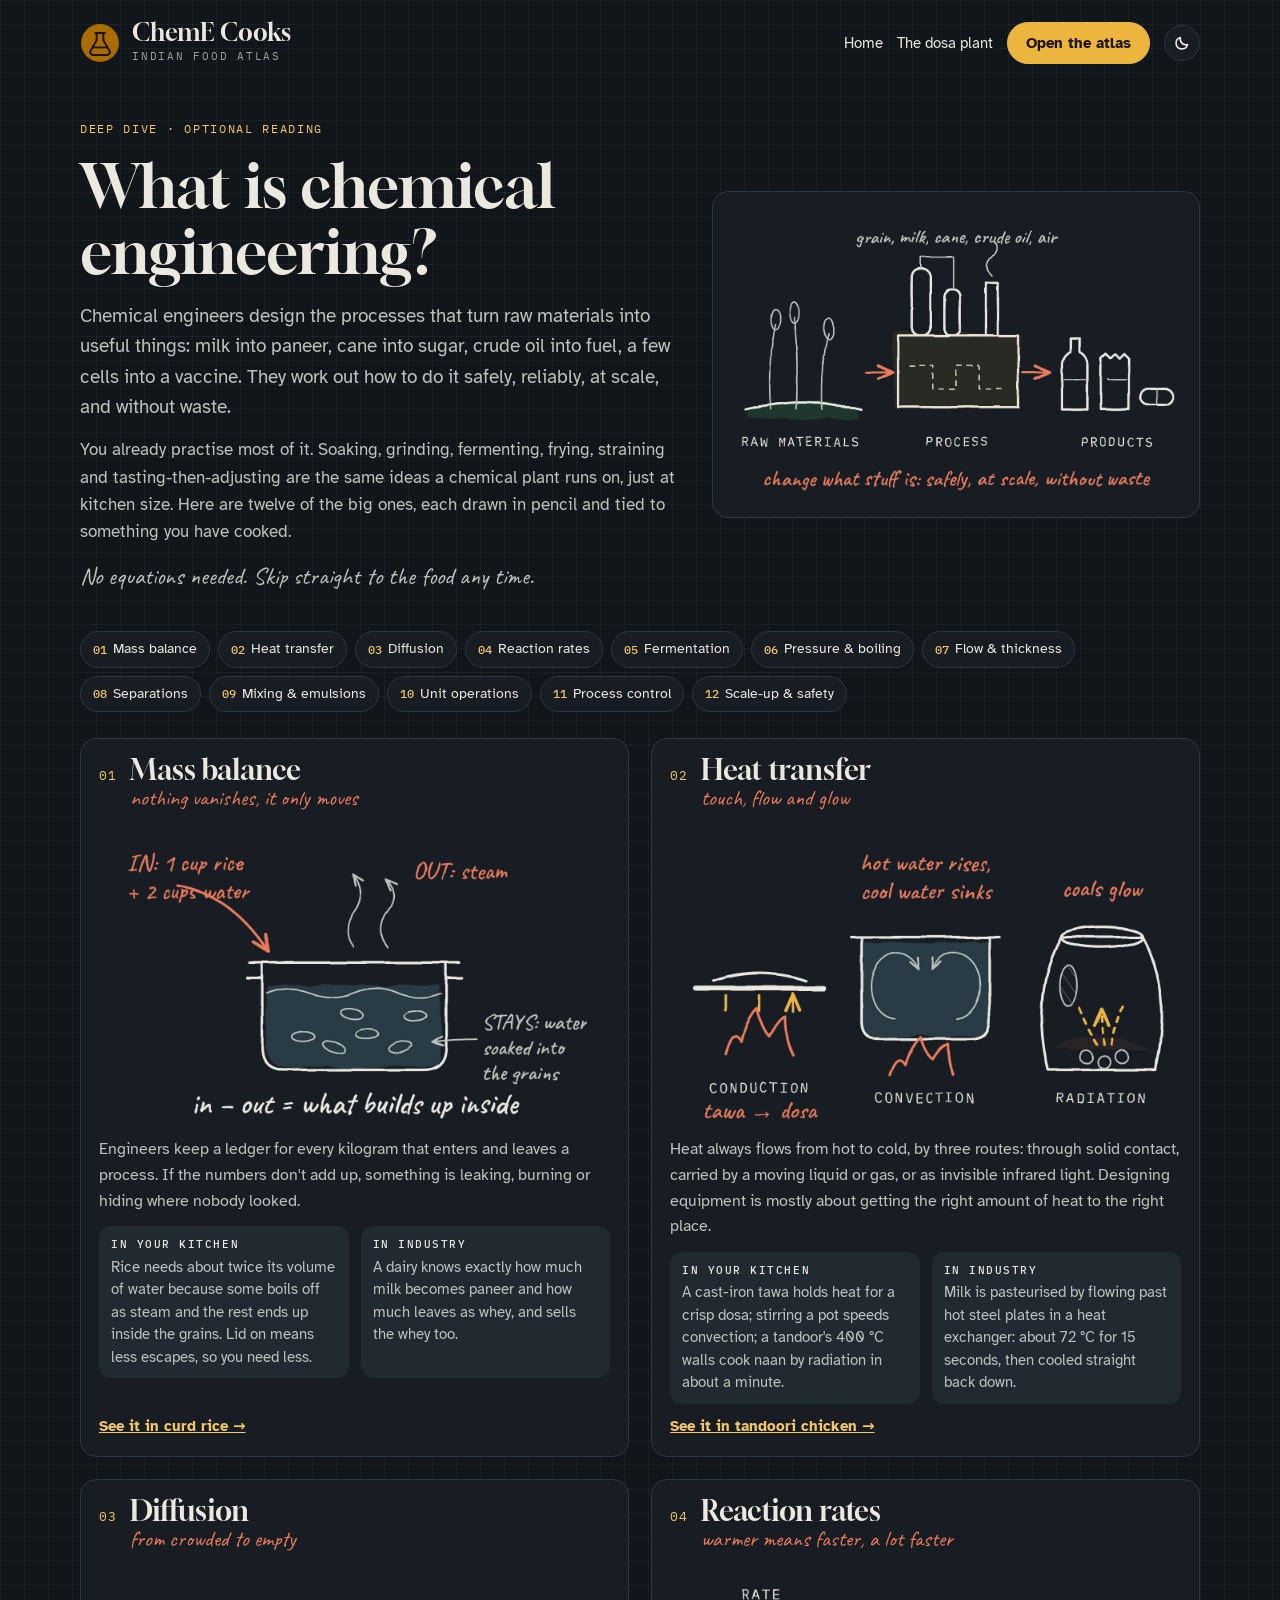
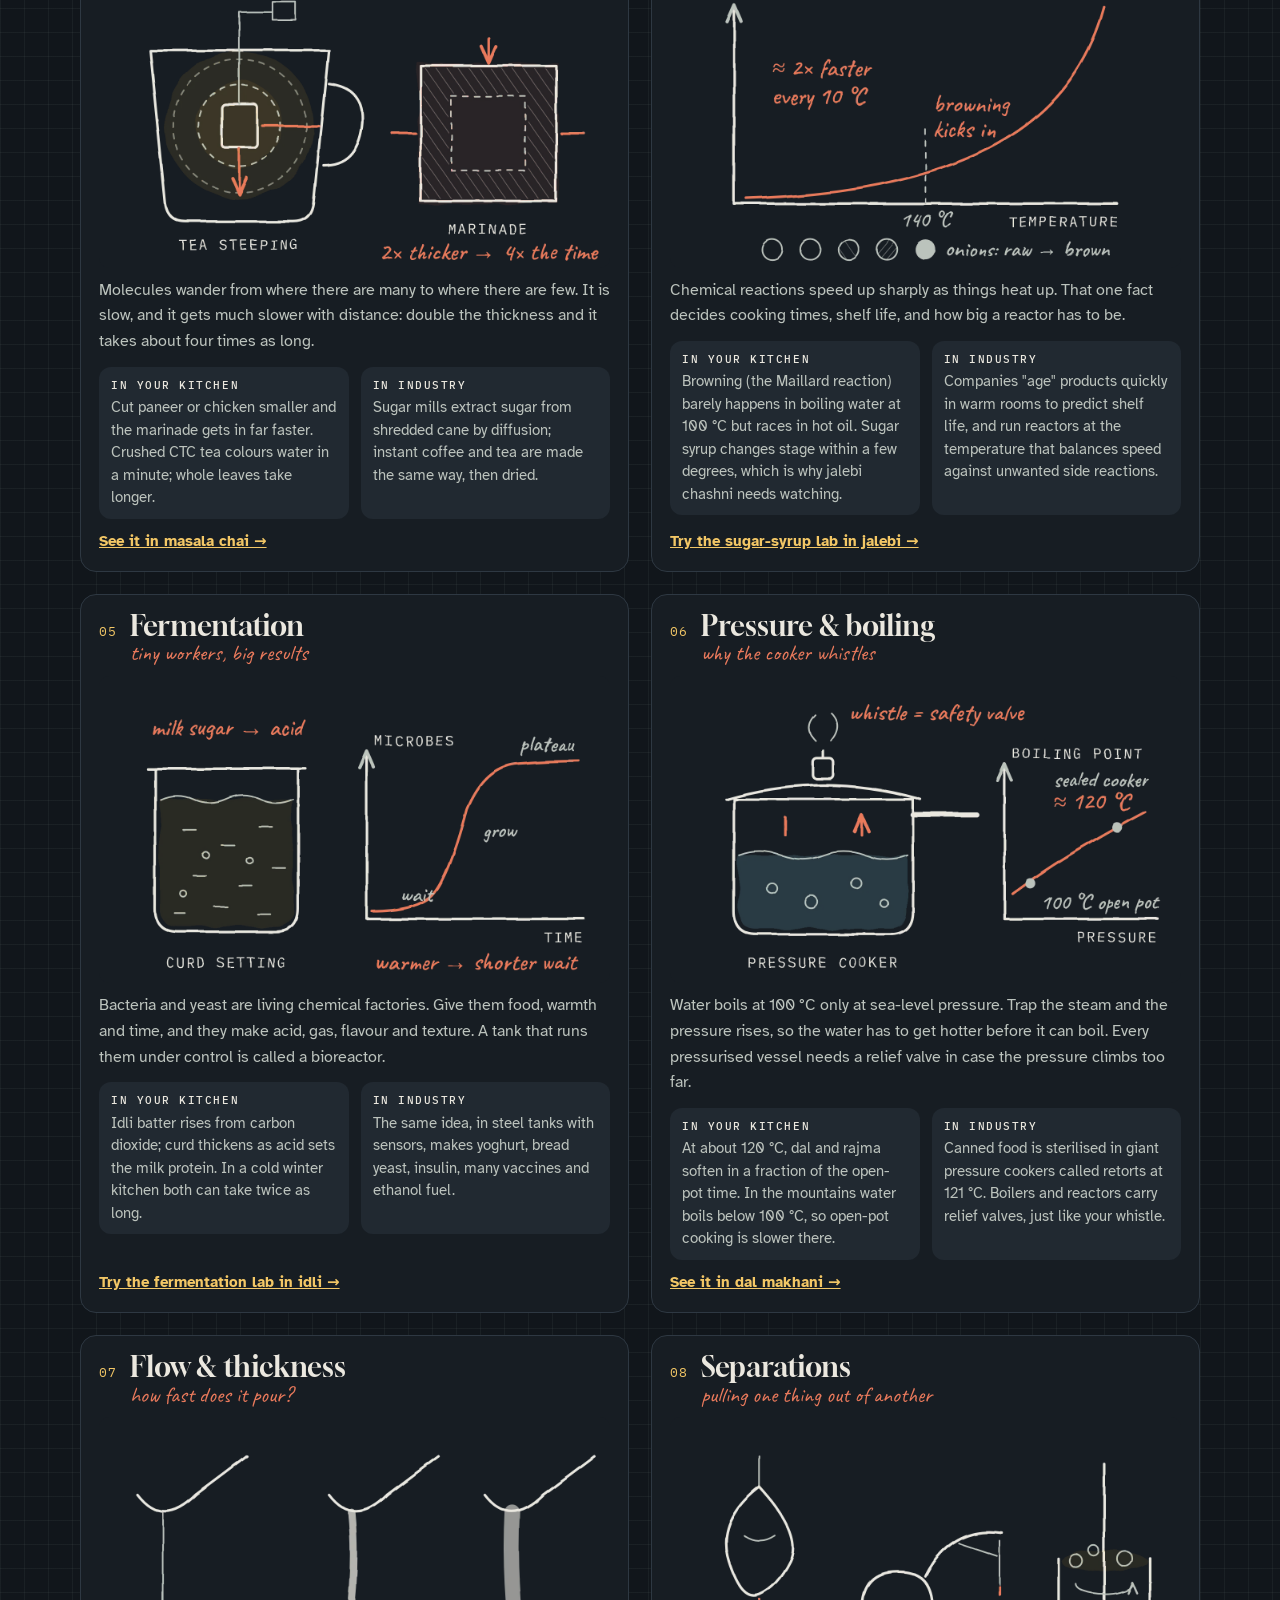
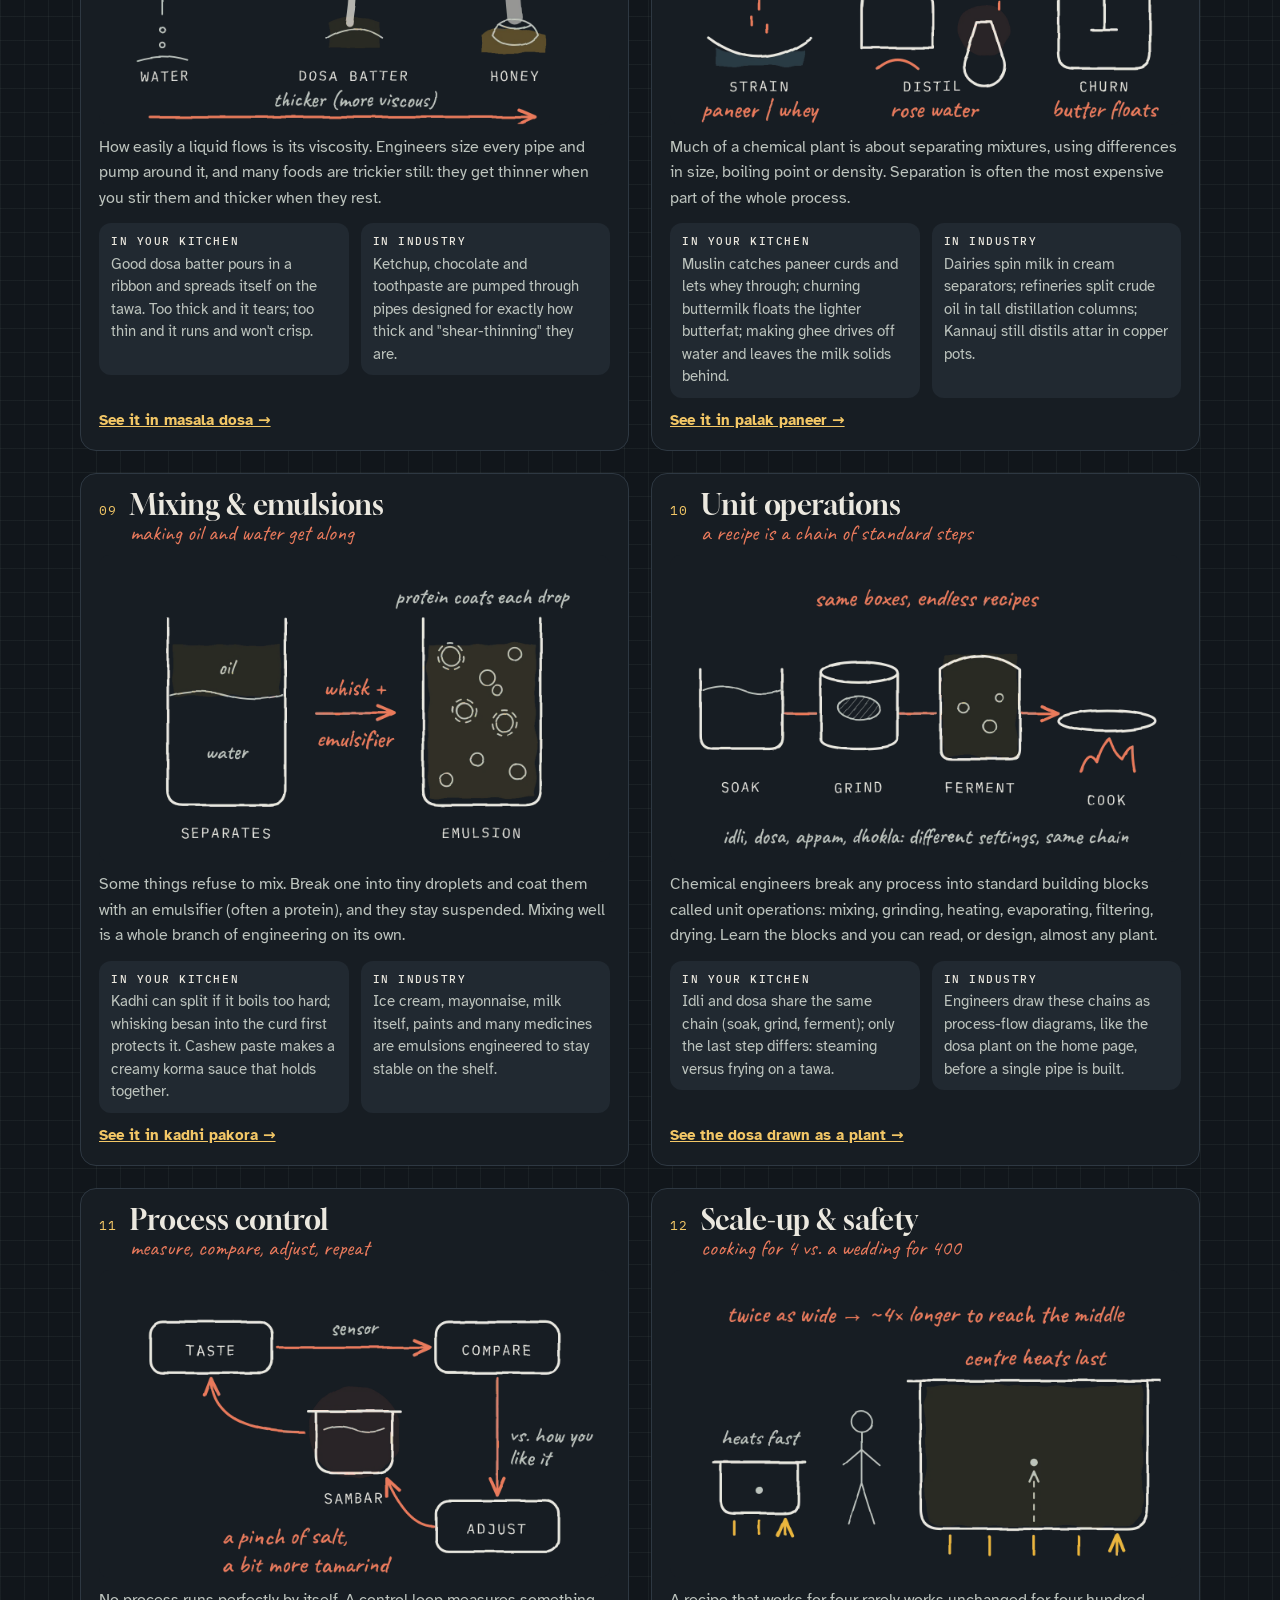
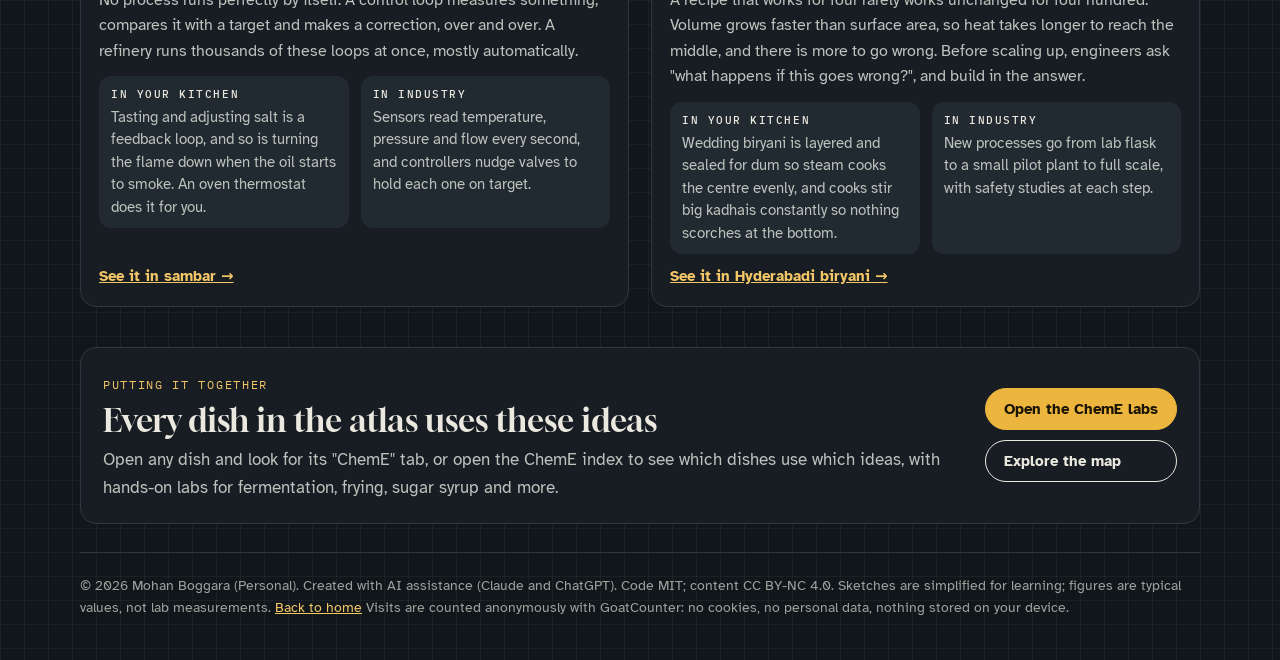
<file: docs/cheme/index.html>
<!doctype html>
<html lang="en">
<head>
<meta charset="utf-8">
<meta name="viewport" content="width=device-width, initial-scale=1">
<title>What is chemical engineering? · ChemE Cooks</title>
<meta name="description" content="Twelve big ideas of chemical engineering, drawn in pencil and explained with things you already do in an Indian kitchen.">
<meta property="og:title" content="What is chemical engineering? · ChemE Cooks">
<meta property="og:description" content="Twelve big ideas of chemical engineering, drawn in pencil and explained with things you already do in an Indian kitchen.">
<meta property="og:type" content="website">
<meta property="og:site_name" content="ChemE Cooks">
<link rel="canonical" href="https://cheme-cooks.ekaneka.org/cheme/">
<meta property="og:url" content="https://cheme-cooks.ekaneka.org/cheme/">
<meta property="og:image" content="https://cheme-cooks.ekaneka.org/og-cheme.png">
<meta property="og:image:width" content="1200">
<meta property="og:image:height" content="630">
<meta property="og:image:alt" content="Pencil sketch: raw materials go into a process and come out as products">
<meta name="twitter:card" content="summary_large_image">
<meta name="twitter:title" content="What is chemical engineering? · ChemE Cooks">
<meta name="twitter:description" content="Twelve big ideas of chemical engineering, drawn in pencil and explained with things you already do in an Indian kitchen.">
<meta name="twitter:image" content="https://cheme-cooks.ekaneka.org/og-cheme.png">
<meta name="twitter:image:alt" content="Pencil sketch: raw materials go into a process and come out as products">
<script>(function(){var t;try{t=localStorage.getItem("cc-theme")}catch(e){}document.documentElement.setAttribute("data-theme",t==="light"?"light":"dark")})();</script>
<link rel="preconnect" href="https://fonts.googleapis.com">
<link rel="stylesheet" href="https://fonts.googleapis.com/css2?family=Gloock&family=Atkinson+Hyperlegible:wght@400;700&family=IBM+Plex+Mono:wght@400;500&family=Caveat:wght@600&display=swap">
<style>
:root{
  --paper:#eef1ea; --panel:#fafbf7; --panel-2:#e3e8dd; --rule:#cfd6c8; --grid:rgba(52,92,72,.08);
  --ink:#1b222a; --ink-2:#3e4852; --muted:#5d6862;
  --turmeric:#a96c00; --turmeric-ink:#7a4d00; --turmeric-soft:#f4e2ad; --chili:#b1381d; --veg:#1d8a3a; --nonveg:#7a3b10;
  --land:#fbfbf6; --sea:#e1e8e5; --state-line:#b8c1b4; --border:#46505b;
  --f-display:"Gloock",Georgia,serif; --f-body:"Atkinson Hyperlegible",system-ui,-apple-system,"Segoe UI",sans-serif;
  --f-mono:"IBM Plex Mono",ui-monospace,Menlo,monospace; --f-hand:"Caveat",cursive;
  --shadow:0 10px 30px rgba(27,34,42,.10);
}
@media (prefers-color-scheme: dark){:root:not([data-theme="light"]){
  --paper:#11161b; --panel:#171d23; --panel-2:#212931; --rule:#2e3842; --grid:rgba(200,225,210,.05);
  --ink:#ebe8df; --ink-2:#bcc3bd; --muted:#9aa49d;
  --turmeric:#ebb53e; --turmeric-ink:#f3c766; --turmeric-soft:#40330f; --chili:#ea7a5c; --veg:#4fc36e; --nonveg:#e0925a;
  --land:#1b232b; --sea:#131a20; --state-line:#3a4652; --border:#9aa49d; --shadow:0 10px 30px rgba(0,0,0,.4);
}}
:root[data-theme="dark"]{
  --paper:#11161b; --panel:#171d23; --panel-2:#212931; --rule:#2e3842; --grid:rgba(200,225,210,.05);
  --ink:#ebe8df; --ink-2:#bcc3bd; --muted:#9aa49d;
  --turmeric:#ebb53e; --turmeric-ink:#f3c766; --turmeric-soft:#40330f; --chili:#ea7a5c; --veg:#4fc36e; --nonveg:#e0925a;
  --land:#1b232b; --sea:#131a20; --state-line:#3a4652; --border:#9aa49d; --shadow:0 10px 30px rgba(0,0,0,.4);
}

*{box-sizing:border-box}
html{scroll-behavior:smooth}
body{margin:0;background-color:var(--paper);background-image:linear-gradient(var(--grid) 1px,transparent 1px),linear-gradient(90deg,var(--grid) 1px,transparent 1px);background-size:24px 24px;color:var(--ink);font-family:var(--f-body);font-size:17px;line-height:1.6}
a{color:var(--turmeric-ink)}a:hover{color:var(--chili)}
.wrap{max-width:1160px;margin:0 auto;padding:0 20px}
.top{display:flex;justify-content:space-between;align-items:center;gap:16px;padding:20px 0;flex-wrap:wrap}
.brand{display:flex;align-items:center;gap:12px;text-decoration:none;color:var(--ink)}
.brand b{display:block;font-family:var(--f-display);font-weight:400;font-size:24px;line-height:1}
.brand small{display:block;font-family:var(--f-mono);font-size:11px;letter-spacing:.16em;color:var(--muted);margin-top:4px}
.nav{display:flex;gap:14px;align-items:center;flex-wrap:wrap}
.nav a{color:var(--ink);text-decoration:none;font-size:15px}.nav a:hover{color:var(--turmeric-ink)}
.btn{display:inline-flex;align-items:center;min-height:42px;padding:0 18px;border-radius:999px;border:1.5px solid var(--ink);color:var(--ink);text-decoration:none;font-weight:700;font-size:15px}
.btn.acc{background:var(--turmeric);border-color:var(--turmeric);color:#1b1404}.btn.acc:hover{color:#1b1404;filter:brightness(1.06)}
.themebtn{display:inline-flex;align-items:center;justify-content:center;width:36px;height:36px;border-radius:999px;border:1px solid var(--rule);background:var(--panel);color:var(--ink);cursor:pointer;padding:0;flex:none}
.themebtn:hover{border-color:var(--ink)}.themebtn .i-moon{display:none}
:root[data-theme="dark"] .themebtn .i-sun{display:none}:root[data-theme="dark"] .themebtn .i-moon{display:block}
.kick{font-family:var(--f-mono);font-size:12px;letter-spacing:.14em;color:var(--turmeric-ink);text-transform:uppercase}
.hand{font-family:var(--f-hand);color:var(--chili)}
h1,h2,h3{font-family:var(--f-display);font-weight:400;line-height:1.1;margin:0}
.intro{display:grid;grid-template-columns:minmax(0,1.1fr) minmax(0,.9fr);gap:36px;align-items:center;padding:28px 0 18px}
.intro h1{font-size:clamp(38px,5.4vw,60px);margin:12px 0 16px}
.intro .lead{font-size:19px;color:var(--ink-2);margin:0 0 14px;max-width:58ch}
.intro p{color:var(--ink-2);margin:0 0 12px;max-width:60ch}
.card{background:var(--panel);border:1px solid var(--rule);border-radius:16px}
.toc{display:flex;flex-wrap:wrap;gap:8px;margin:18px 0 6px;padding:0;list-style:none}
.toc a{display:inline-flex;gap:6px;align-items:center;padding:6px 12px;border:1px solid var(--rule);border-radius:999px;background:var(--panel);color:var(--ink);text-decoration:none;font-size:14px}
.toc a:hover{border-color:var(--turmeric)}
.toc b{font-family:var(--f-mono);font-weight:500;color:var(--turmeric-ink);font-size:12px}
.grid{display:grid;grid-template-columns:repeat(2,minmax(0,1fr));gap:22px;margin:26px 0 40px}
.concept{padding:16px 18px 18px;display:flex;flex-direction:column;gap:10px;scroll-margin-top:16px}
.concept header{display:flex;gap:12px;align-items:baseline}
.concept .no{font-family:var(--f-mono);font-size:13px;color:var(--turmeric-ink);letter-spacing:.1em}
.concept h2{font-size:28px}
.concept .sub{font-family:var(--f-hand);font-size:22px;color:var(--chili);line-height:1.1}
.concept p{margin:0;color:var(--ink-2);font-size:16px}
.pair{display:grid;grid-template-columns:1fr 1fr;gap:12px;margin-top:2px}
.pair div{background:var(--panel-2);border-radius:12px;padding:10px 12px;font-size:15px;color:var(--ink-2);line-height:1.5}
.pair b{display:block;font-family:var(--f-mono);font-size:11px;letter-spacing:.14em;text-transform:uppercase;color:var(--ink);font-weight:500;margin-bottom:3px}
.try{font-weight:700;font-size:15px;margin-top:auto}
.sk{width:100%;height:auto;display:block;background:var(--panel);border-radius:10px}
.sk .art{filter:url(#ckA)}
.sk .wash{filter:url(#ckB)}
.sk .ln{fill:none;stroke:var(--ink);stroke-width:2;stroke-linecap:round;stroke-linejoin:round}
.sk .th{fill:none;stroke:var(--ink-2);stroke-width:1.25;stroke-linecap:round;stroke-linejoin:round}
.sk .dash{stroke-dasharray:4 5}
.sk .fl{fill:none;stroke:var(--chili);stroke-width:2;stroke-linecap:round;stroke-linejoin:round}
.sk .ht{fill:none;stroke:var(--turmeric);stroke-width:2;stroke-linecap:round;stroke-linejoin:round}
.sk .dot{fill:var(--ink-2)}
.sk .lb{font-family:var(--f-mono);font-size:11px;letter-spacing:.12em;fill:var(--ink)}
.sk .nt{font-family:var(--f-hand);font-size:19px;fill:var(--chili)}
.sk .nt2{font-family:var(--f-hand);font-size:17px;fill:var(--ink-2)}
.sk .eq{font-family:var(--f-hand);font-size:24px;fill:var(--ink)}
.sk .w-blue{fill:#7fb2c9;opacity:.3}.sk .w-yel{fill:var(--turmeric);opacity:.2}.sk .w-red{fill:var(--chili);opacity:.15}.sk .w-grn{fill:var(--veg);opacity:.16}
:root[data-theme="dark"] .sk .w-yel,:root[data-theme="dark"] .sk .w-red{opacity:.09}:root[data-theme="dark"] .sk .w-blue{opacity:.2}
.sk .hfill{fill:url(#ckH)}.sk .hfill2{fill:url(#ckH2)}
.together{padding:22px;display:grid;grid-template-columns:minmax(0,1fr) auto;gap:20px;align-items:center;margin-bottom:28px}
.together h2{font-size:32px;margin:6px 0 8px}.together p{margin:0;color:var(--ink-2)}
.together .btns{display:flex;flex-direction:column;gap:10px}
footer{border-top:1px solid var(--rule);padding:22px 0 40px;color:var(--muted);font-size:14px}
@media (max-width:900px){.grid{grid-template-columns:1fr}.intro{grid-template-columns:1fr}.together{grid-template-columns:1fr}}
@media (max-width:520px){.pair{grid-template-columns:1fr}.nav a:not(.btn){display:none}.concept h2{font-size:25px}}
@media (prefers-reduced-motion:reduce){html{scroll-behavior:auto}}
</style>
<style>.skimg{width:100%;height:auto;display:block}</style>
</head>
<body>
<!-- shared pencil defs: kept out of layout but not display:none, so every sketch can use them -->
<svg width="0" height="0" style="position:absolute" aria-hidden="true" focusable="false">
<defs>
 <filter id="ckA" x="-5%" y="-5%" width="110%" height="110%"><feTurbulence type="fractalNoise" baseFrequency=".035" numOctaves="2" seed="4" result="n"/><feDisplacementMap in="SourceGraphic" in2="n" scale="2.6"/></filter>
 <filter id="ckB" x="-8%" y="-8%" width="116%" height="116%"><feTurbulence type="fractalNoise" baseFrequency=".05" numOctaves="2" seed="11" result="n"/><feDisplacementMap in="SourceGraphic" in2="n" scale="6"/></filter>
 <pattern id="ckH" width="7" height="7" patternUnits="userSpaceOnUse" patternTransform="rotate(-35)"><line x1="0" y1="0" x2="0" y2="7" stroke="var(--ink-2)" stroke-width="1" opacity=".5"/></pattern>
 <pattern id="ckH2" width="4" height="4" patternUnits="userSpaceOnUse" patternTransform="rotate(40)"><line x1="0" y1="0" x2="0" y2="4" stroke="var(--ink-2)" stroke-width="1" opacity=".6"/></pattern>
 <marker id="ckR" viewBox="0 0 10 10" refX="8" refY="5" markerWidth="8" markerHeight="8" orient="auto-start-reverse"><path d="M1 1.5 9 5 1 8.5" fill="none" stroke="var(--chili)" stroke-width="1.6" stroke-linecap="round" stroke-linejoin="round"/></marker>
 <marker id="ckI" viewBox="0 0 10 10" refX="8" refY="5" markerWidth="8" markerHeight="8" orient="auto-start-reverse"><path d="M1 1.5 9 5 1 8.5" fill="none" stroke="var(--ink-2)" stroke-width="1.6" stroke-linecap="round" stroke-linejoin="round"/></marker>
 <marker id="ckY" viewBox="0 0 10 10" refX="8" refY="5" markerWidth="8" markerHeight="8" orient="auto-start-reverse"><path d="M1 1.5 9 5 1 8.5" fill="none" stroke="var(--turmeric)" stroke-width="1.6" stroke-linecap="round" stroke-linejoin="round"/></marker>
</defs>
</svg>

<div class="wrap">
<header class="top">
  <a class="brand" href="../">
    <svg width="40" height="40" viewBox="0 0 36 36" aria-hidden="true"><circle cx="18" cy="18" r="17" fill="#a96c00"/><path d="M13 9h10M15 9v6.5L9.5 25a2.5 2.5 0 0 0 2.2 3.8h12.6a2.5 2.5 0 0 0 2.2-3.8L21 15.5V9" fill="none" stroke="#1b1404" stroke-width="1.8" stroke-linejoin="round"/><path d="M11.5 22h13" stroke="#1b1404" stroke-width="1.6"/></svg>
    <span><b>ChemE Cooks</b><small>INDIAN FOOD ATLAS</small></span>
  </a>
  <nav class="nav" aria-label="Main">
    <a href="../">Home</a>
    <a href="../#twist">The dosa plant</a>
    <a class="btn acc" href="../atlas/">Open the atlas</a>
    <button class="themebtn" type="button"><svg class="i-sun" width="16" height="16" viewBox="0 0 16 16" fill="none" stroke="currentColor" stroke-width="1.6" stroke-linecap="round" aria-hidden="true"><circle cx="8" cy="8" r="3"/><path d="M8 1v1.6M8 13.4V15M1 8h1.6M13.4 8H15M3 3l1.1 1.1M11.9 11.9 13 13M3 13l1.1-1.1M11.9 4.1 13 3"/></svg><svg class="i-moon" width="16" height="16" viewBox="0 0 16 16" fill="none" stroke="currentColor" stroke-width="1.6" stroke-linejoin="round" aria-hidden="true"><path d="M13.5 9.6A5.8 5.8 0 0 1 6.4 2.5a5.8 5.8 0 1 0 7.1 7.1z"/></svg></button>
  </nav>
</header>

<main>
<section class="intro" aria-labelledby="h1">
  <div>
    <span class="kick">Deep dive · optional reading</span>
    <h1 id="h1">What is chemical engineering?</h1>
    <p class="lead">Chemical engineers design the processes that turn raw materials into useful things: milk into paneer, cane into sugar, crude oil into fuel, a few cells into a vaccine. They work out how to do it safely, reliably, at scale, and without waste.</p>
    <p>You already practise most of it. Soaking, grinding, fermenting, frying, straining and tasting-then-adjusting are the same ideas a chemical plant runs on, just at kitchen size. Here are twelve of the big ones, each drawn in pencil and tied to something you have cooked.</p>
    <p class="hand" style="font-size:24px;margin:0">No equations needed. Skip straight to the food any time.</p>
  </div>
  <div class="card" style="padding:12px">
    <img class="sk skimg" src="../sketches/ck-t0-dark.webp" data-dark="../sketches/ck-t0-dark.webp" data-light="../sketches/ck-t0-light.webp" width="400" height="260" alt="The big picture: raw materials go into a process and come out as products" loading="lazy" decoding="async">
  </div>
</section>

<nav aria-label="Concepts"><ul class="toc">
  <li><a href="#balance"><b>01</b>Mass balance</a></li>
  <li><a href="#heat"><b>02</b>Heat transfer</a></li>
  <li><a href="#diffusion"><b>03</b>Diffusion</a></li>
  <li><a href="#kinetics"><b>04</b>Reaction rates</a></li>
  <li><a href="#ferment"><b>05</b>Fermentation</a></li>
  <li><a href="#pressure"><b>06</b>Pressure &amp; boiling</a></li>
  <li><a href="#flow"><b>07</b>Flow &amp; thickness</a></li>
  <li><a href="#separate"><b>08</b>Separations</a></li>
  <li><a href="#emulsion"><b>09</b>Mixing &amp; emulsions</a></li>
  <li><a href="#unitops"><b>10</b>Unit operations</a></li>
  <li><a href="#control"><b>11</b>Process control</a></li>
  <li><a href="#scale"><b>12</b>Scale-up &amp; safety</a></li>
</ul></nav>

<div class="grid">

<!-- 01 mass balance -->
<article class="card concept" id="balance">
  <header><span class="no">01</span><div><h2>Mass balance</h2><div class="sub">nothing vanishes, it only moves</div></div></header>
  <img class="sk skimg" src="../sketches/ck-t1-dark.webp" data-dark="../sketches/ck-t1-dark.webp" data-light="../sketches/ck-t1-light.webp" width="400" height="240" alt="A pot of rice: rice and water go in, steam leaves, the rest stays in the swollen grains" loading="lazy" decoding="async">
  <p>Engineers keep a ledger for every kilogram that enters and leaves a process. If the numbers don't add up, something is leaking, burning or hiding where nobody looked.</p>
  <div class="pair"><div><b>In your kitchen</b>Rice needs about twice its volume of water because some boils off as steam and the rest ends up inside the grains. Lid on means less escapes, so you need less.</div><div><b>In industry</b>A dairy knows exactly how much milk becomes paneer and how much leaves as whey, and sells the whey too.</div></div>
  <a class="try" href="../atlas/#curd-rice">See it in curd rice →</a>
</article>

<!-- 02 heat transfer -->
<article class="card concept" id="heat">
  <header><span class="no">02</span><div><h2>Heat transfer</h2><div class="sub">touch, flow and glow</div></div></header>
  <img class="sk skimg" src="../sketches/ck-t2-dark.webp" data-dark="../sketches/ck-t2-dark.webp" data-light="../sketches/ck-t2-light.webp" width="400" height="240" alt="Three ways heat moves: conduction through a tawa, convection in a boiling pot, radiation inside a tandoor" loading="lazy" decoding="async">
  <p>Heat always flows from hot to cold, by three routes: through solid contact, carried by a moving liquid or gas, or as invisible infrared light. Designing equipment is mostly about getting the right amount of heat to the right place.</p>
  <div class="pair"><div><b>In your kitchen</b>A cast-iron tawa holds heat for a crisp dosa; stirring a pot speeds convection; a tandoor's 400 °C walls cook naan by radiation in about a minute.</div><div><b>In industry</b>Milk is pasteurised by flowing past hot steel plates in a heat exchanger: about 72 °C for 15 seconds, then cooled straight back down.</div></div>
  <a class="try" href="../atlas/#tandoori-chicken">See it in tandoori chicken →</a>
</article>

<!-- 03 diffusion -->
<article class="card concept" id="diffusion">
  <header><span class="no">03</span><div><h2>Diffusion</h2><div class="sub">from crowded to empty</div></div></header>
  <img class="sk skimg" src="../sketches/ck-t3-dark.webp" data-dark="../sketches/ck-t3-dark.webp" data-light="../sketches/ck-t3-light.webp" width="400" height="240" alt="Tea colour spreading from a tea bag, and marinade soaking into a paneer cube from the outside in" loading="lazy" decoding="async">
  <p>Molecules wander from where there are many to where there are few. It is slow, and it gets much slower with distance: double the thickness and it takes about four times as long.</p>
  <div class="pair"><div><b>In your kitchen</b>Cut paneer or chicken smaller and the marinade gets in far faster. Crushed CTC tea colours water in a minute; whole leaves take longer.</div><div><b>In industry</b>Sugar mills extract sugar from shredded cane by diffusion; instant coffee and tea are made the same way, then dried.</div></div>
  <a class="try" href="../atlas/#masala-chai">See it in masala chai →</a>
</article>

<!-- 04 kinetics -->
<article class="card concept" id="kinetics">
  <header><span class="no">04</span><div><h2>Reaction rates</h2><div class="sub">warmer means faster, a lot faster</div></div></header>
  <img class="sk skimg" src="../sketches/ck-t4-dark.webp" data-dark="../sketches/ck-t4-dark.webp" data-light="../sketches/ck-t4-light.webp" width="400" height="240" alt="Reaction rate rises steeply with temperature; onions brown from pale to deep brown" loading="lazy" decoding="async">
  <p>Chemical reactions speed up sharply as things heat up. That one fact decides cooking times, shelf life, and how big a reactor has to be.</p>
  <div class="pair"><div><b>In your kitchen</b>Browning (the Maillard reaction) barely happens in boiling water at 100 °C but races in hot oil. Sugar syrup changes stage within a few degrees, which is why jalebi chashni needs watching.</div><div><b>In industry</b>Companies "age" products quickly in warm rooms to predict shelf life, and run reactors at the temperature that balances speed against unwanted side reactions.</div></div>
  <a class="try" href="../atlas/#jalebi">Try the sugar-syrup lab in jalebi →</a>
</article>

<!-- 05 fermentation -->
<article class="card concept" id="ferment">
  <header><span class="no">05</span><div><h2>Fermentation</h2><div class="sub">tiny workers, big results</div></div></header>
  <img class="sk skimg" src="../sketches/ck-t5-dark.webp" data-dark="../sketches/ck-t5-dark.webp" data-light="../sketches/ck-t5-light.webp" width="400" height="240" alt="A jar of curd full of bacteria, and their growth curve: a slow start, fast growth, then a plateau" loading="lazy" decoding="async">
  <p>Bacteria and yeast are living chemical factories. Give them food, warmth and time, and they make acid, gas, flavour and texture. A tank that runs them under control is called a bioreactor.</p>
  <div class="pair"><div><b>In your kitchen</b>Idli batter rises from carbon dioxide; curd thickens as acid sets the milk protein. In a cold winter kitchen both can take twice as long.</div><div><b>In industry</b>The same idea, in steel tanks with sensors, makes yoghurt, bread yeast, insulin, many vaccines and ethanol fuel.</div></div>
  <a class="try" href="../atlas/#idli">Try the fermentation lab in idli →</a>
</article>

<!-- 06 pressure -->
<article class="card concept" id="pressure">
  <header><span class="no">06</span><div><h2>Pressure &amp; boiling</h2><div class="sub">why the cooker whistles</div></div></header>
  <img class="sk skimg" src="../sketches/ck-t6-dark.webp" data-dark="../sketches/ck-t6-dark.webp" data-light="../sketches/ck-t6-light.webp" width="400" height="240" alt="A pressure cooker: trapped steam raises the pressure, so water boils hotter, about 120 °C; the whistle releases extra pressure" loading="lazy" decoding="async">
  <p>Water boils at 100 °C only at sea-level pressure. Trap the steam and the pressure rises, so the water has to get hotter before it can boil. Every pressurised vessel needs a relief valve in case the pressure climbs too far.</p>
  <div class="pair"><div><b>In your kitchen</b>At about 120 °C, dal and rajma soften in a fraction of the open-pot time. In the mountains water boils below 100 °C, so open-pot cooking is slower there.</div><div><b>In industry</b>Canned food is sterilised in giant pressure cookers called retorts at 121 °C. Boilers and reactors carry relief valves, just like your whistle.</div></div>
  <a class="try" href="../atlas/#dal-makhani">See it in dal makhani →</a>
</article>

<!-- 07 flow -->
<article class="card concept" id="flow">
  <header><span class="no">07</span><div><h2>Flow &amp; thickness</h2><div class="sub">how fast does it pour?</div></div></header>
  <img class="sk skimg" src="../sketches/ck-t7-dark.webp" data-dark="../sketches/ck-t7-dark.webp" data-light="../sketches/ck-t7-light.webp" width="400" height="240" alt="Three ladles pouring: water in a thin fast stream, dosa batter in a ribbon, honey in a thick slow coil" loading="lazy" decoding="async">
  <p>How easily a liquid flows is its viscosity. Engineers size every pipe and pump around it, and many foods are trickier still: they get thinner when you stir them and thicker when they rest.</p>
  <div class="pair"><div><b>In your kitchen</b>Good dosa batter pours in a ribbon and spreads itself on the tawa. Too thick and it tears; too thin and it runs and won't crisp.</div><div><b>In industry</b>Ketchup, chocolate and toothpaste are pumped through pipes designed for exactly how thick and "shear-thinning" they are.</div></div>
  <a class="try" href="../atlas/#masala-dosa">See it in masala dosa →</a>
</article>

<!-- 08 separations -->
<article class="card concept" id="separate">
  <header><span class="no">08</span><div><h2>Separations</h2><div class="sub">pulling one thing out of another</div></div></header>
  <img class="sk skimg" src="../sketches/ck-t8-dark.webp" data-dark="../sketches/ck-t8-dark.webp" data-light="../sketches/ck-t8-light.webp" width="400" height="240" alt="Three separations: paneer straining in muslin, rose water distilling, butter floating while churning" loading="lazy" decoding="async">
  <p>Much of a chemical plant is about separating mixtures, using differences in size, boiling point or density. Separation is often the most expensive part of the whole process.</p>
  <div class="pair"><div><b>In your kitchen</b>Muslin catches paneer curds and lets whey through; churning buttermilk floats the lighter butterfat; making ghee drives off water and leaves the milk solids behind.</div><div><b>In industry</b>Dairies spin milk in cream separators; refineries split crude oil in tall distillation columns; Kannauj still distils attar in copper pots.</div></div>
  <a class="try" href="../atlas/#palak-paneer">See it in palak paneer →</a>
</article>

<!-- 09 emulsions -->
<article class="card concept" id="emulsion">
  <header><span class="no">09</span><div><h2>Mixing &amp; emulsions</h2><div class="sub">making oil and water get along</div></div></header>
  <img class="sk skimg" src="../sketches/ck-t9-dark.webp" data-dark="../sketches/ck-t9-dark.webp" data-light="../sketches/ck-t9-light.webp" width="400" height="240" alt="Oil and water separate into layers; whisked with an emulsifier, the oil breaks into tiny protected droplets" loading="lazy" decoding="async">
  <p>Some things refuse to mix. Break one into tiny droplets and coat them with an emulsifier (often a protein), and they stay suspended. Mixing well is a whole branch of engineering on its own.</p>
  <div class="pair"><div><b>In your kitchen</b>Kadhi can split if it boils too hard; whisking besan into the curd first protects it. Cashew paste makes a creamy korma sauce that holds together.</div><div><b>In industry</b>Ice cream, mayonnaise, milk itself, paints and many medicines are emulsions engineered to stay stable on the shelf.</div></div>
  <a class="try" href="../atlas/#kadhi-pakora">See it in kadhi pakora →</a>
</article>

<!-- 10 unit operations -->
<article class="card concept" id="unitops">
  <header><span class="no">10</span><div><h2>Unit operations</h2><div class="sub">a recipe is a chain of standard steps</div></div></header>
  <img class="sk skimg" src="../sketches/ck-t10-dark.webp" data-dark="../sketches/ck-t10-dark.webp" data-light="../sketches/ck-t10-light.webp" width="400" height="240" alt="Process-flow symbols: soak, grind, ferment, cook; each a standard unit operation joined by arrows" loading="lazy" decoding="async">
  <p>Chemical engineers break any process into standard building blocks called unit operations: mixing, grinding, heating, evaporating, filtering, drying. Learn the blocks and you can read, or design, almost any plant.</p>
  <div class="pair"><div><b>In your kitchen</b>Idli and dosa share the same chain (soak, grind, ferment); only the last step differs: steaming versus frying on a tawa.</div><div><b>In industry</b>Engineers draw these chains as process-flow diagrams, like the dosa plant on the home page, before a single pipe is built.</div></div>
  <a class="try" href="../#twist">See the dosa drawn as a plant →</a>
</article>

<!-- 11 control -->
<article class="card concept" id="control">
  <header><span class="no">11</span><div><h2>Process control</h2><div class="sub">measure, compare, adjust, repeat</div></div></header>
  <img class="sk skimg" src="../sketches/ck-t11-dark.webp" data-dark="../sketches/ck-t11-dark.webp" data-light="../sketches/ck-t11-light.webp" width="400" height="240" alt="A feedback loop: taste the sambar, compare with how you like it, add salt or tamarind, then taste again" loading="lazy" decoding="async">
  <p>No process runs perfectly by itself. A control loop measures something, compares it with a target and makes a correction, over and over. A refinery runs thousands of these loops at once, mostly automatically.</p>
  <div class="pair"><div><b>In your kitchen</b>Tasting and adjusting salt is a feedback loop, and so is turning the flame down when the oil starts to smoke. An oven thermostat does it for you.</div><div><b>In industry</b>Sensors read temperature, pressure and flow every second, and controllers nudge valves to hold each one on target.</div></div>
  <a class="try" href="../atlas/#sambar">See it in sambar →</a>
</article>

<!-- 12 scale-up -->
<article class="card concept" id="scale">
  <header><span class="no">12</span><div><h2>Scale-up &amp; safety</h2><div class="sub">cooking for 4 vs. a wedding for 400</div></div></header>
  <img class="sk skimg" src="../sketches/ck-t12-dark.webp" data-dark="../sketches/ck-t12-dark.webp" data-light="../sketches/ck-t12-light.webp" width="400" height="240" alt="A small pot next to a huge wedding degchi with a person for scale; heat takes much longer to reach the centre of the big one" loading="lazy" decoding="async">
  <p>A recipe that works for four rarely works unchanged for four hundred. Volume grows faster than surface area, so heat takes longer to reach the middle, and there is more to go wrong. Before scaling up, engineers ask "what happens if this goes wrong?", and build in the answer.</p>
  <div class="pair"><div><b>In your kitchen</b>Wedding biryani is layered and sealed for dum so steam cooks the centre evenly, and cooks stir big kadhais constantly so nothing scorches at the bottom.</div><div><b>In industry</b>New processes go from lab flask to a small pilot plant to full scale, with safety studies at each step.</div></div>
  <a class="try" href="../atlas/#hyderabadi-biryani">See it in Hyderabadi biryani →</a>
</article>

</div>

<section class="card together" aria-labelledby="h-tog">
  <div>
    <span class="kick">Putting it together</span>
    <h2 id="h-tog">Every dish in the atlas uses these ideas</h2>
    <p>Open any dish and look for its "ChemE" tab, or open the ChemE index to see which dishes use which ideas, with hands-on labs for fermentation, frying, sugar syrup and more.</p>
  </div>
  <div class="btns">
    <a class="btn acc" href="../atlas/#labs">Open the ChemE labs</a>
    <a class="btn" href="../atlas/">Explore the map</a>
  </div>
</section>
</main>

<footer>
  © 2026 Mohan Boggara (Personal). Created with AI assistance (Claude and ChatGPT). Code MIT; content CC BY-NC 4.0. Sketches are simplified for learning; figures are typical values, not lab measurements. <a href="../">Back to home</a>
 Visits are counted anonymously with GoatCounter: no cookies, no personal data, nothing stored on your device.
</footer>
</div>
<script>(function(){var r=document.documentElement,mq=window.matchMedia("(prefers-color-scheme: dark)");
function cur(){var t=r.getAttribute("data-theme");return t?t:(mq.matches?"dark":"light")}
function sync(){var d=cur()==="dark";document.querySelectorAll(".themebtn").forEach(function(b){b.setAttribute("aria-pressed",d?"true":"false");b.setAttribute("aria-label",d?"Switch to light mode":"Switch to dark mode");b.title=d?"Light mode":"Dark mode"})}
document.addEventListener("click",function(e){var b=e.target.closest&&e.target.closest(".themebtn");if(!b)return;var n=cur()==="dark"?"light":"dark";r.setAttribute("data-theme",n);try{localStorage.setItem("cc-theme",n)}catch(_){}sync()});
if(mq.addEventListener)mq.addEventListener("change",sync);sync()})();</script>
<script data-goatcounter="https://chemecooks.goatcounter.com/count" async src="https://gc.zgo.at/count.js"></script>
<script>(function(){var r=document.documentElement;function s(){var l=r.getAttribute("data-theme")==="light";document.querySelectorAll("img.skimg").forEach(function(i){var u=l?i.dataset.light:i.dataset.dark;if(i.getAttribute("src")!==u)i.setAttribute("src",u)})}s();new MutationObserver(s).observe(r,{attributes:true,attributeFilter:["data-theme"]})})();</script>
</body>
</html>
</file>
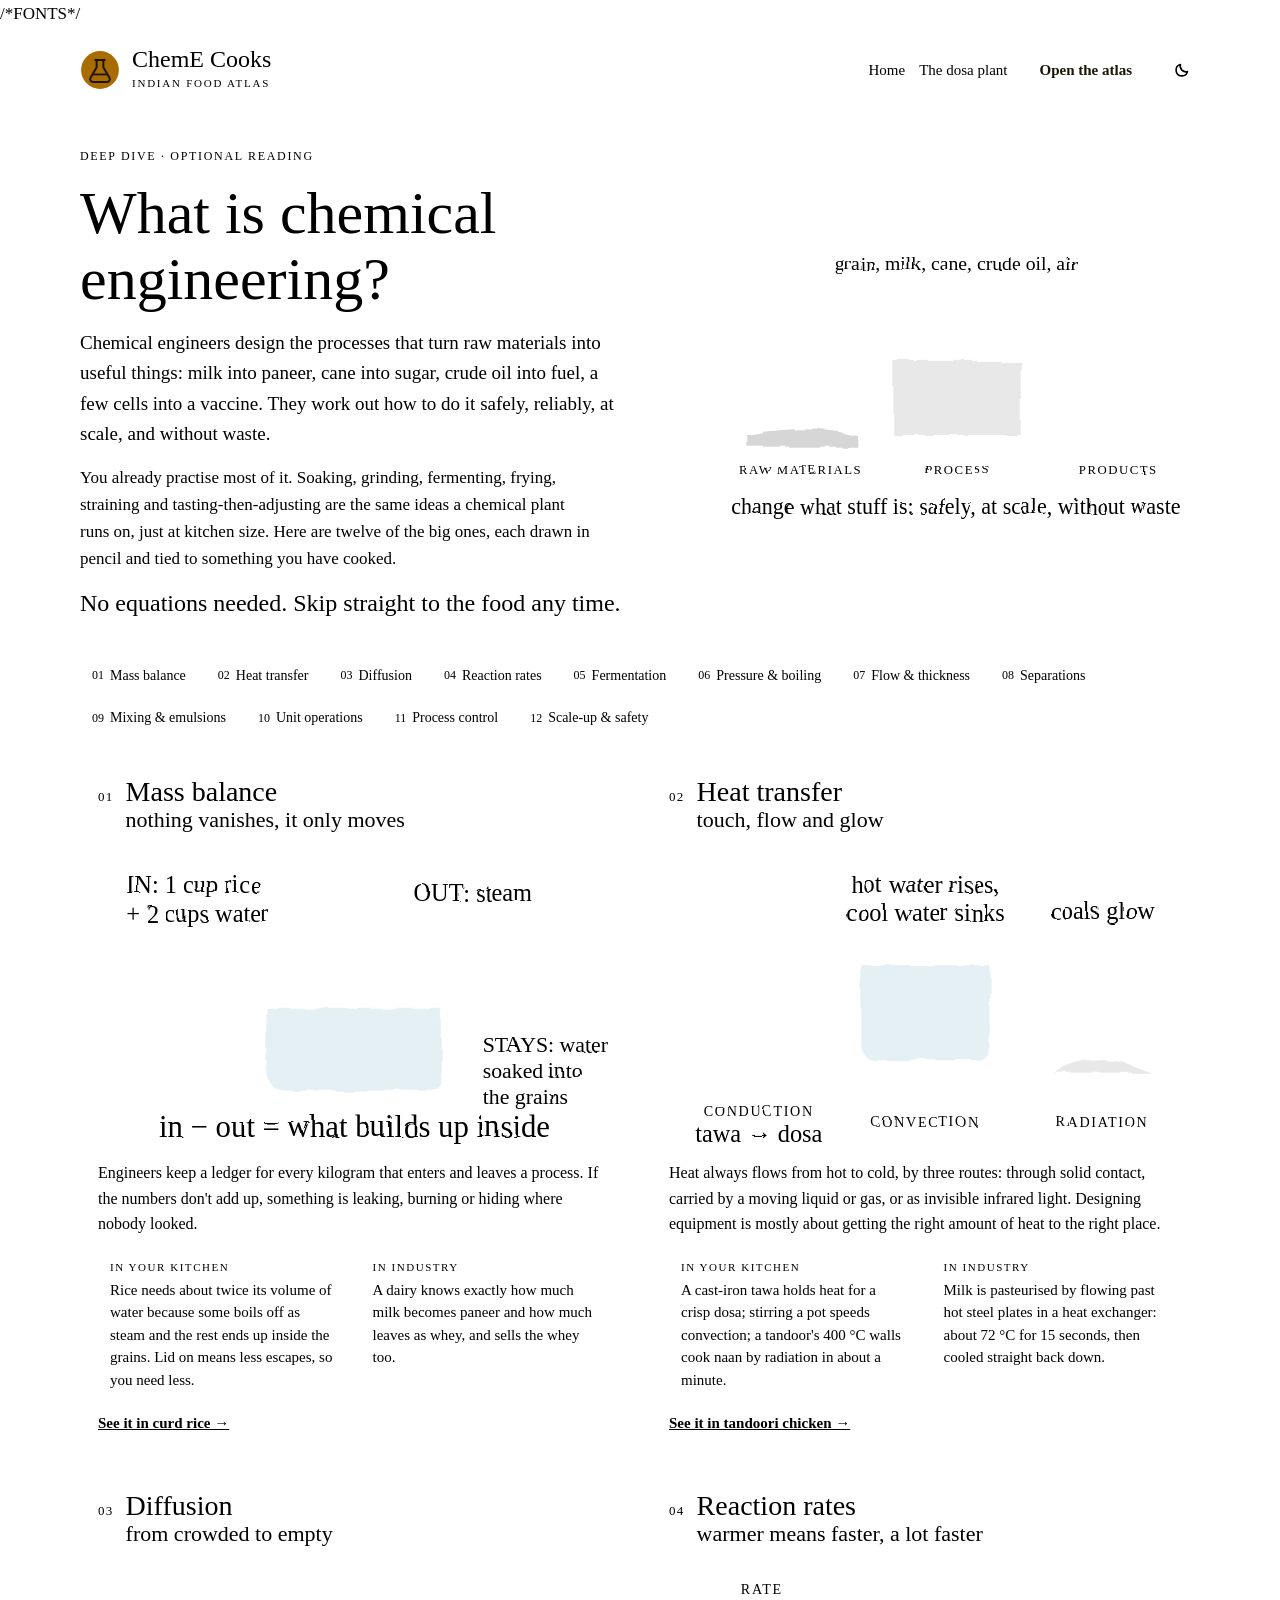
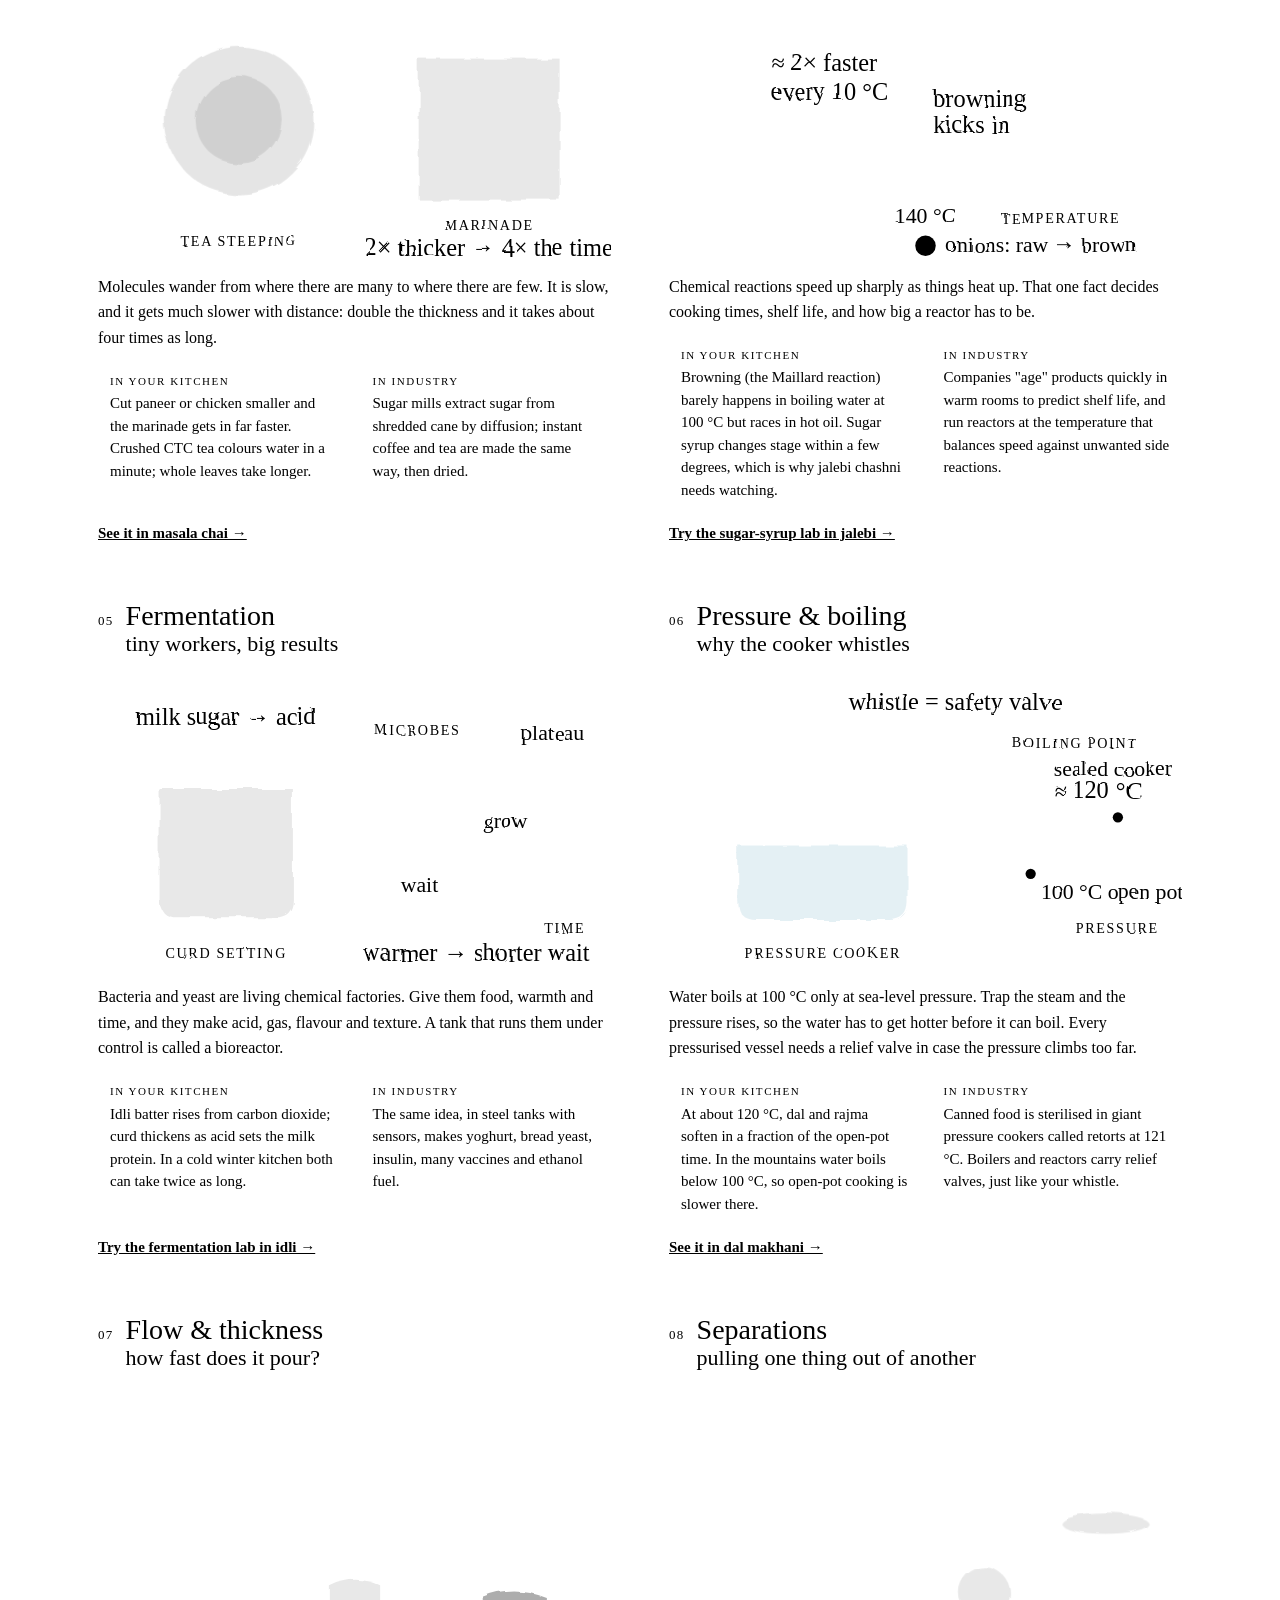
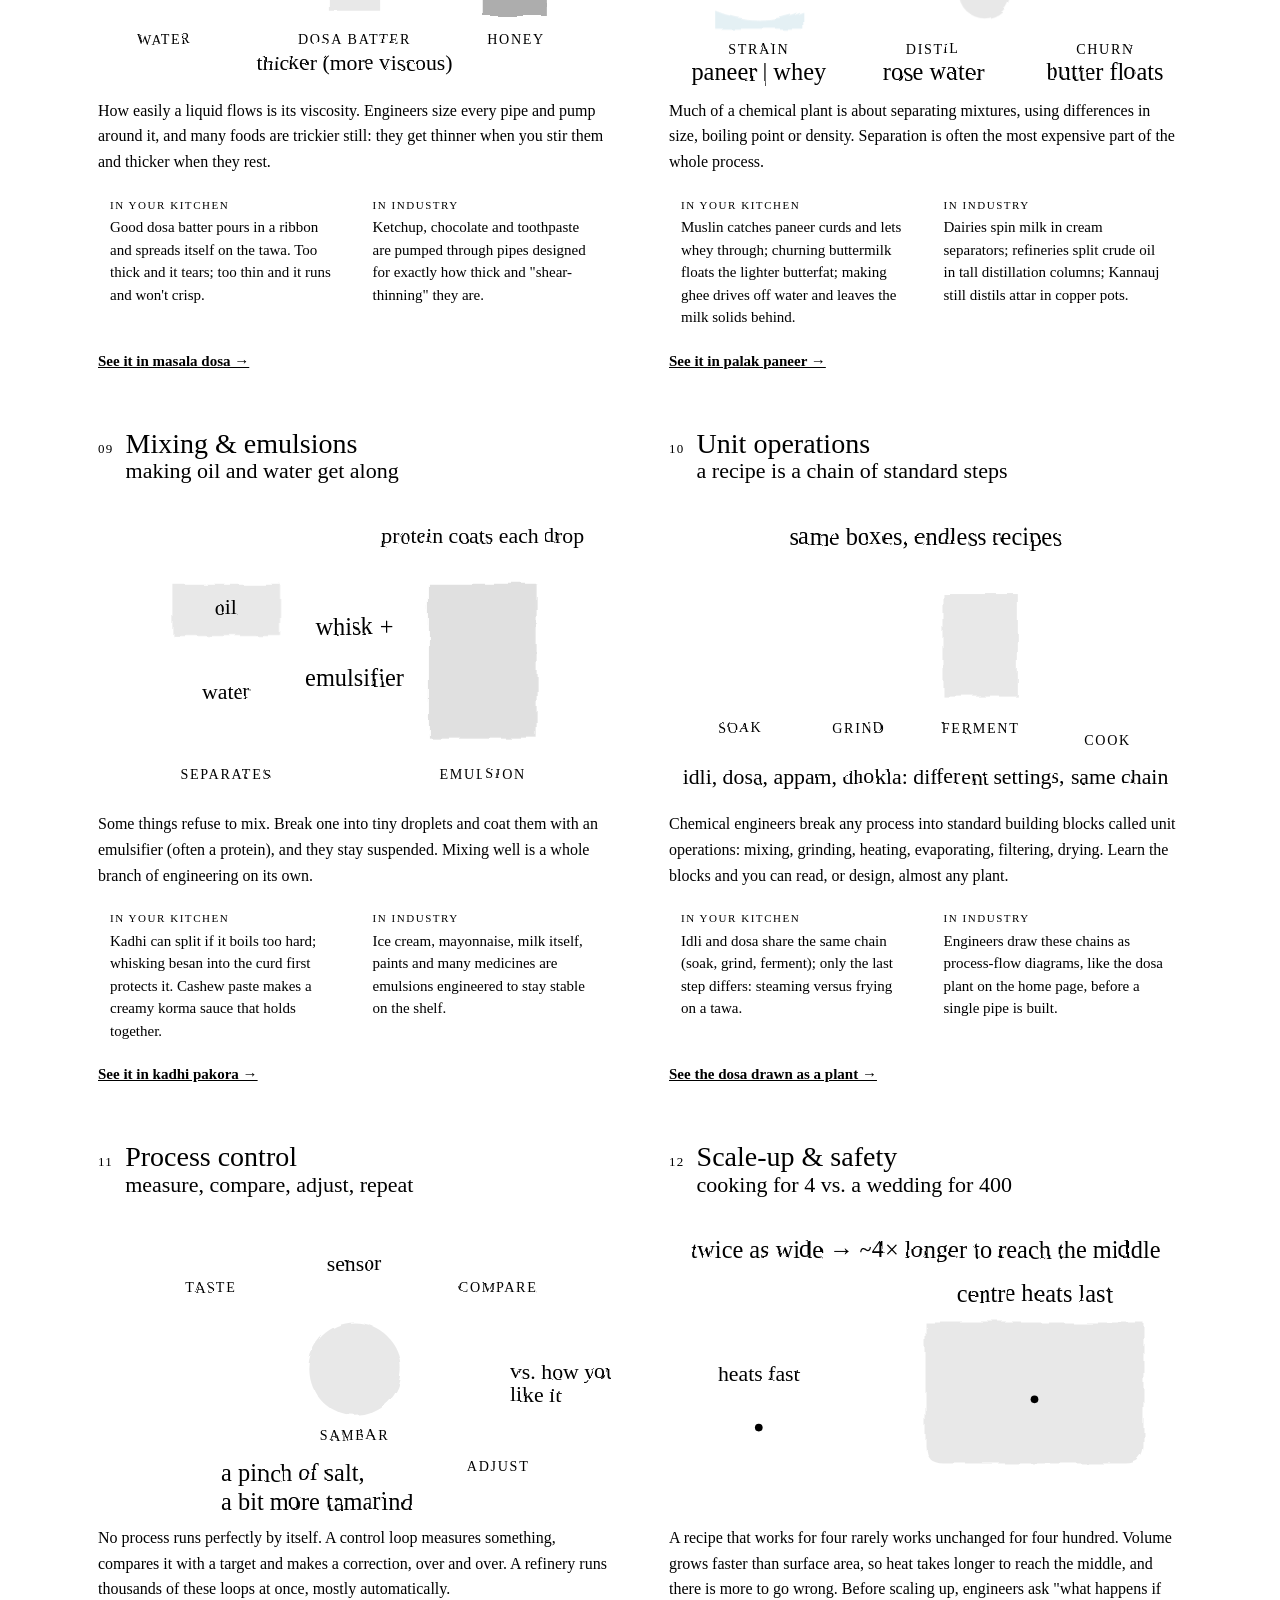
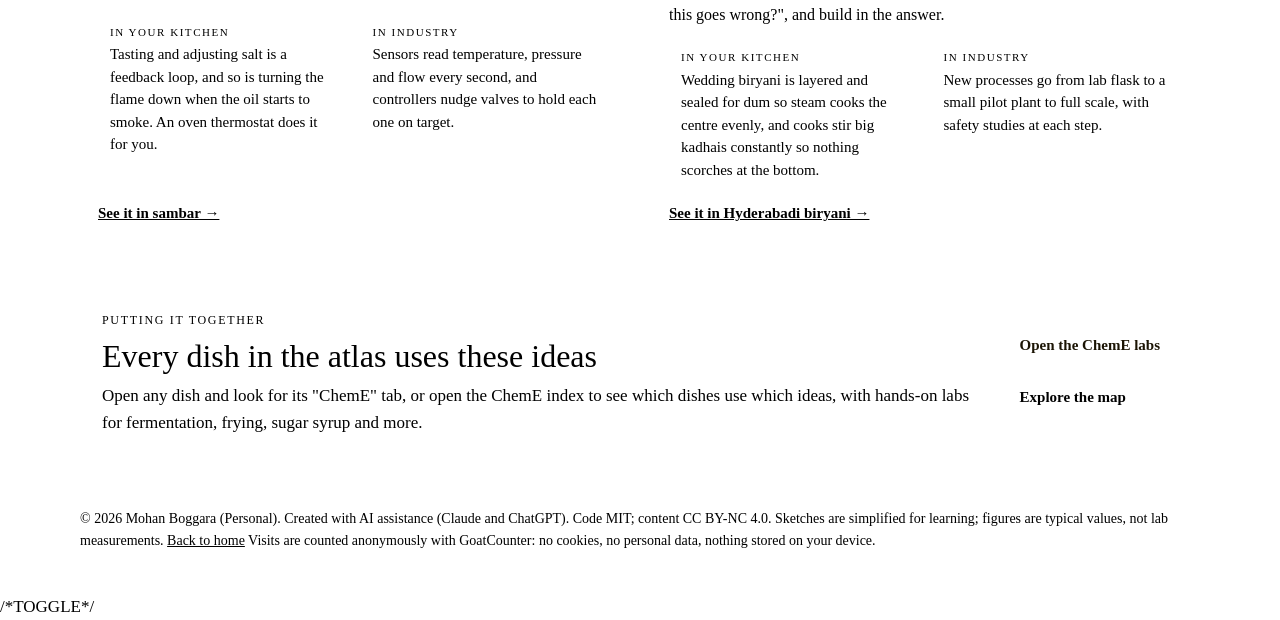
<file: cheme.html>
<!doctype html>
<html lang="en">
<head>
<meta charset="utf-8">
<meta name="viewport" content="width=device-width, initial-scale=1">
<title>What is chemical engineering? · ChemE Cooks</title>
<meta name="description" content="Twelve big ideas of chemical engineering, drawn in pencil and explained with things you already do in an Indian kitchen.">
<meta property="og:title" content="What is chemical engineering? · ChemE Cooks">
<meta property="og:description" content="Twelve big ideas of chemical engineering, drawn in pencil and explained with things you already do in an Indian kitchen.">
<meta property="og:type" content="website">
<meta property="og:site_name" content="ChemE Cooks">
<link rel="canonical" href="https://cheme-cooks.ekaneka.org/cheme/">
<meta property="og:url" content="https://cheme-cooks.ekaneka.org/cheme/">
<meta property="og:image" content="https://cheme-cooks.ekaneka.org/og-cheme.png">
<meta property="og:image:width" content="1200">
<meta property="og:image:height" content="630">
<meta property="og:image:alt" content="Pencil sketch: raw materials go into a process and come out as products">
<meta name="twitter:card" content="summary_large_image">
<meta name="twitter:title" content="What is chemical engineering? · ChemE Cooks">
<meta name="twitter:description" content="Twelve big ideas of chemical engineering, drawn in pencil and explained with things you already do in an Indian kitchen.">
<meta name="twitter:image" content="https://cheme-cooks.ekaneka.org/og-cheme.png">
<meta name="twitter:image:alt" content="Pencil sketch: raw materials go into a process and come out as products">
<script>(function(){var t;try{t=localStorage.getItem("cc-theme")}catch(e){}document.documentElement.setAttribute("data-theme",t==="light"?"light":"dark")})();</script>
/*FONTS*/
<style>
/*TOKENS*/
*{box-sizing:border-box}
html{scroll-behavior:smooth}
body{margin:0;background-color:var(--paper);background-image:linear-gradient(var(--grid) 1px,transparent 1px),linear-gradient(90deg,var(--grid) 1px,transparent 1px);background-size:24px 24px;color:var(--ink);font-family:var(--f-body);font-size:17px;line-height:1.6}
a{color:var(--turmeric-ink)}a:hover{color:var(--chili)}
.wrap{max-width:1160px;margin:0 auto;padding:0 20px}
.top{display:flex;justify-content:space-between;align-items:center;gap:16px;padding:20px 0;flex-wrap:wrap}
.brand{display:flex;align-items:center;gap:12px;text-decoration:none;color:var(--ink)}
.brand b{display:block;font-family:var(--f-display);font-weight:400;font-size:24px;line-height:1}
.brand small{display:block;font-family:var(--f-mono);font-size:11px;letter-spacing:.16em;color:var(--muted);margin-top:4px}
.nav{display:flex;gap:14px;align-items:center;flex-wrap:wrap}
.nav a{color:var(--ink);text-decoration:none;font-size:15px}.nav a:hover{color:var(--turmeric-ink)}
.btn{display:inline-flex;align-items:center;min-height:42px;padding:0 18px;border-radius:999px;border:1.5px solid var(--ink);color:var(--ink);text-decoration:none;font-weight:700;font-size:15px}
.btn.acc{background:var(--turmeric);border-color:var(--turmeric);color:#1b1404}.btn.acc:hover{color:#1b1404;filter:brightness(1.06)}
.themebtn{display:inline-flex;align-items:center;justify-content:center;width:36px;height:36px;border-radius:999px;border:1px solid var(--rule);background:var(--panel);color:var(--ink);cursor:pointer;padding:0;flex:none}
.themebtn:hover{border-color:var(--ink)}.themebtn .i-moon{display:none}
:root[data-theme="dark"] .themebtn .i-sun{display:none}:root[data-theme="dark"] .themebtn .i-moon{display:block}
.kick{font-family:var(--f-mono);font-size:12px;letter-spacing:.14em;color:var(--turmeric-ink);text-transform:uppercase}
.hand{font-family:var(--f-hand);color:var(--chili)}
h1,h2,h3{font-family:var(--f-display);font-weight:400;line-height:1.1;margin:0}
.intro{display:grid;grid-template-columns:minmax(0,1.1fr) minmax(0,.9fr);gap:36px;align-items:center;padding:28px 0 18px}
.intro h1{font-size:clamp(38px,5.4vw,60px);margin:12px 0 16px}
.intro .lead{font-size:19px;color:var(--ink-2);margin:0 0 14px;max-width:58ch}
.intro p{color:var(--ink-2);margin:0 0 12px;max-width:60ch}
.card{background:var(--panel);border:1px solid var(--rule);border-radius:16px}
.toc{display:flex;flex-wrap:wrap;gap:8px;margin:18px 0 6px;padding:0;list-style:none}
.toc a{display:inline-flex;gap:6px;align-items:center;padding:6px 12px;border:1px solid var(--rule);border-radius:999px;background:var(--panel);color:var(--ink);text-decoration:none;font-size:14px}
.toc a:hover{border-color:var(--turmeric)}
.toc b{font-family:var(--f-mono);font-weight:500;color:var(--turmeric-ink);font-size:12px}
.grid{display:grid;grid-template-columns:repeat(2,minmax(0,1fr));gap:22px;margin:26px 0 40px}
.concept{padding:16px 18px 18px;display:flex;flex-direction:column;gap:10px;scroll-margin-top:16px}
.concept header{display:flex;gap:12px;align-items:baseline}
.concept .no{font-family:var(--f-mono);font-size:13px;color:var(--turmeric-ink);letter-spacing:.1em}
.concept h2{font-size:28px}
.concept .sub{font-family:var(--f-hand);font-size:22px;color:var(--chili);line-height:1.1}
.concept p{margin:0;color:var(--ink-2);font-size:16px}
.pair{display:grid;grid-template-columns:1fr 1fr;gap:12px;margin-top:2px}
.pair div{background:var(--panel-2);border-radius:12px;padding:10px 12px;font-size:15px;color:var(--ink-2);line-height:1.5}
.pair b{display:block;font-family:var(--f-mono);font-size:11px;letter-spacing:.14em;text-transform:uppercase;color:var(--ink);font-weight:500;margin-bottom:3px}
.try{font-weight:700;font-size:15px;margin-top:auto}
.sk{width:100%;height:auto;display:block;background:var(--panel);border-radius:10px}
.sk .art{filter:url(#ckA)}
.sk .wash{filter:url(#ckB)}
.sk .ln{fill:none;stroke:var(--ink);stroke-width:2;stroke-linecap:round;stroke-linejoin:round}
.sk .th{fill:none;stroke:var(--ink-2);stroke-width:1.25;stroke-linecap:round;stroke-linejoin:round}
.sk .dash{stroke-dasharray:4 5}
.sk .fl{fill:none;stroke:var(--chili);stroke-width:2;stroke-linecap:round;stroke-linejoin:round}
.sk .ht{fill:none;stroke:var(--turmeric);stroke-width:2;stroke-linecap:round;stroke-linejoin:round}
.sk .dot{fill:var(--ink-2)}
.sk .lb{font-family:var(--f-mono);font-size:11px;letter-spacing:.12em;fill:var(--ink)}
.sk .nt{font-family:var(--f-hand);font-size:19px;fill:var(--chili)}
.sk .nt2{font-family:var(--f-hand);font-size:17px;fill:var(--ink-2)}
.sk .eq{font-family:var(--f-hand);font-size:24px;fill:var(--ink)}
.sk .w-blue{fill:#7fb2c9;opacity:.3}.sk .w-yel{fill:var(--turmeric);opacity:.2}.sk .w-red{fill:var(--chili);opacity:.15}.sk .w-grn{fill:var(--veg);opacity:.16}
:root[data-theme="dark"] .sk .w-yel,:root[data-theme="dark"] .sk .w-red{opacity:.09}:root[data-theme="dark"] .sk .w-blue{opacity:.2}
.sk .hfill{fill:url(#ckH)}.sk .hfill2{fill:url(#ckH2)}
.together{padding:22px;display:grid;grid-template-columns:minmax(0,1fr) auto;gap:20px;align-items:center;margin-bottom:28px}
.together h2{font-size:32px;margin:6px 0 8px}.together p{margin:0;color:var(--ink-2)}
.together .btns{display:flex;flex-direction:column;gap:10px}
footer{border-top:1px solid var(--rule);padding:22px 0 40px;color:var(--muted);font-size:14px}
@media (max-width:900px){.grid{grid-template-columns:1fr}.intro{grid-template-columns:1fr}.together{grid-template-columns:1fr}}
@media (max-width:520px){.pair{grid-template-columns:1fr}.nav a:not(.btn){display:none}.concept h2{font-size:25px}}
@media (prefers-reduced-motion:reduce){html{scroll-behavior:auto}}
</style>
</head>
<body>
<!-- shared pencil defs: kept out of layout but not display:none, so every sketch can use them -->
<svg width="0" height="0" style="position:absolute" aria-hidden="true" focusable="false">
<defs>
 <filter id="ckA" x="-5%" y="-5%" width="110%" height="110%"><feTurbulence type="fractalNoise" baseFrequency=".035" numOctaves="2" seed="4" result="n"/><feDisplacementMap in="SourceGraphic" in2="n" scale="2.6"/></filter>
 <filter id="ckB" x="-8%" y="-8%" width="116%" height="116%"><feTurbulence type="fractalNoise" baseFrequency=".05" numOctaves="2" seed="11" result="n"/><feDisplacementMap in="SourceGraphic" in2="n" scale="6"/></filter>
 <pattern id="ckH" width="7" height="7" patternUnits="userSpaceOnUse" patternTransform="rotate(-35)"><line x1="0" y1="0" x2="0" y2="7" stroke="var(--ink-2)" stroke-width="1" opacity=".5"/></pattern>
 <pattern id="ckH2" width="4" height="4" patternUnits="userSpaceOnUse" patternTransform="rotate(40)"><line x1="0" y1="0" x2="0" y2="4" stroke="var(--ink-2)" stroke-width="1" opacity=".6"/></pattern>
 <marker id="ckR" viewBox="0 0 10 10" refX="8" refY="5" markerWidth="8" markerHeight="8" orient="auto-start-reverse"><path d="M1 1.5 9 5 1 8.5" fill="none" stroke="var(--chili)" stroke-width="1.6" stroke-linecap="round" stroke-linejoin="round"/></marker>
 <marker id="ckI" viewBox="0 0 10 10" refX="8" refY="5" markerWidth="8" markerHeight="8" orient="auto-start-reverse"><path d="M1 1.5 9 5 1 8.5" fill="none" stroke="var(--ink-2)" stroke-width="1.6" stroke-linecap="round" stroke-linejoin="round"/></marker>
 <marker id="ckY" viewBox="0 0 10 10" refX="8" refY="5" markerWidth="8" markerHeight="8" orient="auto-start-reverse"><path d="M1 1.5 9 5 1 8.5" fill="none" stroke="var(--turmeric)" stroke-width="1.6" stroke-linecap="round" stroke-linejoin="round"/></marker>
</defs>
</svg>

<div class="wrap">
<header class="top">
  <a class="brand" href="../">
    <svg width="40" height="40" viewBox="0 0 36 36" aria-hidden="true"><circle cx="18" cy="18" r="17" fill="#a96c00"/><path d="M13 9h10M15 9v6.5L9.5 25a2.5 2.5 0 0 0 2.2 3.8h12.6a2.5 2.5 0 0 0 2.2-3.8L21 15.5V9" fill="none" stroke="#1b1404" stroke-width="1.8" stroke-linejoin="round"/><path d="M11.5 22h13" stroke="#1b1404" stroke-width="1.6"/></svg>
    <span><b>ChemE Cooks</b><small>INDIAN FOOD ATLAS</small></span>
  </a>
  <nav class="nav" aria-label="Main">
    <a href="../">Home</a>
    <a href="../#twist">The dosa plant</a>
    <a class="btn acc" href="../atlas/">Open the atlas</a>
    <button class="themebtn" type="button"><svg class="i-sun" width="16" height="16" viewBox="0 0 16 16" fill="none" stroke="currentColor" stroke-width="1.6" stroke-linecap="round" aria-hidden="true"><circle cx="8" cy="8" r="3"/><path d="M8 1v1.6M8 13.4V15M1 8h1.6M13.4 8H15M3 3l1.1 1.1M11.9 11.9 13 13M3 13l1.1-1.1M11.9 4.1 13 3"/></svg><svg class="i-moon" width="16" height="16" viewBox="0 0 16 16" fill="none" stroke="currentColor" stroke-width="1.6" stroke-linejoin="round" aria-hidden="true"><path d="M13.5 9.6A5.8 5.8 0 0 1 6.4 2.5a5.8 5.8 0 1 0 7.1 7.1z"/></svg></button>
  </nav>
</header>

<main>
<section class="intro" aria-labelledby="h1">
  <div>
    <span class="kick">Deep dive · optional reading</span>
    <h1 id="h1">What is chemical engineering?</h1>
    <p class="lead">Chemical engineers design the processes that turn raw materials into useful things: milk into paneer, cane into sugar, crude oil into fuel, a few cells into a vaccine. They work out how to do it safely, reliably, at scale, and without waste.</p>
    <p>You already practise most of it. Soaking, grinding, fermenting, frying, straining and tasting-then-adjusting are the same ideas a chemical plant runs on, just at kitchen size. Here are twelve of the big ones, each drawn in pencil and tied to something you have cooked.</p>
    <p class="hand" style="font-size:24px;margin:0">No equations needed. Skip straight to the food any time.</p>
  </div>
  <div class="card" style="padding:12px">
    <svg class="sk" viewBox="0 0 400 260" role="img" aria-labelledby="t0"><title id="t0">The big picture: raw materials go into a process and come out as products</title>
      <g class="wash"><rect x="146" y="112" width="110" height="64" class="w-yel"/><path d="M20 176q45-10 95 0v10H20z" class="w-grn"/></g>
      <g class="art">
        <path d="M18 178q50-12 100 0" class="ln"/>
        <path d="M40 178q-3-40 4-74M62 178q2-44-2-80M84 178q-2-36 6-66" class="th"/>
        <g class="th"><ellipse cx="44" cy="100" rx="4" ry="9"/><ellipse cx="60" cy="94" rx="4" ry="9"/><ellipse cx="90" cy="108" rx="4" ry="9"/></g>
        <path d="M122 146h22" class="fl" marker-end="url(#ckR)"/>
        <rect x="150" y="114" width="104" height="62" class="ln"/>
        <rect x="162" y="56" width="16" height="58" rx="7" class="ln"/><rect x="190" y="74" width="14" height="40" rx="6" class="ln"/><rect x="226" y="68" width="10" height="46" class="ln"/>
        <path d="M231 62q-8-8 0-16t2-14M170 56v-10h28v28" class="th"/>
        <path d="M160 140h20v20h20v-20h20v20h22" class="th dash"/>
        <path d="M258 146h22" class="fl" marker-end="url(#ckR)"/>
        <path d="M292 178v-38q0-8 7-12v-12h8v12q7 4 7 12v38z" class="ln"/><path d="M292 152h22" class="th"/>
        <path d="M326 178v-44l4-4 4 4 4-4 4 4 4-4 4 4v44z" class="ln"/><path d="M332 152h16" class="th"/>
        <rect x="360" y="160" width="28" height="14" rx="7" class="ln"/><path d="M374 160v14" class="th"/>
        <text x="66" y="210" class="lb" text-anchor="middle">RAW MATERIALS</text>
        <text x="202" y="210" class="lb" text-anchor="middle">PROCESS</text>
        <text x="340" y="210" class="lb" text-anchor="middle">PRODUCTS</text>
        <text x="200" y="244" class="nt" text-anchor="middle">change what stuff is: safely, at scale, without waste</text>
        <text x="200" y="34" class="nt2" text-anchor="middle">grain, milk, cane, crude oil, air</text>
      </g>
    </svg>
  </div>
</section>

<nav aria-label="Concepts"><ul class="toc">
  <li><a href="#balance"><b>01</b>Mass balance</a></li>
  <li><a href="#heat"><b>02</b>Heat transfer</a></li>
  <li><a href="#diffusion"><b>03</b>Diffusion</a></li>
  <li><a href="#kinetics"><b>04</b>Reaction rates</a></li>
  <li><a href="#ferment"><b>05</b>Fermentation</a></li>
  <li><a href="#pressure"><b>06</b>Pressure &amp; boiling</a></li>
  <li><a href="#flow"><b>07</b>Flow &amp; thickness</a></li>
  <li><a href="#separate"><b>08</b>Separations</a></li>
  <li><a href="#emulsion"><b>09</b>Mixing &amp; emulsions</a></li>
  <li><a href="#unitops"><b>10</b>Unit operations</a></li>
  <li><a href="#control"><b>11</b>Process control</a></li>
  <li><a href="#scale"><b>12</b>Scale-up &amp; safety</a></li>
</ul></nav>

<div class="grid">

<!-- 01 mass balance -->
<article class="card concept" id="balance">
  <header><span class="no">01</span><div><h2>Mass balance</h2><div class="sub">nothing vanishes, it only moves</div></div></header>
  <svg class="sk" viewBox="0 0 400 240" role="img" aria-labelledby="t1"><title id="t1">A pot of rice: rice and water go in, steam leaves, the rest stays in the swollen grains</title>
    <g class="wash"><path d="M132 130h136v48q0 16-16 16H148q-16 0-16-16z" class="w-blue"/></g>
    <g class="art">
      <path d="M128 112h144v66q0 18-18 18H146q-18 0-18-18z" class="ln"/><path d="M118 112h164M128 124h-12M272 124h12" class="ln"/>
      <path d="M132 136q17-7 34 0t34 0 34 0 34 0" class="th"/>
      <g class="th"><ellipse cx="160" cy="170" rx="9" ry="4"/><ellipse cx="184" cy="178" rx="9" ry="4" transform="rotate(18 184 178)"/><ellipse cx="210" cy="168" rx="9" ry="4"/><ellipse cx="236" cy="178" rx="9" ry="4" transform="rotate(-15 236 178)"/><ellipse cx="198" cy="152" rx="9" ry="4" transform="rotate(10 198 152)"/><ellipse cx="248" cy="154" rx="9" ry="4"/></g>
      <path d="M62 52q40 6 70 50" class="fl" marker-end="url(#ckR)"/>
      <text x="22" y="40" class="nt">IN: 1 cup rice</text><text x="22" y="62" class="nt">+ 2 cups water</text>
      <path d="M200 100q-10-14 0-28t0-28" class="th" marker-end="url(#ckI)"/><path d="M226 100q-10-14 0-28t0-24" class="th" marker-end="url(#ckI)"/>
      <text x="246" y="46" class="nt">OUT: steam</text>
      <text x="300" y="164" class="nt2">STAYS: water</text><text x="300" y="184" class="nt2">soaked into</text><text x="300" y="204" class="nt2">the grains</text>
      <path d="M296 172q-18 0-34 2" class="th" marker-end="url(#ckI)"/>
      <text x="200" y="230" class="eq" text-anchor="middle">in − out = what builds up inside</text>
    </g>
  </svg>
  <p>Engineers keep a ledger for every kilogram that enters and leaves a process. If the numbers don't add up, something is leaking, burning or hiding where nobody looked.</p>
  <div class="pair"><div><b>In your kitchen</b>Rice needs about twice its volume of water because some boils off as steam and the rest ends up inside the grains. Lid on means less escapes, so you need less.</div><div><b>In industry</b>A dairy knows exactly how much milk becomes paneer and how much leaves as whey, and sells the whey too.</div></div>
  <a class="try" href="../atlas/#curd-rice">See it in curd rice →</a>
</article>

<!-- 02 heat transfer -->
<article class="card concept" id="heat">
  <header><span class="no">02</span><div><h2>Heat transfer</h2><div class="sub">touch, flow and glow</div></div></header>
  <svg class="sk" viewBox="0 0 400 240" role="img" aria-labelledby="t2"><title id="t2">Three ways heat moves: conduction through a tawa, convection in a boiling pot, radiation inside a tandoor</title>
    <g class="wash"><path d="M150 96h100v62q0 12-12 12h-76q-12 0-12-12z" class="w-blue"/><path d="M300 180q38-20 76 0" class="w-red"/></g>
    <g class="art">
      <path d="M20 132h100" class="ln" style="stroke-width:4"/><path d="M34 126q36-12 72 0" class="ln"/>
      <path d="M44 150v-12M70 150v-12M96 150v-12" class="ht" marker-end="url(#ckY)"/>
      <path d="M44 184q6-22 12-10q4-18 12-26q4 16 10 22q6-12 12-16q0 18 6 30" class="fl"/>
      <path d="M150 92v66q0 14 14 14h72q14 0 14-14V92" class="ln"/><path d="M142 92h116" class="ln"/>
      <path d="M176 156a20 26 0 1 1 18-40" class="th" marker-end="url(#ckI)"/><path d="M224 156a20 26 0 1 0-18-40" class="th" marker-end="url(#ckI)"/>
      <path d="M172 200q6-18 12-8q4-14 12-22q4 14 10 18q6-10 12-12q0 14 4 24" class="fl"/>
      <path d="M296 196q-14-60 10-104h64q24 44 10 104z" class="ln"/><ellipse cx="338" cy="92" rx="32" ry="8" class="ln"/>
      <ellipse cx="312" cy="130" rx="7" ry="16" class="th hfill"/>
      <g class="th"><circle cx="326" cy="186" r="5"/><circle cx="340" cy="190" r="5"/><circle cx="354" cy="186" r="5"/></g>
      <path d="M334 176q-6-10-14-30M346 176q2-16 10-34M340 176q-2-14-2-26" class="ht dash" marker-end="url(#ckY)"/>
      <text x="70" y="214" class="lb" text-anchor="middle">CONDUCTION</text><text x="70" y="234" class="nt" text-anchor="middle">tawa → dosa</text>
      <text x="200" y="222" class="lb" text-anchor="middle">CONVECTION</text><text x="200" y="40" class="nt" text-anchor="middle">hot water rises,</text><text x="200" y="62" class="nt" text-anchor="middle">cool water sinks</text>
      <text x="338" y="222" class="lb" text-anchor="middle">RADIATION</text><text x="338" y="60" class="nt" text-anchor="middle">coals glow</text>
    </g>
  </svg>
  <p>Heat always flows from hot to cold, by three routes: through solid contact, carried by a moving liquid or gas, or as invisible infrared light. Designing equipment is mostly about getting the right amount of heat to the right place.</p>
  <div class="pair"><div><b>In your kitchen</b>A cast-iron tawa holds heat for a crisp dosa; stirring a pot speeds convection; a tandoor's 400 °C walls cook naan by radiation in about a minute.</div><div><b>In industry</b>Milk is pasteurised by flowing past hot steel plates in a heat exchanger: about 72 °C for 15 seconds, then cooled straight back down.</div></div>
  <a class="try" href="../atlas/#tandoori-chicken">See it in tandoori chicken →</a>
</article>

<!-- 03 diffusion -->
<article class="card concept" id="diffusion">
  <header><span class="no">03</span><div><h2>Diffusion</h2><div class="sub">from crowded to empty</div></div></header>
  <svg class="sk" viewBox="0 0 400 240" role="img" aria-labelledby="t3"><title id="t3">Tea colour spreading from a tea bag, and marinade soaking into a paneer cube from the outside in</title>
    <g class="wash"><circle cx="110" cy="128" r="34" class="w-yel"/><circle cx="110" cy="128" r="58" class="w-yel" style="opacity:.1"/><rect x="250" y="80" width="110" height="110" class="w-red"/></g>
    <g class="art">
      <path d="M40 70h140l-12 120q-2 14-16 14H68q-14 0-16-14z" class="ln"/><path d="M180 96q30 4 26 34t-30 30" class="ln"/>
      <rect x="96" y="112" width="28" height="34" rx="3" class="ln"/><path d="M110 112V40h26" class="th"/><rect x="136" y="32" width="18" height="14" class="th"/>
      <circle cx="110" cy="129" r="32" class="th dash"/><circle cx="110" cy="129" r="52" class="th dash" style="opacity:.6"/>
      <path d="M128 129h44M110 147v34" class="fl" marker-end="url(#ckR)"/>
      <rect x="252" y="82" width="106" height="106" class="ln"/><rect x="276" y="106" width="58" height="58" class="th dash"/>
      <rect x="254" y="84" width="102" height="20" class="hfill"/><rect x="254" y="166" width="102" height="20" class="hfill"/><rect x="254" y="104" width="20" height="62" class="hfill"/><rect x="336" y="104" width="20" height="62" class="hfill"/>
      <path d="M230 135h18M380 135h-18M305 60v18" class="fl" marker-end="url(#ckR)"/>
      <text x="110" y="226" class="lb" text-anchor="middle">TEA STEEPING</text>
      <text x="305" y="214" class="lb" text-anchor="middle">MARINADE</text>
      <text x="305" y="234" class="nt" text-anchor="middle">2× thicker → 4× the time</text>
    </g>
  </svg>
  <p>Molecules wander from where there are many to where there are few. It is slow, and it gets much slower with distance: double the thickness and it takes about four times as long.</p>
  <div class="pair"><div><b>In your kitchen</b>Cut paneer or chicken smaller and the marinade gets in far faster. Crushed CTC tea colours water in a minute; whole leaves take longer.</div><div><b>In industry</b>Sugar mills extract sugar from shredded cane by diffusion; instant coffee and tea are made the same way, then dried.</div></div>
  <a class="try" href="../atlas/#masala-chai">See it in masala chai →</a>
</article>

<!-- 04 kinetics -->
<article class="card concept" id="kinetics">
  <header><span class="no">04</span><div><h2>Reaction rates</h2><div class="sub">warmer means faster, a lot faster</div></div></header>
  <svg class="sk" viewBox="0 0 400 240" role="img" aria-labelledby="t4"><title id="t4">Reaction rate rises steeply with temperature; onions brown from pale to deep brown</title>
    <g class="wash"></g>
    <g class="art">
      <path d="M50 190h300M50 190V36" class="ln" marker-end="url(#ckI)"/>
      <path d="M60 186q120-4 190-40t90-110" class="fl"/>
      <path d="M200 190v-62" class="th dash"/><text x="200" y="208" class="nt2" text-anchor="middle">140 °C</text>
      <text x="206" y="118" class="nt">browning</text><text x="206" y="138" class="nt">kicks in</text>
      <text x="56" y="30" class="lb">RATE</text><text x="352" y="208" class="lb" text-anchor="end">TEMPERATURE</text>
      <text x="80" y="90" class="nt">≈ 2× faster</text><text x="80" y="112" class="nt">every 10 °C</text>
      <g><circle cx="80" cy="226" r="8" class="th"/><circle cx="110" cy="226" r="8" class="th"/><circle cx="140" cy="226" r="8" class="th hfill"/><circle cx="170" cy="226" r="8" class="th hfill2"/><circle cx="200" cy="226" r="8" class="dot"/></g>
      <text x="216" y="231" class="nt2">onions: raw → brown</text>
    </g>
  </svg>
  <p>Chemical reactions speed up sharply as things heat up. That one fact decides cooking times, shelf life, and how big a reactor has to be.</p>
  <div class="pair"><div><b>In your kitchen</b>Browning (the Maillard reaction) barely happens in boiling water at 100 °C but races in hot oil. Sugar syrup changes stage within a few degrees, which is why jalebi chashni needs watching.</div><div><b>In industry</b>Companies "age" products quickly in warm rooms to predict shelf life, and run reactors at the temperature that balances speed against unwanted side reactions.</div></div>
  <a class="try" href="../atlas/#jalebi">Try the sugar-syrup lab in jalebi →</a>
</article>

<!-- 05 fermentation -->
<article class="card concept" id="ferment">
  <header><span class="no">05</span><div><h2>Fermentation</h2><div class="sub">tiny workers, big results</div></div></header>
  <svg class="sk" viewBox="0 0 400 240" role="img" aria-labelledby="t5"><title id="t5">A jar of curd full of bacteria, and their growth curve: a slow start, fast growth, then a plateau</title>
    <g class="wash"><path d="M48 96h104v86q0 14-14 14H62q-14 0-14-14z" class="w-yel"/></g>
    <g class="art">
      <path d="M44 72h112v110q0 18-18 18H62q-18 0-18-18z" class="ln"/><path d="M38 72h124" class="ln"/><path d="M48 96q13-6 26 0t26 0 26 0 26 0" class="th"/>
      <g class="th"><path d="M66 120h10M96 132h10M126 118h10M74 156h10M110 164h10M136 150h10M90 180h10M60 186h8M124 186h10"/><circle cx="84" cy="140" r="2.5"/><circle cx="118" cy="144" r="2.5"/><circle cx="66" cy="170" r="2.5"/></g>
      <text x="100" y="46" class="nt" text-anchor="middle">milk sugar → acid</text>
      <text x="100" y="228" class="lb" text-anchor="middle">CURD SETTING</text>
      <path d="M210 190h170M210 190V60" class="ln" marker-end="url(#ckI)"/>
      <path d="M214 184q30 0 44-10t30-70q14-34 40-36t48-2" class="fl"/>
      <text x="236" y="176" class="nt2">wait</text><text x="300" y="126" class="nt2">grow</text><text x="330" y="58" class="nt2">plateau</text>
      <text x="216" y="54" class="lb">MICROBES</text><text x="380" y="208" class="lb" text-anchor="end">TIME</text>
      <text x="295" y="230" class="nt" text-anchor="middle">warmer → shorter wait</text>
    </g>
  </svg>
  <p>Bacteria and yeast are living chemical factories. Give them food, warmth and time, and they make acid, gas, flavour and texture. A tank that runs them under control is called a bioreactor.</p>
  <div class="pair"><div><b>In your kitchen</b>Idli batter rises from carbon dioxide; curd thickens as acid sets the milk protein. In a cold winter kitchen both can take twice as long.</div><div><b>In industry</b>The same idea, in steel tanks with sensors, makes yoghurt, bread yeast, insulin, many vaccines and ethanol fuel.</div></div>
  <a class="try" href="../atlas/#idli">Try the fermentation lab in idli →</a>
</article>

<!-- 06 pressure -->
<article class="card concept" id="pressure">
  <header><span class="no">06</span><div><h2>Pressure &amp; boiling</h2><div class="sub">why the cooker whistles</div></div></header>
  <svg class="sk" viewBox="0 0 400 240" role="img" aria-labelledby="t6"><title id="t6">A pressure cooker: trapped steam raises the pressure, so water boils hotter, about 120 °C; the whistle releases extra pressure</title>
    <g class="wash"><path d="M54 140h132v44q0 14-14 14H68q-14 0-14-14z" class="w-blue"/></g>
    <g class="art">
      <path d="M50 96h140v88q0 18-18 18H68q-18 0-18-18z" class="ln"/><path d="M44 96q76-22 152 0" class="ln"/><path d="M190 108h50" class="ln" style="stroke-width:4"/>
      <rect x="112" y="64" width="16" height="16" rx="3" class="ln"/><path d="M120 64v-6" class="ln"/>
      <path d="M114 50q-10-10 0-20M126 50q10-12 0-22" class="th"/>
      <path d="M54 140q16-6 33 0t33 0 33 0 33 0" class="th"/>
      <g class="th"><circle cx="80" cy="166" r="4"/><circle cx="110" cy="176" r="5"/><circle cx="146" cy="162" r="4"/><circle cx="168" cy="178" r="3"/></g>
      <path d="M90 124v-14M150 124v-14" class="fl" marker-end="url(#ckR)"/>
      <text x="140" y="34" class="nt">whistle = safety valve</text>
      <text x="120" y="228" class="lb" text-anchor="middle">PRESSURE COOKER</text>
      <path d="M262 190h120M262 190V70" class="ln" marker-end="url(#ckI)"/>
      <path d="M268 170q40-30 104-64" class="fl"/>
      <circle cx="282" cy="162" r="4" class="dot"/><circle cx="350" cy="118" r="4" class="dot"/>
      <text x="290" y="182" class="nt2">100 °C open pot</text><text x="300" y="104" class="nt">≈ 120 °C</text><text x="300" y="86" class="nt2">sealed cooker</text>
      <text x="268" y="64" class="lb">BOILING POINT</text><text x="382" y="208" class="lb" text-anchor="end">PRESSURE</text>
    </g>
  </svg>
  <p>Water boils at 100 °C only at sea-level pressure. Trap the steam and the pressure rises, so the water has to get hotter before it can boil. Every pressurised vessel needs a relief valve in case the pressure climbs too far.</p>
  <div class="pair"><div><b>In your kitchen</b>At about 120 °C, dal and rajma soften in a fraction of the open-pot time. In the mountains water boils below 100 °C, so open-pot cooking is slower there.</div><div><b>In industry</b>Canned food is sterilised in giant pressure cookers called retorts at 121 °C. Boilers and reactors carry relief valves, just like your whistle.</div></div>
  <a class="try" href="../atlas/#dal-makhani">See it in dal makhani →</a>
</article>

<!-- 07 flow -->
<article class="card concept" id="flow">
  <header><span class="no">07</span><div><h2>Flow &amp; thickness</h2><div class="sub">how fast does it pour?</div></div></header>
  <svg class="sk" viewBox="0 0 400 240" role="img" aria-labelledby="t7"><title id="t7">Three ladles pouring: water in a thin fast stream, dosa batter in a ribbon, honey in a thick slow coil</title>
    <g class="wash"><path d="M180 160q20-10 40 0v20h-40z" class="w-yel"/><path d="M300 170q24-10 50 0v14h-50z" class="w-yel" style="opacity:.32"/></g>
    <g class="art">
      <g class="ln"><path d="M30 60q20 26 46 0"/><path d="M76 60l40-30"/><path d="M180 60q20 26 46 0"/><path d="M226 60l40-30"/><path d="M302 60q20 26 46 0"/><path d="M348 60l40-30"/></g>
      <path d="M50 74v80" class="th"/><g class="th"><circle cx="50" cy="166" r="2"/><circle cx="50" cy="178" r="2"/></g><path d="M30 190q20-6 40 0" class="th"/>
      <path d="M198 74q4 40-2 86" class="ln" style="stroke-width:6;opacity:.75"/><path d="M178 172q22-14 44 0" class="th"/>
      <path d="M324 74q-2 40 2 82" class="ln" style="stroke-width:12;opacity:.6"/><path d="M308 170q4-12 18-12t18 12q-6 8-18 8t-18-8" class="th"/><path d="M314 162q12 6 24 0" class="th"/>
      <text x="52" y="206" class="lb" text-anchor="middle">WATER</text><text x="200" y="206" class="lb" text-anchor="middle">DOSA BATTER</text><text x="326" y="206" class="lb" text-anchor="middle">HONEY</text>
      <path d="M40 234h300" class="fl" marker-end="url(#ckR)"/><text x="200" y="226" class="nt2" text-anchor="middle">thicker (more viscous)</text>
    </g>
  </svg>
  <p>How easily a liquid flows is its viscosity. Engineers size every pipe and pump around it, and many foods are trickier still: they get thinner when you stir them and thicker when they rest.</p>
  <div class="pair"><div><b>In your kitchen</b>Good dosa batter pours in a ribbon and spreads itself on the tawa. Too thick and it tears; too thin and it runs and won't crisp.</div><div><b>In industry</b>Ketchup, chocolate and toothpaste are pumped through pipes designed for exactly how thick and "shear-thinning" they are.</div></div>
  <a class="try" href="../atlas/#masala-dosa">See it in masala dosa →</a>
</article>

<!-- 08 separations -->
<article class="card concept" id="separate">
  <header><span class="no">08</span><div><h2>Separations</h2><div class="sub">pulling one thing out of another</div></div></header>
  <svg class="sk" viewBox="0 0 400 240" role="img" aria-labelledby="t8"><title id="t8">Three separations: paneer straining in muslin, rose water distilling, butter floating while churning</title>
    <g class="wash"><path d="M36 180q34 14 68 0v14H36z" class="w-blue"/><circle cx="246" cy="166" r="20" class="w-red"/><ellipse cx="340" cy="112" rx="34" ry="8" class="w-yel"/></g>
    <g class="art">
      <path d="M70 30v24" class="th"/><path d="M70 54q-34 26-24 58t24 26 24-26-24-58" class="ln"/><path d="M58 92q12 8 24 0" class="th"/>
      <path d="M70 142v8M64 156v6M76 162v6" class="fl"/>
      <path d="M30 172q40 30 80 0" class="ln"/>
      <text x="70" y="214" class="lb" text-anchor="middle">STRAIN</text><text x="70" y="234" class="nt" text-anchor="middle">paneer | whey</text>
      <path d="M150 150q0-30 28-30t28 30v30h-56z" class="ln"/><path d="M162 196q16-14 32 0" class="fl"/>
      <path d="M200 124q20-40 60-34" class="ln"/><path d="M226 98l30 10" class="th"/>
      <path d="M258 96v34" class="th"/><path d="M232 186a16 16 0 1 0 28 0l-8-26h-12z" class="ln"/><path d="M258 132v6M258 144v6" class="fl"/>
      <text x="206" y="214" class="lb" text-anchor="middle">DISTIL</text><text x="206" y="234" class="nt" text-anchor="middle">rose water</text>
      <path d="M304 110v74q0 12 12 12h48q12 0 12-12v-74" class="ln"/><path d="M340 36v130M330 166h20" class="ln"/>
      <path d="M318 130a22 8 0 0 0 44 0" class="th" marker-end="url(#ckI)"/>
      <g class="th"><circle cx="318" cy="112" r="5"/><circle cx="356" cy="110" r="6"/><circle cx="332" cy="104" r="4"/></g>
      <text x="340" y="214" class="lb" text-anchor="middle">CHURN</text><text x="340" y="234" class="nt" text-anchor="middle">butter floats</text>
    </g>
  </svg>
  <p>Much of a chemical plant is about separating mixtures, using differences in size, boiling point or density. Separation is often the most expensive part of the whole process.</p>
  <div class="pair"><div><b>In your kitchen</b>Muslin catches paneer curds and lets whey through; churning buttermilk floats the lighter butterfat; making ghee drives off water and leaves the milk solids behind.</div><div><b>In industry</b>Dairies spin milk in cream separators; refineries split crude oil in tall distillation columns; Kannauj still distils attar in copper pots.</div></div>
  <a class="try" href="../atlas/#palak-paneer">See it in palak paneer →</a>
</article>

<!-- 09 emulsions -->
<article class="card concept" id="emulsion">
  <header><span class="no">09</span><div><h2>Mixing &amp; emulsions</h2><div class="sub">making oil and water get along</div></div></header>
  <svg class="sk" viewBox="0 0 400 240" role="img" aria-labelledby="t9"><title id="t9">Oil and water separate into layers; whisked with an emulsifier, the oil breaks into tiny protected droplets</title>
    <g class="wash"><rect x="58" y="70" width="84" height="40" class="w-yel"/><rect x="258" y="70" width="84" height="120" class="w-yel" style="opacity:.12"/></g>
    <g class="art">
      <path d="M54 50v134q0 12 12 12h68q12 0 12-12V50" class="ln"/><path d="M56 110q22-6 44 0t44 0" class="th"/>
      <text x="100" y="94" class="nt2" text-anchor="middle">oil</text><text x="100" y="160" class="nt2" text-anchor="middle">water</text>
      <text x="100" y="222" class="lb" text-anchor="middle">SEPARATES</text>
      <path d="M170 124h60" class="fl" marker-end="url(#ckR)"/><text x="200" y="110" class="nt" text-anchor="middle">whisk +</text><text x="200" y="150" class="nt" text-anchor="middle">emulsifier</text>
      <path d="M254 50v134q0 12 12 12h68q12 0 12-12V50" class="ln"/>
      <g class="th"><circle cx="276" cy="80" r="7"/><circle cx="304" cy="96" r="6"/><circle cx="326" cy="78" r="5"/><circle cx="286" cy="122" r="6"/><circle cx="318" cy="132" r="7"/><circle cx="296" cy="160" r="5"/><circle cx="328" cy="170" r="6"/><circle cx="272" cy="176" r="5"/><circle cx="312" cy="106" r="4"/></g>
      <g class="th dash"><circle cx="276" cy="80" r="10"/><circle cx="318" cy="132" r="10"/><circle cx="286" cy="122" r="9"/></g>
      <text x="300" y="222" class="lb" text-anchor="middle">EMULSION</text>
      <text x="300" y="38" class="nt2" text-anchor="middle">protein coats each drop</text>
    </g>
  </svg>
  <p>Some things refuse to mix. Break one into tiny droplets and coat them with an emulsifier (often a protein), and they stay suspended. Mixing well is a whole branch of engineering on its own.</p>
  <div class="pair"><div><b>In your kitchen</b>Kadhi can split if it boils too hard; whisking besan into the curd first protects it. Cashew paste makes a creamy korma sauce that holds together.</div><div><b>In industry</b>Ice cream, mayonnaise, milk itself, paints and many medicines are emulsions engineered to stay stable on the shelf.</div></div>
  <a class="try" href="../atlas/#kadhi-pakora">See it in kadhi pakora →</a>
</article>

<!-- 10 unit operations -->
<article class="card concept" id="unitops">
  <header><span class="no">10</span><div><h2>Unit operations</h2><div class="sub">a recipe is a chain of standard steps</div></div></header>
  <svg class="sk" viewBox="0 0 400 240" role="img" aria-labelledby="t10"><title id="t10">Process-flow symbols: soak, grind, ferment, cook; each a standard unit operation joined by arrows</title>
    <g class="wash"><rect x="214" y="78" width="58" height="80" class="w-yel"/></g>
    <g class="art">
      <path d="M24 90v52q0 10 10 10h44q10 0 10-10V90" class="ln"/><path d="M26 106q16-6 31 0t31 0" class="th"/>
      <ellipse cx="148" cy="92" rx="30" ry="8" class="ln"/><path d="M118 92v52q0 8 30 8t30-8V92" class="ln"/><ellipse cx="148" cy="120" rx="16" ry="9" class="th hfill2"/>
      <path d="M212 90q30-22 62 0v62q0 8-8 8h-46q-8 0-8-8z" class="ln"/><g class="th"><circle cx="230" cy="120" r="4"/><circle cx="250" cy="134" r="5"/><circle cx="258" cy="112" r="3"/></g>
      <ellipse cx="342" cy="130" rx="38" ry="8" class="ln"/><path d="M322 170q6-18 12-8q4-14 10-18q4 12 10 16q4-8 8-10q0 12 2 20" class="fl"/>
      <path d="M90 124h24M180 124h28M276 124h26" class="fl" marker-end="url(#ckR)"/>
      <text x="56" y="186" class="lb" text-anchor="middle">SOAK</text><text x="148" y="186" class="lb" text-anchor="middle">GRIND</text><text x="243" y="186" class="lb" text-anchor="middle">FERMENT</text><text x="342" y="196" class="lb" text-anchor="middle">COOK</text>
      <text x="200" y="40" class="nt" text-anchor="middle">same boxes, endless recipes</text>
      <text x="200" y="226" class="nt2" text-anchor="middle">idli, dosa, appam, dhokla: different settings, same chain</text>
    </g>
  </svg>
  <p>Chemical engineers break any process into standard building blocks called unit operations: mixing, grinding, heating, evaporating, filtering, drying. Learn the blocks and you can read, or design, almost any plant.</p>
  <div class="pair"><div><b>In your kitchen</b>Idli and dosa share the same chain (soak, grind, ferment); only the last step differs: steaming versus frying on a tawa.</div><div><b>In industry</b>Engineers draw these chains as process-flow diagrams, like the dosa plant on the home page, before a single pipe is built.</div></div>
  <a class="try" href="../#twist">See the dosa drawn as a plant →</a>
</article>

<!-- 11 control -->
<article class="card concept" id="control">
  <header><span class="no">11</span><div><h2>Process control</h2><div class="sub">measure, compare, adjust, repeat</div></div></header>
  <svg class="sk" viewBox="0 0 400 240" role="img" aria-labelledby="t11"><title id="t11">A feedback loop: taste the sambar, compare with how you like it, add salt or tamarind, then taste again</title>
    <g class="wash"><circle cx="200" cy="126" r="36" class="w-red"/></g>
    <g class="art">
      <path d="M170 110h60v34q0 14-14 14h-32q-14 0-14-14z" class="ln"/><path d="M164 110h72" class="ln"/><path d="M176 124q12-5 24 0t24 0" class="th"/>
      <text x="200" y="182" class="lb" text-anchor="middle">SAMBAR</text>
      <rect x="40" y="40" width="96" height="40" rx="10" class="ln"/><text x="88" y="66" class="lb" text-anchor="middle">TASTE</text>
      <rect x="264" y="40" width="96" height="40" rx="10" class="ln"/><text x="312" y="66" class="lb" text-anchor="middle">COMPARE</text>
      <rect x="264" y="180" width="96" height="40" rx="10" class="ln"/><text x="312" y="206" class="lb" text-anchor="middle">ADJUST</text>
      <path d="M160 126q-70 0-72-40" class="fl" marker-end="url(#ckR)"/>
      <path d="M140 60h118" class="fl" marker-end="url(#ckR)"/>
      <path d="M312 84v90" class="fl" marker-end="url(#ckR)"/>
      <path d="M262 200q-20 0-36-36" class="fl" marker-end="url(#ckR)"/>
      <text x="200" y="50" class="nt2" text-anchor="middle">sensor</text><text x="322" y="134" class="nt2">vs. how you</text><text x="322" y="152" class="nt2">like it</text>
      <text x="96" y="214" class="nt">a pinch of salt,</text><text x="96" y="236" class="nt">a bit more tamarind</text>
    </g>
  </svg>
  <p>No process runs perfectly by itself. A control loop measures something, compares it with a target and makes a correction, over and over. A refinery runs thousands of these loops at once, mostly automatically.</p>
  <div class="pair"><div><b>In your kitchen</b>Tasting and adjusting salt is a feedback loop, and so is turning the flame down when the oil starts to smoke. An oven thermostat does it for you.</div><div><b>In industry</b>Sensors read temperature, pressure and flow every second, and controllers nudge valves to hold each one on target.</div></div>
  <a class="try" href="../atlas/#sambar">See it in sambar →</a>
</article>

<!-- 12 scale-up -->
<article class="card concept" id="scale">
  <header><span class="no">12</span><div><h2>Scale-up &amp; safety</h2><div class="sub">cooking for 4 vs. a wedding for 400</div></div></header>
  <svg class="sk" viewBox="0 0 400 240" role="img" aria-labelledby="t12"><title id="t12">A small pot next to a huge wedding degchi with a person for scale; heat takes much longer to reach the centre of the big one</title>
    <g class="wash"><path d="M200 90h170v96q0 14-14 14H214q-14 0-14-14z" class="w-yel"/></g>
    <g class="art">
      <path d="M40 150h60v30q0 10-10 10H50q-10 0-10-10z" class="ln"/><path d="M34 150h72" class="ln"/><circle cx="70" cy="172" r="3" class="dot"/>
      <path d="M50 206v-10M70 206v-10M90 206v-10" class="ht" marker-end="url(#ckY)"/>
      <path d="M196 86h178v100q0 16-16 16H212q-16 0-16-16z" class="ln"/><path d="M186 86h198" class="ln"/><circle cx="285" cy="150" r="3" class="dot"/>
      <path d="M220 222v-14M250 222v-14M285 222v-14M320 222v-14M350 222v-14" class="ht" marker-end="url(#ckY)"/>
      <path d="M285 196v-38" class="th dash" marker-end="url(#ckI)"/>
      <circle cx="150" cy="118" r="8" class="th"/><path d="M150 126v40M150 166l-10 32M150 166l10 32M150 140l-14 12M150 140l14 12" class="th"/>
      <text x="70" y="136" class="nt2" text-anchor="middle">heats fast</text>
      <text x="285" y="74" class="nt" text-anchor="middle">centre heats last</text>
      <text x="200" y="40" class="nt" text-anchor="middle">twice as wide → ~4× longer to reach the middle</text>
    </g>
  </svg>
  <p>A recipe that works for four rarely works unchanged for four hundred. Volume grows faster than surface area, so heat takes longer to reach the middle, and there is more to go wrong. Before scaling up, engineers ask "what happens if this goes wrong?", and build in the answer.</p>
  <div class="pair"><div><b>In your kitchen</b>Wedding biryani is layered and sealed for dum so steam cooks the centre evenly, and cooks stir big kadhais constantly so nothing scorches at the bottom.</div><div><b>In industry</b>New processes go from lab flask to a small pilot plant to full scale, with safety studies at each step.</div></div>
  <a class="try" href="../atlas/#hyderabadi-biryani">See it in Hyderabadi biryani →</a>
</article>

</div>

<section class="card together" aria-labelledby="h-tog">
  <div>
    <span class="kick">Putting it together</span>
    <h2 id="h-tog">Every dish in the atlas uses these ideas</h2>
    <p>Open any dish and look for its "ChemE" tab, or open the ChemE index to see which dishes use which ideas, with hands-on labs for fermentation, frying, sugar syrup and more.</p>
  </div>
  <div class="btns">
    <a class="btn acc" href="../atlas/#labs">Open the ChemE labs</a>
    <a class="btn" href="../atlas/">Explore the map</a>
  </div>
</section>
</main>

<footer>
  © 2026 Mohan Boggara (Personal). Created with AI assistance (Claude and ChatGPT). Code MIT; content CC BY-NC 4.0. Sketches are simplified for learning; figures are typical values, not lab measurements. <a href="../">Back to home</a>
 Visits are counted anonymously with GoatCounter: no cookies, no personal data, nothing stored on your device.
</footer>
</div>
/*TOGGLE*/
<script data-goatcounter="https://chemecooks.goatcounter.com/count" async src="https://gc.zgo.at/count.js"></script>
</body>
</html>
</file>
